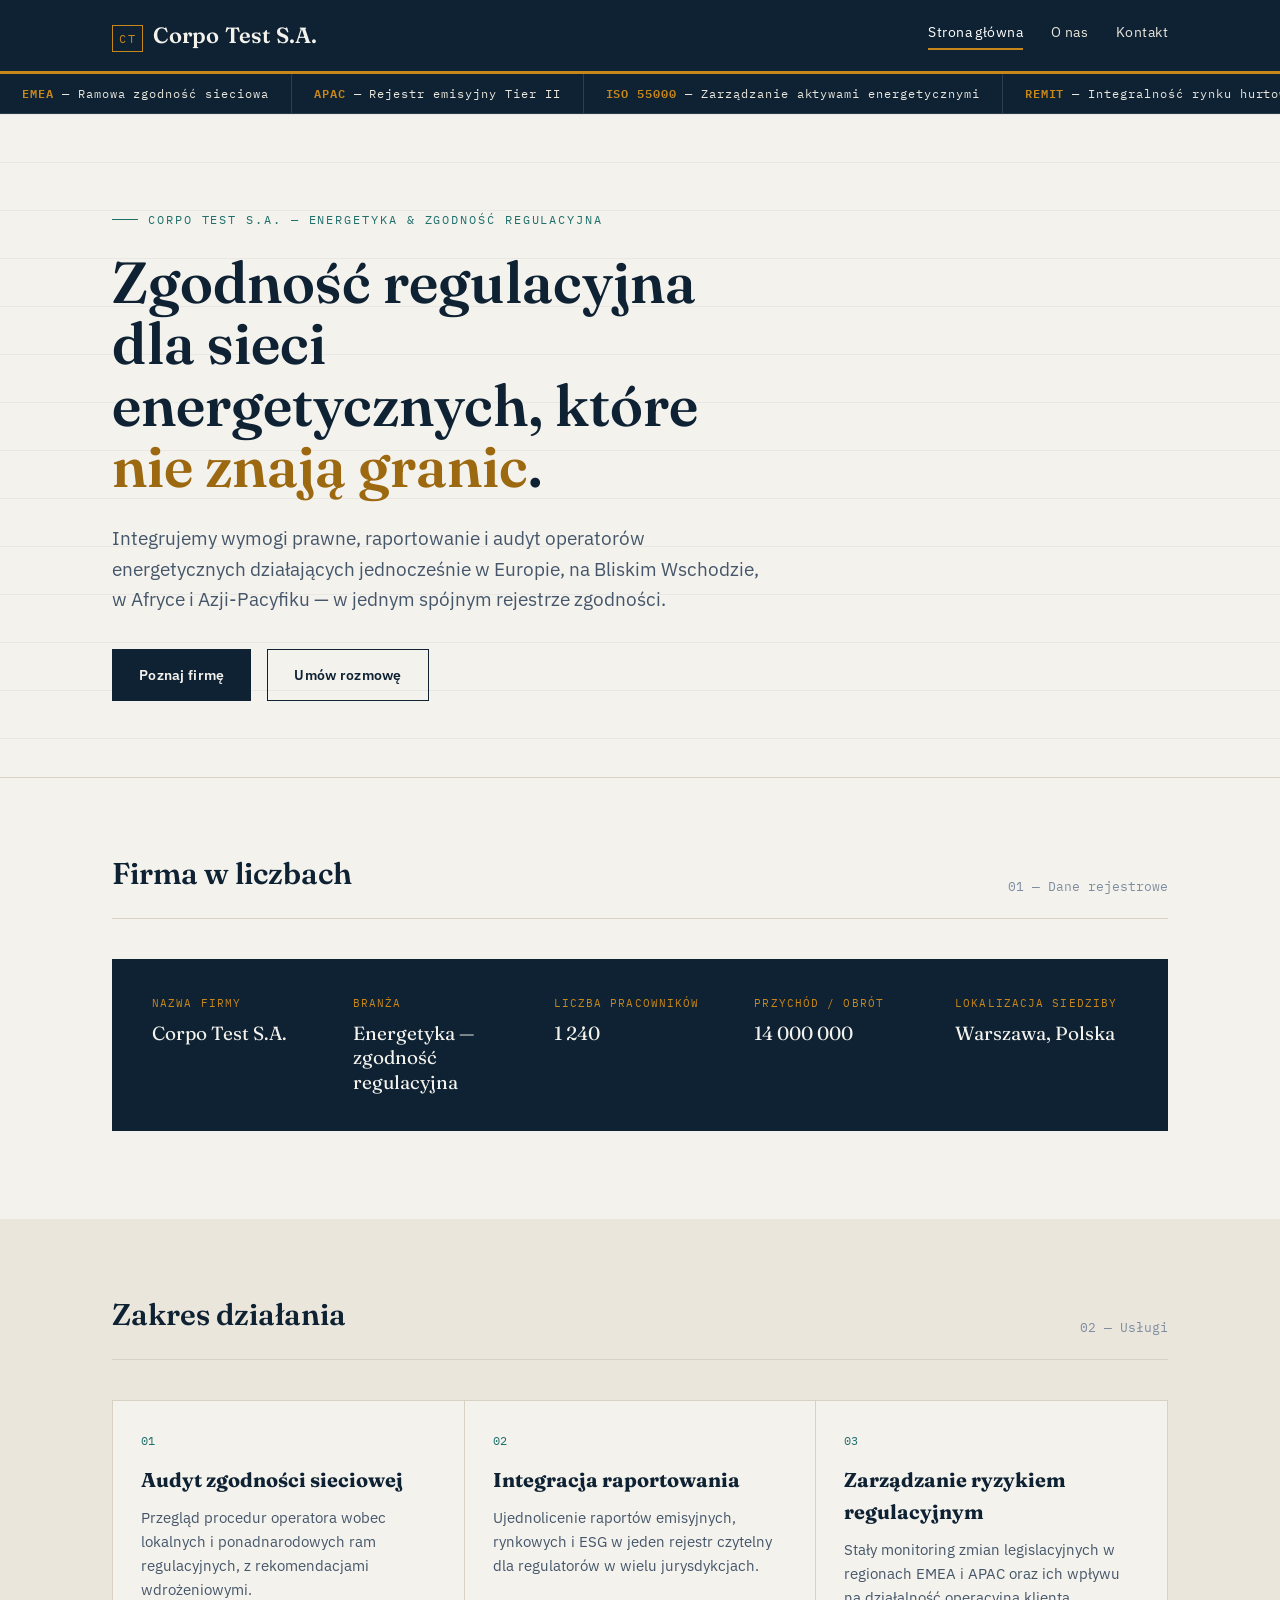
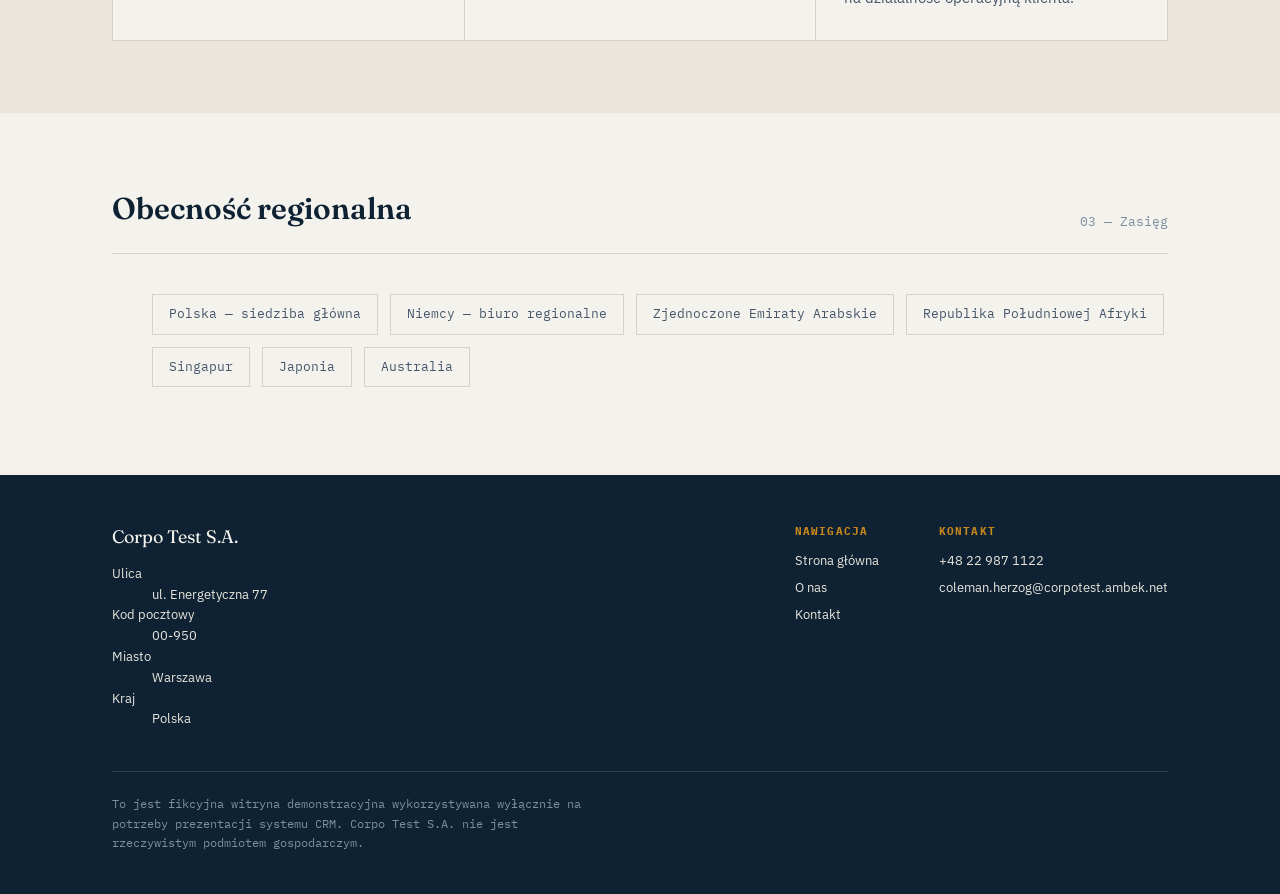
<file: index.html>
<!DOCTYPE html>
<html lang="pl">
<head>
<meta charset="UTF-8">
<meta name="viewport" content="width=device-width, initial-scale=1.0">
<title>Corpo Test S.A. — Zgodność regulacyjna w energetyce EMEA/APAC</title>
<meta name="description" content="Corpo Test S.A. — doradztwo i integracja zgodności regulacyjnej dla multinarodowych operatorów energetycznych w regionach EMEA i APAC.">
<link rel="preconnect" href="https://fonts.googleapis.com">
<link href="https://fonts.googleapis.com/css2?family=Fraunces:opsz,wght@9..144,500;9..144,600;9..144,700&family=IBM+Plex+Sans:wght@400;500;600&family=IBM+Plex+Mono:wght@400;500;600&display=swap" rel="stylesheet">
<link rel="stylesheet" href="style.css">
</head>
<body>

<header class="site-header">
  <div class="wrap">
    <a class="brand" href="index.html">
      <span class="brand-mark">CT</span>
      <span class="brand-name">Corpo Test S.A.</span>
    </a>
    <nav class="site-nav">
      <a href="index.html" aria-current="page">Strona główna</a>
      <a href="o-nas.html">O nas</a>
      <a href="kontakt.html">Kontakt</a>
    </nav>
  </div>
</header>

<div class="ledger-strip" aria-hidden="true">
  <div class="ledger-track">
    <span><b>EMEA</b> — Ramowa zgodność sieciowa</span>
    <span><b>APAC</b> — Rejestr emisyjny Tier II</span>
    <span><b>ISO 55000</b> — Zarządzanie aktywami energetycznymi</span>
    <span><b>REMIT</b> — Integralność rynku hurtowego</span>
    <span><b>ESG</b> — Raportowanie łańcucha dostaw</span>
    <span><b>EMEA</b> — Ramowa zgodność sieciowa</span>
    <span><b>APAC</b> — Rejestr emisyjny Tier II</span>
    <span><b>ISO 55000</b> — Zarządzanie aktywami energetycznymi</span>
    <span><b>REMIT</b> — Integralność rynku hurtowego</span>
    <span><b>ESG</b> — Raportowanie łańcucha dostaw</span>
  </div>
</div>

<main>

  <section class="hero gridlines">
    <div class="wrap">
      <div class="eyebrow">Corpo Test S.A. — Energetyka &amp; Zgodność regulacyjna</div>
      <h1>Zgodność regulacyjna dla sieci energetycznych, które <em>nie znają granic</em>.</h1>
      <p class="lede">Integrujemy wymogi prawne, raportowanie i audyt operatorów energetycznych działających jednocześnie w Europie, na Bliskim Wschodzie, w Afryce i Azji-Pacyfiku — w jednym spójnym rejestrze zgodności.</p>
      <div class="btn-row">
        <a class="btn btn-primary" href="o-nas.html">Poznaj firmę</a>
        <a class="btn btn-ghost" href="kontakt.html">Umów rozmowę</a>
      </div>
    </div>
  </section>

  <section>
    <div class="wrap">
      <div class="section-head">
        <h2>Firma w liczbach</h2>
        <span class="num">01 — Dane rejestrowe</span>
      </div>
      <dl class="company-facts">
        <div class="fact">
          <dt>Nazwa firmy</dt>
          <dd data-field="nazwa-firmy">Corpo Test S.A.</dd>
        </div>
        <div class="fact">
          <dt>Branża</dt>
          <dd data-field="branza">Energetyka — zgodność regulacyjna</dd>
        </div>
        <div class="fact">
          <dt>Liczba pracowników</dt>
          <dd data-field="liczba-pracownikow">1 240</dd>
        </div>
        <div class="fact">
          <dt>Przychód / obrót</dt>
          <dd data-field="przychod" data-currency="PLN">14 000 000</dd>
        </div>
        <div class="fact">
          <dt>Lokalizacja siedziby</dt>
          <dd data-field="lokalizacja-siedziby">Warszawa, Polska</dd>
        </div>
      </dl>
    </div>
  </section>

  <section class="alt">
    <div class="wrap">
      <div class="section-head">
        <h2>Zakres działania</h2>
        <span class="num">02 — Usługi</span>
      </div>
      <div class="grid-3">
        <div class="card">
          <div class="card-index">01</div>
          <h3>Audyt zgodności sieciowej</h3>
          <p>Przegląd procedur operatora wobec lokalnych i ponadnarodowych ram regulacyjnych, z rekomendacjami wdrożeniowymi.</p>
        </div>
        <div class="card">
          <div class="card-index">02</div>
          <h3>Integracja raportowania</h3>
          <p>Ujednolicenie raportów emisyjnych, rynkowych i ESG w jeden rejestr czytelny dla regulatorów w wielu jurysdykcjach.</p>
        </div>
        <div class="card">
          <div class="card-index">03</div>
          <h3>Zarządzanie ryzykiem regulacyjnym</h3>
          <p>Stały monitoring zmian legislacyjnych w regionach EMEA i APAC oraz ich wpływu na działalność operacyjną klienta.</p>
        </div>
      </div>
    </div>
  </section>

  <section>
    <div class="wrap">
      <div class="section-head">
        <h2>Obecność regionalna</h2>
        <span class="num">03 — Zasięg</span>
      </div>
      <ul class="region-list">
        <li>Polska — siedziba główna</li>
        <li>Niemcy — biuro regionalne</li>
        <li>Zjednoczone Emiraty Arabskie</li>
        <li>Republika Południowej Afryki</li>
        <li>Singapur</li>
        <li>Japonia</li>
        <li>Australia</li>
      </ul>
    </div>
  </section>

</main>

<footer>
  <div class="wrap">
    <div class="foot-top">
      <div>
        <div class="foot-brand">Corpo Test S.A.</div>
        <p class="legal">
          <div class="fact">
            <dt>Ulica</dt>
            <dd data-field="ulica">ul. Energetyczna 77</dd>
          </div>
          
          <div class="fact">
            <dt>Kod pocztowy</dt>
            <dd data-field="kod-pocztowy">00-950</dd>
          </div>
          
          <div class="fact">
            <dt>Miasto</dt>
            <dd data-field="miasto">Warszawa</dd>
          </div>
          
          <div class="fact">
            <dt>Kraj</dt>
            <dd data-field="kraj">Polska</dd>
          </div>

        </p>
      </div>
      <div class="foot-cols">
        <div>
          <h5>Nawigacja</h5>
          <ul>
            <li><a href="index.html">Strona główna</a></li>
            <li><a href="o-nas.html">O nas</a></li>
            <li><a href="kontakt.html">Kontakt</a></li>
          </ul>
        </div>
        <div>
          <h5>Kontakt</h5>
          <ul>
            <li>+48 22 987 1122</li>
            <li>coleman.herzog@corpotest.ambek.net</li>
          </ul>
        </div>
      </div>
    </div>
    <p class="legal">To jest fikcyjna witryna demonstracyjna wykorzystywana wyłącznie na potrzeby prezentacji systemu CRM. Corpo Test S.A. nie jest rzeczywistym podmiotem gospodarczym.</p>
  </div>
</footer>

</body>
</html>
</file>
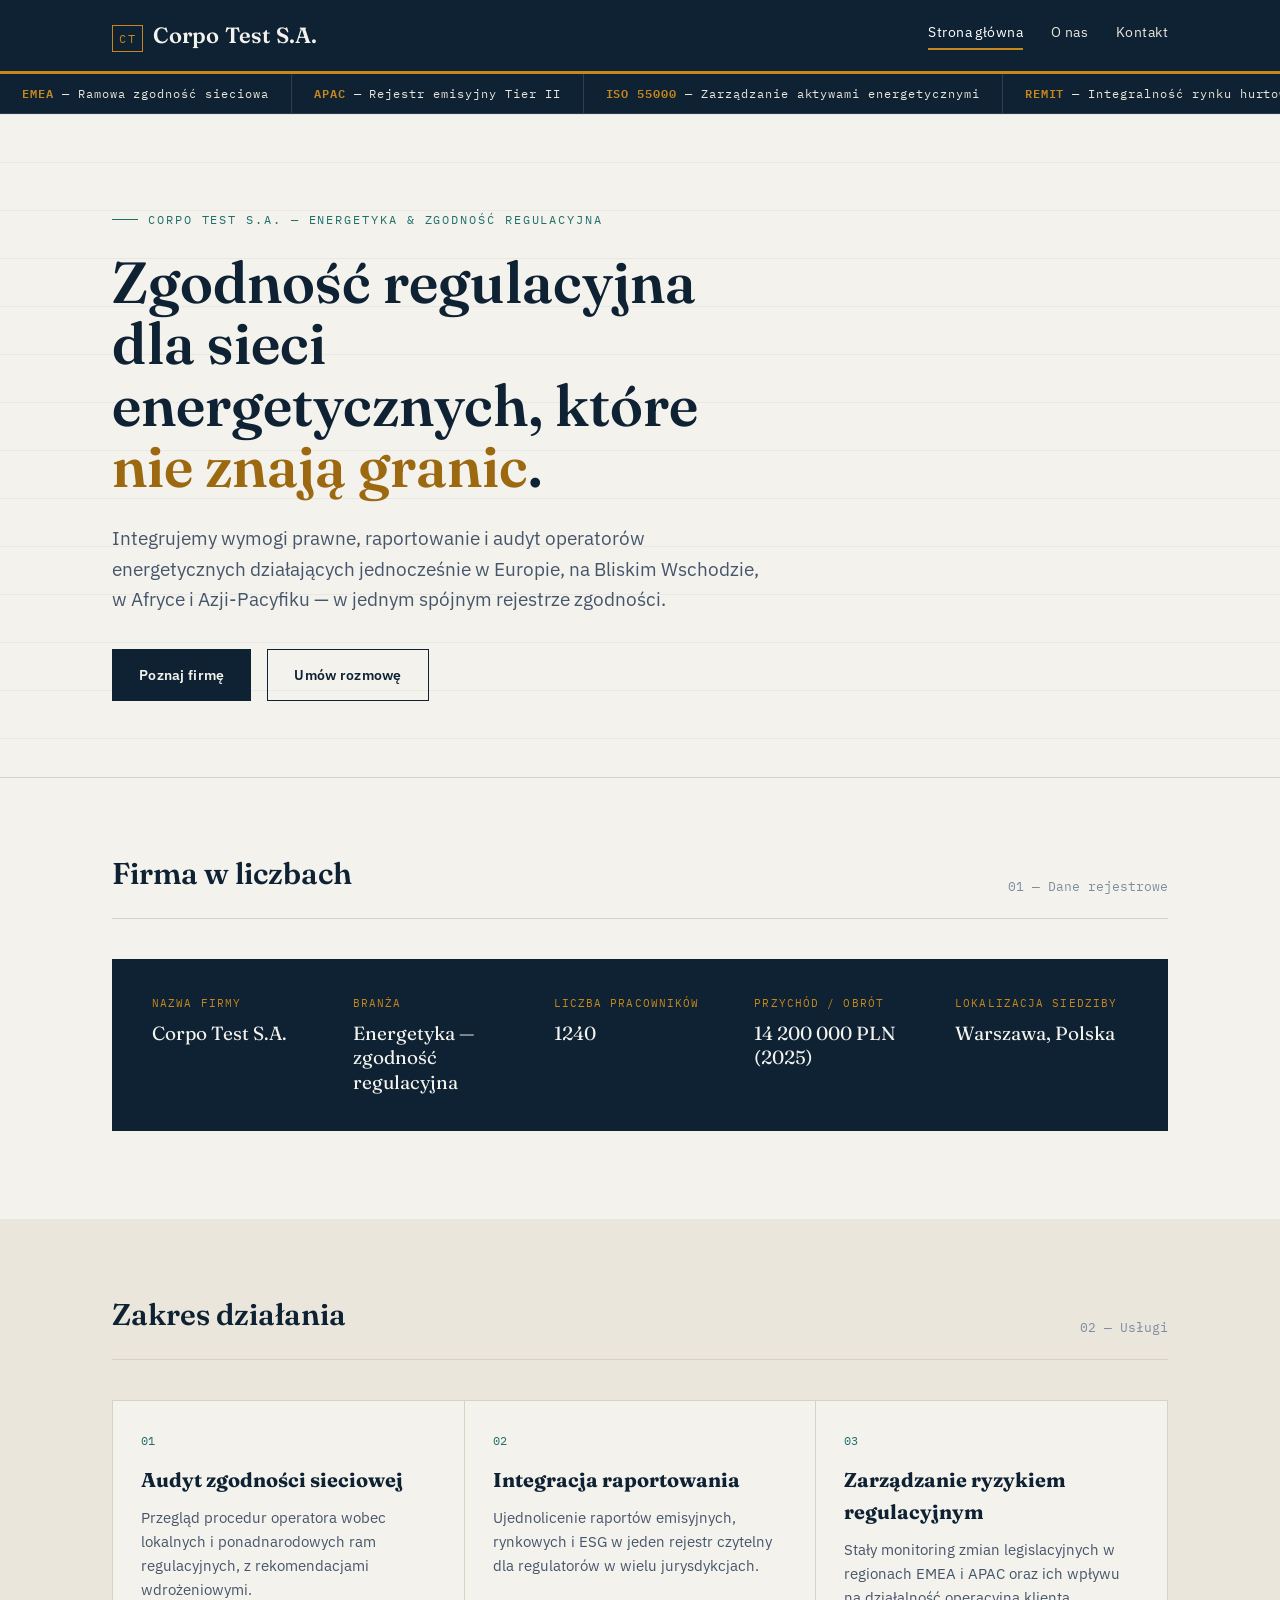
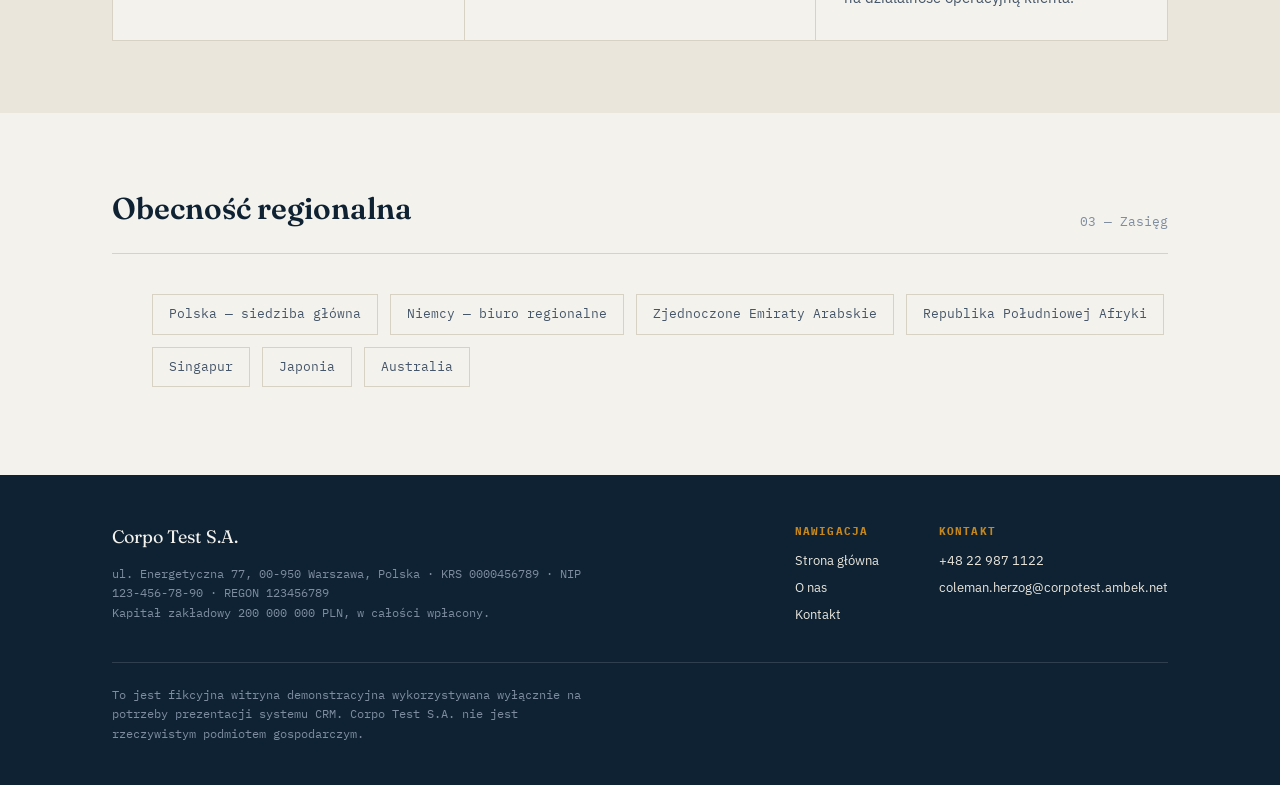
<file: CorpoTest/index.html>
<!DOCTYPE html>
<html lang="pl">
<head>
<meta charset="UTF-8">
<meta name="viewport" content="width=device-width, initial-scale=1.0">
<title>Corpo Test S.A. — Zgodność regulacyjna w energetyce EMEA/APAC</title>
<meta name="description" content="Corpo Test S.A. — doradztwo i integracja zgodności regulacyjnej dla multinarodowych operatorów energetycznych w regionach EMEA i APAC.">
<link rel="preconnect" href="https://fonts.googleapis.com">
<link href="https://fonts.googleapis.com/css2?family=Fraunces:opsz,wght@9..144,500;9..144,600;9..144,700&family=IBM+Plex+Sans:wght@400;500;600&family=IBM+Plex+Mono:wght@400;500;600&display=swap" rel="stylesheet">
<link rel="stylesheet" href="style.css">
</head>
<body>

<header class="site-header">
  <div class="wrap">
    <a class="brand" href="index.html">
      <span class="brand-mark">CT</span>
      <span class="brand-name">Corpo Test S.A.</span>
    </a>
    <nav class="site-nav">
      <a href="index.html" aria-current="page">Strona główna</a>
      <a href="o-nas.html">O nas</a>
      <a href="kontakt.html">Kontakt</a>
    </nav>
  </div>
</header>

<div class="ledger-strip" aria-hidden="true">
  <div class="ledger-track">
    <span><b>EMEA</b> — Ramowa zgodność sieciowa</span>
    <span><b>APAC</b> — Rejestr emisyjny Tier II</span>
    <span><b>ISO 55000</b> — Zarządzanie aktywami energetycznymi</span>
    <span><b>REMIT</b> — Integralność rynku hurtowego</span>
    <span><b>ESG</b> — Raportowanie łańcucha dostaw</span>
    <span><b>EMEA</b> — Ramowa zgodność sieciowa</span>
    <span><b>APAC</b> — Rejestr emisyjny Tier II</span>
    <span><b>ISO 55000</b> — Zarządzanie aktywami energetycznymi</span>
    <span><b>REMIT</b> — Integralność rynku hurtowego</span>
    <span><b>ESG</b> — Raportowanie łańcucha dostaw</span>
  </div>
</div>

<main>

  <section class="hero gridlines">
    <div class="wrap">
      <div class="eyebrow">Corpo Test S.A. — Energetyka &amp; Zgodność regulacyjna</div>
      <h1>Zgodność regulacyjna dla sieci energetycznych, które <em>nie znają granic</em>.</h1>
      <p class="lede">Integrujemy wymogi prawne, raportowanie i audyt operatorów energetycznych działających jednocześnie w Europie, na Bliskim Wschodzie, w Afryce i Azji-Pacyfiku — w jednym spójnym rejestrze zgodności.</p>
      <div class="btn-row">
        <a class="btn btn-primary" href="o-nas.html">Poznaj firmę</a>
        <a class="btn btn-ghost" href="kontakt.html">Umów rozmowę</a>
      </div>
    </div>
  </section>

  <section>
    <div class="wrap">
      <div class="section-head">
        <h2>Firma w liczbach</h2>
        <span class="num">01 — Dane rejestrowe</span>
      </div>
      <dl class="company-facts">
        <div class="fact">
          <dt>Nazwa firmy</dt>
          <dd data-field="nazwa-firmy">Corpo Test S.A.</dd>
        </div>
        <div class="fact">
          <dt>Branża</dt>
          <dd data-field="branza">Energetyka — zgodność regulacyjna</dd>
        </div>
        <div class="fact">
          <dt>Liczba pracowników</dt>
          <dd data-field="liczba-pracownikow">1240</dd>
        </div>
        <div class="fact">
          <dt>Przychód / obrót</dt>
          <dd data-field="przychod">14 200 000 PLN (2025)</dd>
        </div>
        <div class="fact">
          <dt>Lokalizacja siedziby</dt>
          <dd data-field="lokalizacja-siedziby">Warszawa, Polska</dd>
        </div>
      </dl>
    </div>
  </section>

  <section class="alt">
    <div class="wrap">
      <div class="section-head">
        <h2>Zakres działania</h2>
        <span class="num">02 — Usługi</span>
      </div>
      <div class="grid-3">
        <div class="card">
          <div class="card-index">01</div>
          <h3>Audyt zgodności sieciowej</h3>
          <p>Przegląd procedur operatora wobec lokalnych i ponadnarodowych ram regulacyjnych, z rekomendacjami wdrożeniowymi.</p>
        </div>
        <div class="card">
          <div class="card-index">02</div>
          <h3>Integracja raportowania</h3>
          <p>Ujednolicenie raportów emisyjnych, rynkowych i ESG w jeden rejestr czytelny dla regulatorów w wielu jurysdykcjach.</p>
        </div>
        <div class="card">
          <div class="card-index">03</div>
          <h3>Zarządzanie ryzykiem regulacyjnym</h3>
          <p>Stały monitoring zmian legislacyjnych w regionach EMEA i APAC oraz ich wpływu na działalność operacyjną klienta.</p>
        </div>
      </div>
    </div>
  </section>

  <section>
    <div class="wrap">
      <div class="section-head">
        <h2>Obecność regionalna</h2>
        <span class="num">03 — Zasięg</span>
      </div>
      <ul class="region-list">
        <li>Polska — siedziba główna</li>
        <li>Niemcy — biuro regionalne</li>
        <li>Zjednoczone Emiraty Arabskie</li>
        <li>Republika Południowej Afryki</li>
        <li>Singapur</li>
        <li>Japonia</li>
        <li>Australia</li>
      </ul>
    </div>
  </section>

</main>

<footer>
  <div class="wrap">
    <div class="foot-top">
      <div>
        <div class="foot-brand">Corpo Test S.A.</div>
        <p class="legal">
          ul. Energetyczna 77, 00-950 Warszawa, Polska · KRS 0000456789 · NIP 123-456-78-90 · REGON 123456789<br>
          Kapitał zakładowy 200 000 000 PLN, w całości wpłacony.
        </p>
        <div style="display:none;">
          <dd data-field="ulica">ul. Energetyczna 77</dd>
          <dd data-field="kod-pocztowy">00-950</dd>
          <dd data-field="miasto">Warszawa</dd>
          <dd data-field="kraj">Polska</dd>
        </div>
      </div>
      <div class="foot-cols">
        <div>
          <h5>Nawigacja</h5>
          <ul>
            <li><a href="index.html">Strona główna</a></li>
            <li><a href="o-nas.html">O nas</a></li>
            <li><a href="kontakt.html">Kontakt</a></li>
          </ul>
        </div>
        <div>
          <h5>Kontakt</h5>
          <ul>
            <li>+48 22 987 1122</li>
            <li>coleman.herzog@corpotest.ambek.net</li>
          </ul>
        </div>
      </div>
    </div>
    <p class="legal">To jest fikcyjna witryna demonstracyjna wykorzystywana wyłącznie na potrzeby prezentacji systemu CRM. Corpo Test S.A. nie jest rzeczywistym podmiotem gospodarczym.</p>
  </div>
</footer>

</body>
</html>
</file>
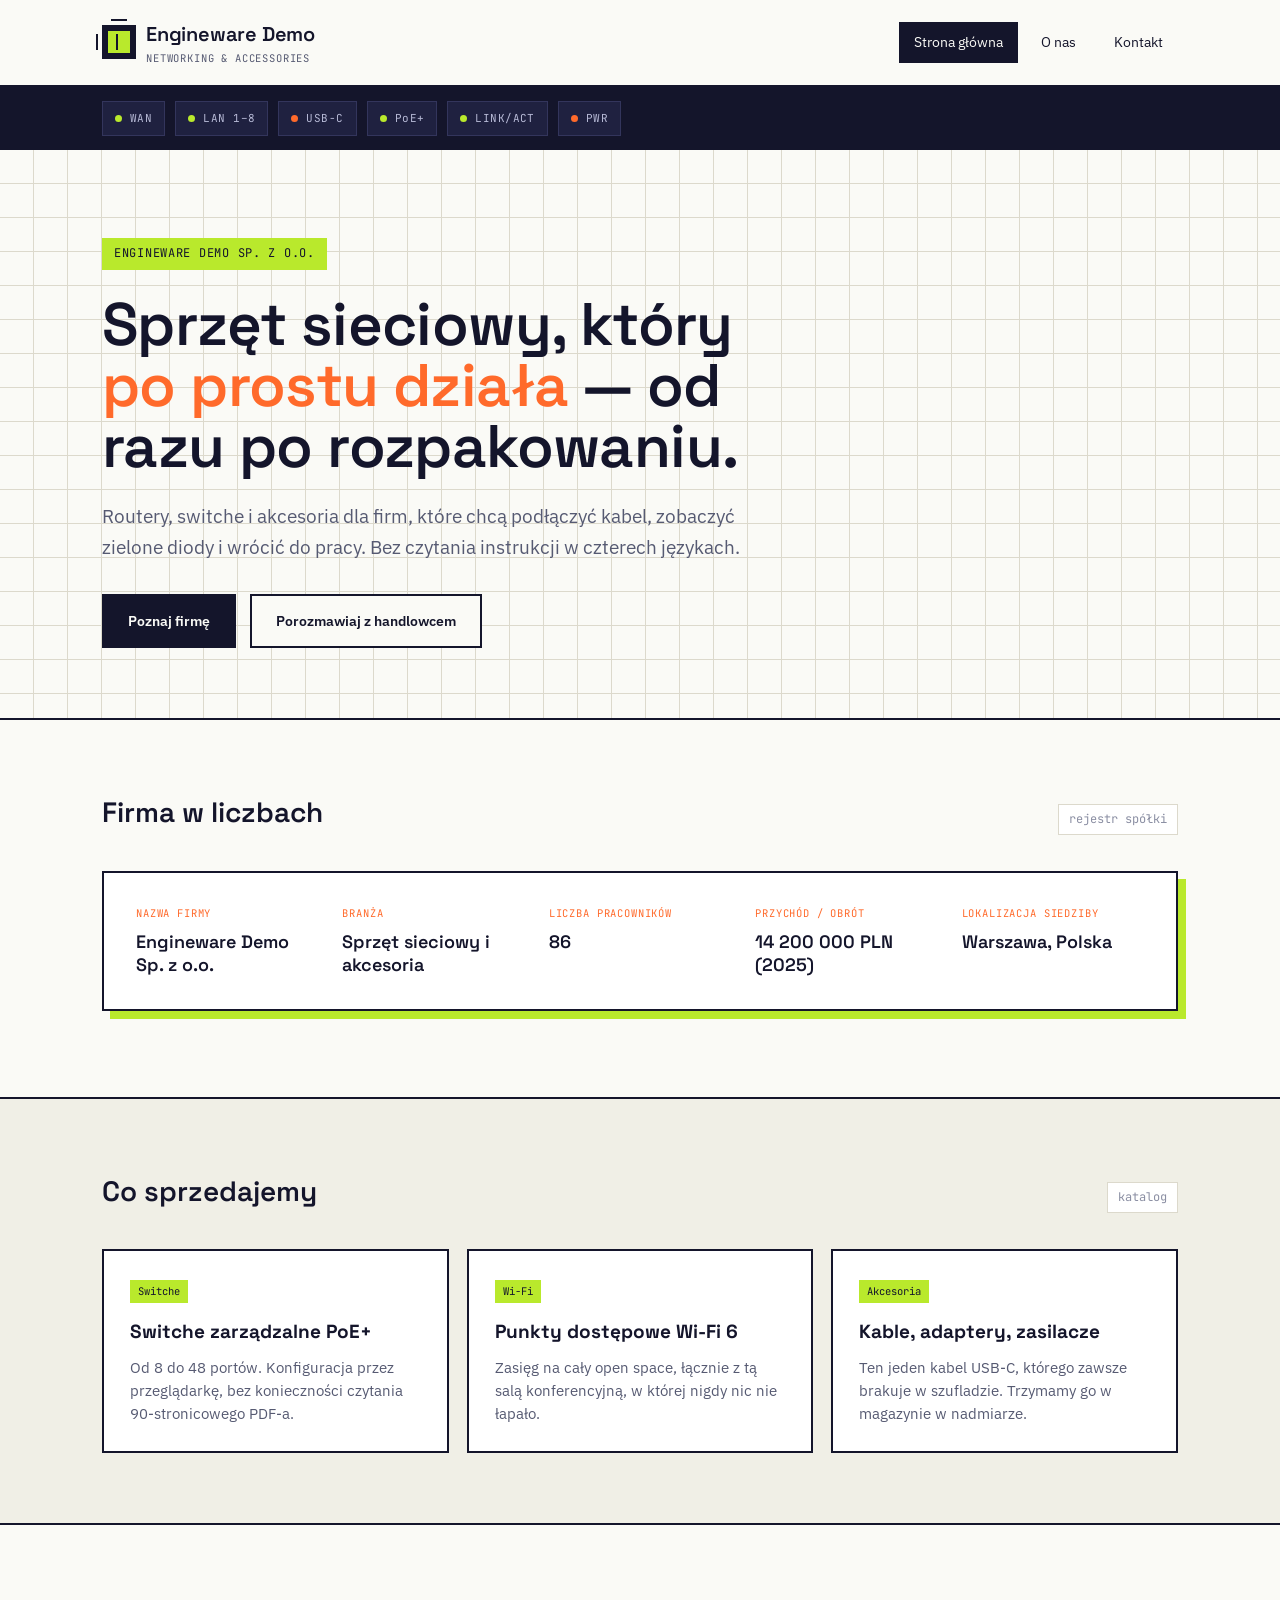
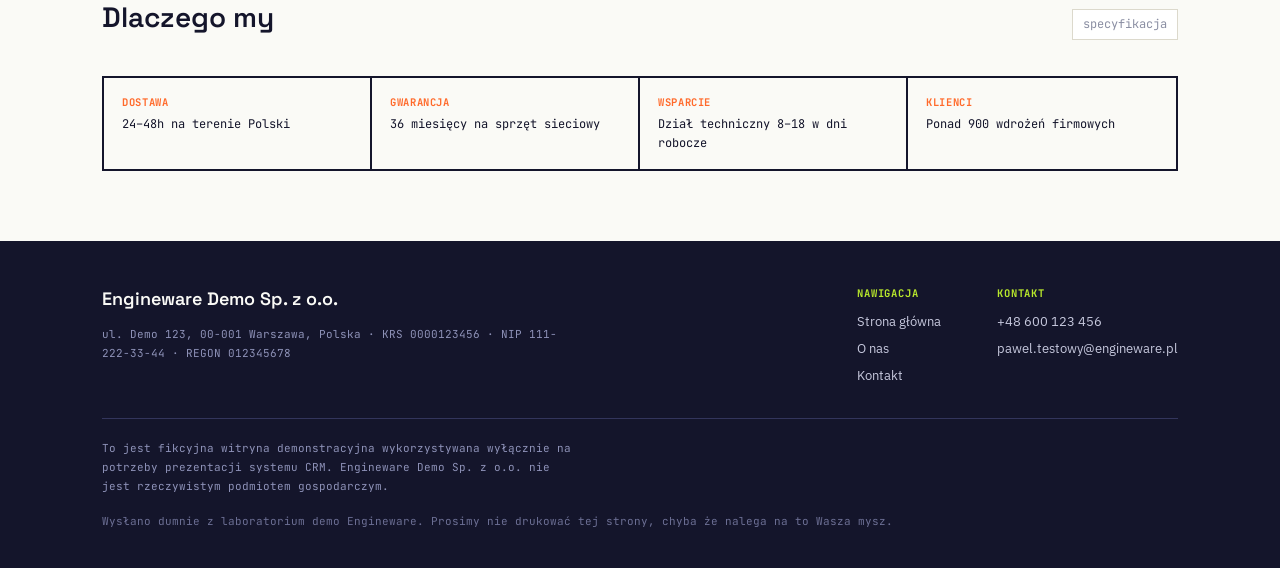
<file: EngineWare/index.html>
<!DOCTYPE html>
<html lang="pl">
<head>
<meta charset="UTF-8">
<meta name="viewport" content="width=device-width, initial-scale=1.0">
<title>Engineware Demo Sp. z o.o. — Sprzęt sieciowy i akcesoria</title>
<meta name="description" content="Engineware Demo Sp. z o.o. — routery, switche i akcesoria sieciowe dla firm, które nie lubią się zastanawiać dwa razy.">
<link rel="preconnect" href="https://fonts.googleapis.com">
<link href="https://fonts.googleapis.com/css2?family=Space+Grotesk:wght@500;600;700&family=IBM+Plex+Sans:wght@400;500;600&family=JetBrains+Mono:wght@400;500;600&display=swap" rel="stylesheet">
<link rel="stylesheet" href="style.css">
</head>
<body>

<header class="site-header">
  <div class="wrap">
    <a class="brand" href="index.html">
      <span class="brand-chip"><span></span></span>
      <span class="brand-name">Engineware Demo<small>Networking &amp; Accessories</small></span>
    </a>
    <nav class="site-nav">
      <a href="index.html" aria-current="page">Strona główna</a>
      <a href="o-nas.html">O nas</a>
      <a href="kontakt.html">Kontakt</a>
    </nav>
  </div>
</header>

<div class="faceplate" aria-hidden="true">
  <div class="wrap">
    <div class="port"><span class="led"></span> WAN</div>
    <div class="port"><span class="led"></span> LAN 1–8</div>
    <div class="port"><span class="led"></span> USB-C</div>
    <div class="port"><span class="led"></span> PoE+</div>
    <div class="port"><span class="led"></span> LINK/ACT</div>
    <div class="port"><span class="led"></span> PWR</div>
  </div>
</div>

<main>

  <section class="hero pcb">
    <div class="wrap">
      <div class="eyebrow">Engineware Demo Sp. z o.o.</div>
      <h1>Sprzęt sieciowy, który <span class="accent">po prostu działa</span> — od razu po rozpakowaniu.</h1>
      <p class="lede">Routery, switche i akcesoria dla firm, które chcą podłączyć kabel, zobaczyć zielone diody i wrócić do pracy. Bez czytania instrukcji w czterech językach.</p>
      <div class="btn-row">
        <a class="btn btn-primary" href="o-nas.html">Poznaj firmę</a>
        <a class="btn btn-ghost" href="kontakt.html">Porozmawiaj z handlowcem</a>
      </div>
    </div>
  </section>

  <section>
    <div class="wrap">
      <div class="section-head">
        <h2>Firma w liczbach</h2>
        <span class="tag">rejestr spółki</span>
      </div>
      <dl class="company-facts">
        <div class="fact">
          <dt>Nazwa firmy</dt>
          <dd data-field="nazwa-firmy">Engineware Demo Sp. z o.o.</dd>
        </div>
        <div class="fact">
          <dt>Branża</dt>
          <dd data-field="branza">Sprzęt sieciowy i akcesoria</dd>
        </div>
        <div class="fact">
          <dt>Liczba pracowników</dt>
          <dd data-field="liczba-pracownikow">86</dd>
        </div>
        <div class="fact">
          <dt>Przychód / obrót</dt>
          <dd data-field="przychod">14 200 000 PLN (2025)</dd>
        </div>
        <div class="fact">
          <dt>Lokalizacja siedziby</dt>
          <dd data-field="lokalizacja-siedziby">Warszawa, Polska</dd>
        </div>
      </dl>
    </div>
  </section>

  <section class="alt">
    <div class="wrap">
      <div class="section-head">
        <h2>Co sprzedajemy</h2>
        <span class="tag">katalog</span>
      </div>
      <div class="grid-3">
        <div class="card">
          <span class="spec-tag">Switche</span>
          <h3>Switche zarządzalne PoE+</h3>
          <p>Od 8 do 48 portów. Konfiguracja przez przeglądarkę, bez konieczności czytania 90-stronicowego PDF-a.</p>
        </div>
        <div class="card">
          <span class="spec-tag">Wi-Fi</span>
          <h3>Punkty dostępowe Wi-Fi 6</h3>
          <p>Zasięg na cały open space, łącznie z tą salą konferencyjną, w której nigdy nic nie łapało.</p>
        </div>
        <div class="card">
          <span class="spec-tag">Akcesoria</span>
          <h3>Kable, adaptery, zasilacze</h3>
          <p>Ten jeden kabel USB-C, którego zawsze brakuje w szufladzie. Trzymamy go w magazynie w nadmiarze.</p>
        </div>
      </div>
    </div>
  </section>

  <section>
    <div class="wrap">
      <div class="section-head">
        <h2>Dlaczego my</h2>
        <span class="tag">specyfikacja</span>
      </div>
      <div class="spec-strip">
        <div><b>Dostawa</b>24–48h na terenie Polski</div>
        <div><b>Gwarancja</b>36 miesięcy na sprzęt sieciowy</div>
        <div><b>Wsparcie</b>Dział techniczny 8–18 w dni robocze</div>
        <div><b>Klienci</b>Ponad 900 wdrożeń firmowych</div>
      </div>
    </div>
  </section>

</main>

<footer>
  <div class="wrap">
    <div class="foot-top">
      <div>
        <div class="foot-brand">Engineware Demo Sp. z o.o.</div>
        <p class="legal">
          <p class="legal">
          ul. Demo 123, 00-001 Warszawa, Polska · KRS 0000123456 · NIP 111-222-33-44 · REGON 012345678
            <div style="display:none;">
              <dd data-field="ulica">ul. Demo 123</dd>
              <dd data-field="kod-pocztowy">00-001</dd>
              <dd data-field="miasto">Warszawa</dd>
              <dd data-field="kraj">Polska</dd>
          </div>
        </p>
        </p>
      </div>
      <div class="foot-cols">
        <div>
          <h5>Nawigacja</h5>
          <ul>
            <li><a href="index.html">Strona główna</a></li>
            <li><a href="o-nas.html">O nas</a></li>
            <li><a href="kontakt.html">Kontakt</a></li>
          </ul>
        </div>
        <div>
          <h5>Kontakt</h5>
          <ul>
            <li>+48 600 123 456</li>
            <li>pawel.testowy@engineware.pl</li>
          </ul>
        </div>
      </div>
    </div>
    <p class="legal">To jest fikcyjna witryna demonstracyjna wykorzystywana wyłącznie na potrzeby prezentacji systemu CRM. Engineware Demo Sp. z o.o. nie jest rzeczywistym podmiotem gospodarczym.</p>
    <p class="quip">Wysłano dumnie z laboratorium demo Engineware. Prosimy nie drukować tej strony, chyba że nalega na to Wasza mysz.</p>
  </div>
</footer>

</body>
</html>
</file>
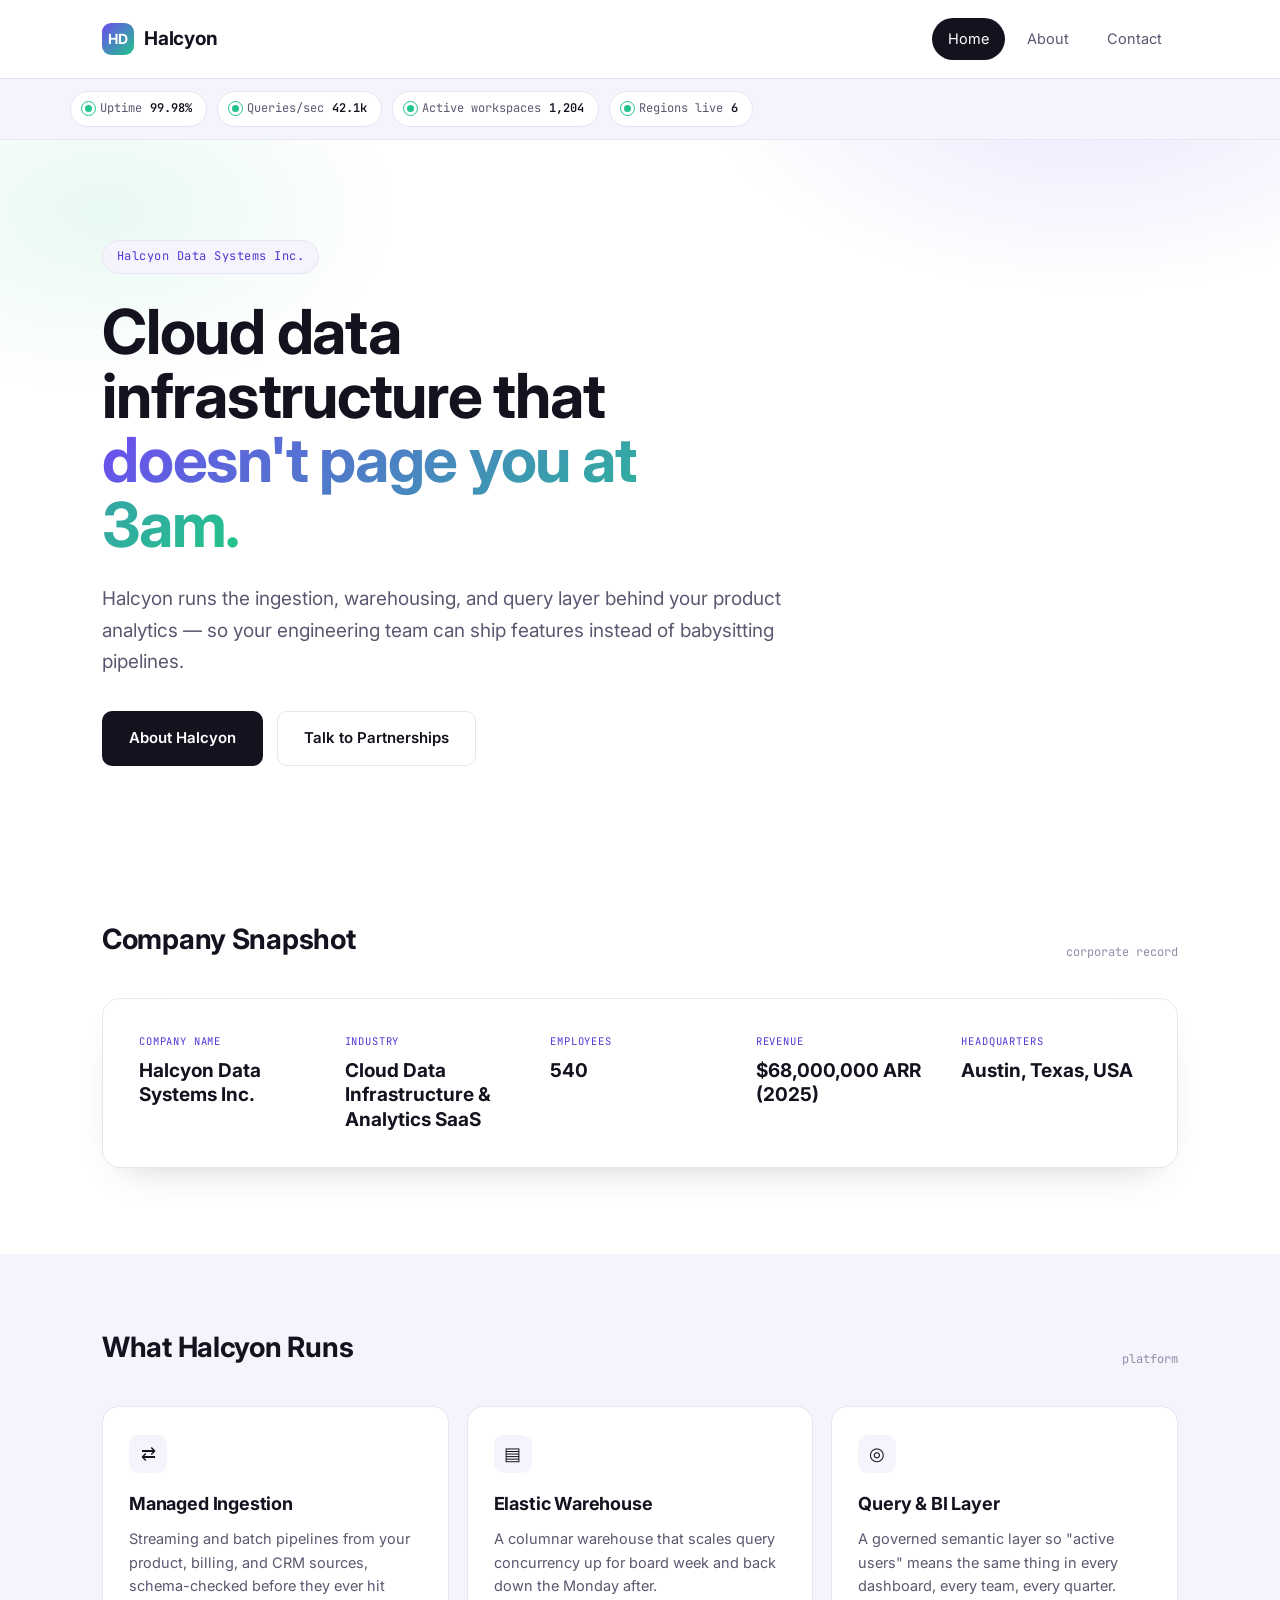
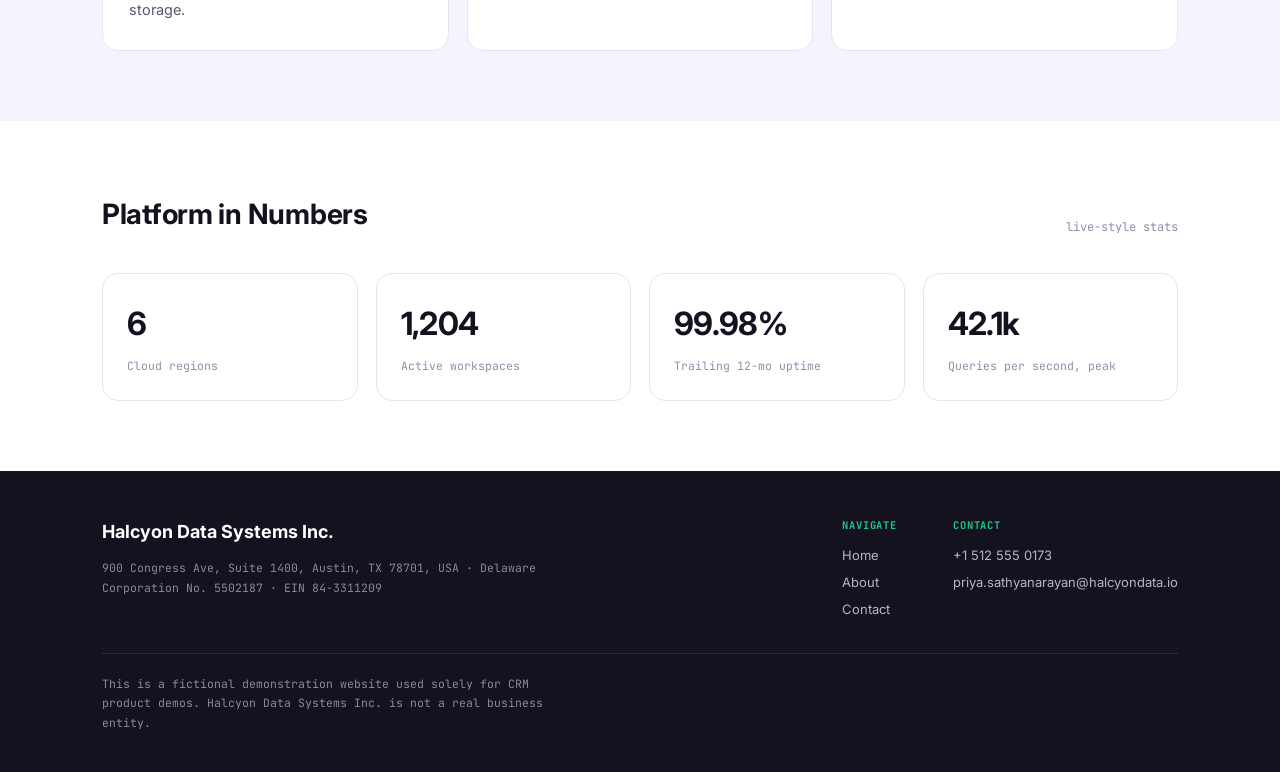
<file: Halycon/index.html>
<!DOCTYPE html>
<html lang="en">
<head>
<meta charset="UTF-8">
<meta name="viewport" content="width=device-width, initial-scale=1.0">
<title>Halcyon Data Systems Inc. — Cloud Data Infrastructure That Doesn't Wake You Up</title>
<meta name="description" content="Halcyon Data Systems Inc. — managed cloud data infrastructure and analytics for engineering teams who'd rather not be paged.">
<link rel="preconnect" href="https://fonts.googleapis.com">
<link href="https://fonts.googleapis.com/css2?family=Inter:wght@400;500;600;700&family=JetBrains+Mono:wght@400;500;600&display=swap" rel="stylesheet">
<link rel="stylesheet" href="style.css">
</head>
<body>

<header class="site-header">
  <div class="wrap">
    <a class="brand" href="index.html">
      <span class="brand-mark">HD</span>
      <span class="brand-name">Halcyon</span>
    </a>
    <nav class="site-nav">
      <a href="index.html" aria-current="page">Home</a>
      <a href="about.html">About</a>
      <a href="contact.html">Contact</a>
    </nav>
  </div>
</header>

<div class="metrics-bar" aria-hidden="true">
  <div class="wrap metrics-track">
    <span class="pill"><span class="pulse"></span> Uptime <b>99.98%</b></span>
    <span class="pill"><span class="pulse"></span> Queries/sec <b>42.1k</b></span>
    <span class="pill"><span class="pulse"></span> Active workspaces <b>1,204</b></span>
    <span class="pill"><span class="pulse"></span> Regions live <b>6</b></span>
  </div>
</div>

<main>

  <section class="hero glow">
    <div class="wrap">
      <div class="eyebrow">Halcyon Data Systems Inc.</div>
      <h1>Cloud data infrastructure that <span class="accent">doesn't page you at 3am.</span></h1>
      <p class="lede">Halcyon runs the ingestion, warehousing, and query layer behind your product analytics — so your engineering team can ship features instead of babysitting pipelines.</p>
      <div class="btn-row">
        <a class="btn btn-primary" href="about.html">About Halcyon</a>
        <a class="btn btn-ghost" href="contact.html">Talk to Partnerships</a>
      </div>
    </div>
  </section>

  <section>
    <div class="wrap">
      <div class="section-head">
        <h2>Company Snapshot</h2>
        <span class="tag">corporate record</span>
      </div>
      <dl class="company-facts">
        <div class="fact">
          <dt>Company Name</dt>
          <dd data-field="nazwa-firmy">Halcyon Data Systems Inc.</dd>
        </div>
        <div class="fact">
          <dt>Industry</dt>
          <dd data-field="branza">Cloud Data Infrastructure &amp; Analytics SaaS</dd>
        </div>
        <div class="fact">
          <dt>Employees</dt>
          <dd data-field="liczba-pracownikow">540</dd>
        </div>
        <div class="fact">
          <dt>Revenue</dt>
          <dd data-field="przychod">$68,000,000 ARR (2025)</dd>
        </div>
        <div class="fact">
          <dt>Headquarters</dt>
          <dd data-field="lokalizacja-siedziby">Austin, Texas, USA</dd>
        </div>
      </dl>
    </div>
  </section>

  <section class="alt">
    <div class="wrap">
      <div class="section-head">
        <h2>What Halcyon Runs</h2>
        <span class="tag">platform</span>
      </div>
      <div class="grid-3">
        <div class="card">
          <div class="icon">⇄</div>
          <h3>Managed Ingestion</h3>
          <p>Streaming and batch pipelines from your product, billing, and CRM sources, schema-checked before they ever hit storage.</p>
        </div>
        <div class="card">
          <div class="icon">▤</div>
          <h3>Elastic Warehouse</h3>
          <p>A columnar warehouse that scales query concurrency up for board week and back down the Monday after.</p>
        </div>
        <div class="card">
          <div class="icon">◎</div>
          <h3>Query &amp; BI Layer</h3>
          <p>A governed semantic layer so "active users" means the same thing in every dashboard, every team, every quarter.</p>
        </div>
      </div>
    </div>
  </section>

  <section>
    <div class="wrap">
      <div class="section-head">
        <h2>Platform in Numbers</h2>
        <span class="tag">live-style stats</span>
      </div>
      <div class="stat-row">
        <div class="stat"><div class="num">6</div><div class="label">Cloud regions</div></div>
        <div class="stat"><div class="num">1,204</div><div class="label">Active workspaces</div></div>
        <div class="stat"><div class="num">99.98%</div><div class="label">Trailing 12-mo uptime</div></div>
        <div class="stat"><div class="num">42.1k</div><div class="label">Queries per second, peak</div></div>
      </div>
    </div>
  </section>

</main>

<footer>
  <div class="wrap">
    <div class="foot-top">
      <div>
        <div class="foot-brand">Halcyon Data Systems Inc.</div>
        <p class="legal">
          900 Congress Ave, Suite 1400, Austin, TX 78701, USA · Delaware Corporation No. 5502187 · EIN 84-3311209
          <div style="display:none;">
            <dd data-field="ulica">900 Congress Ave, Suite 1400</dd>
            <dd data-field="kod-pocztowy">78701</dd>
            <dd data-field="miasto">Austin</dd>
            <dd data-field="kraj">USA</dd>
          </div>
        </p>
      </div>
      <div class="foot-cols">
        <div>
          <h5>Navigate</h5>
          <ul>
            <li><a href="index.html">Home</a></li>
            <li><a href="about.html">About</a></li>
            <li><a href="contact.html">Contact</a></li>
          </ul>
        </div>
        <div>
          <h5>Contact</h5>
          <ul>
            <li>+1 512 555 0173</li>
            <li>priya.sathyanarayan@halcyondata.io</li>
          </ul>
        </div>
      </div>
    </div>
    <p class="legal">This is a fictional demonstration website used solely for CRM product demos. Halcyon Data Systems Inc. is not a real business entity.</p>
  </div>
</footer>

</body>
</html>
</file>
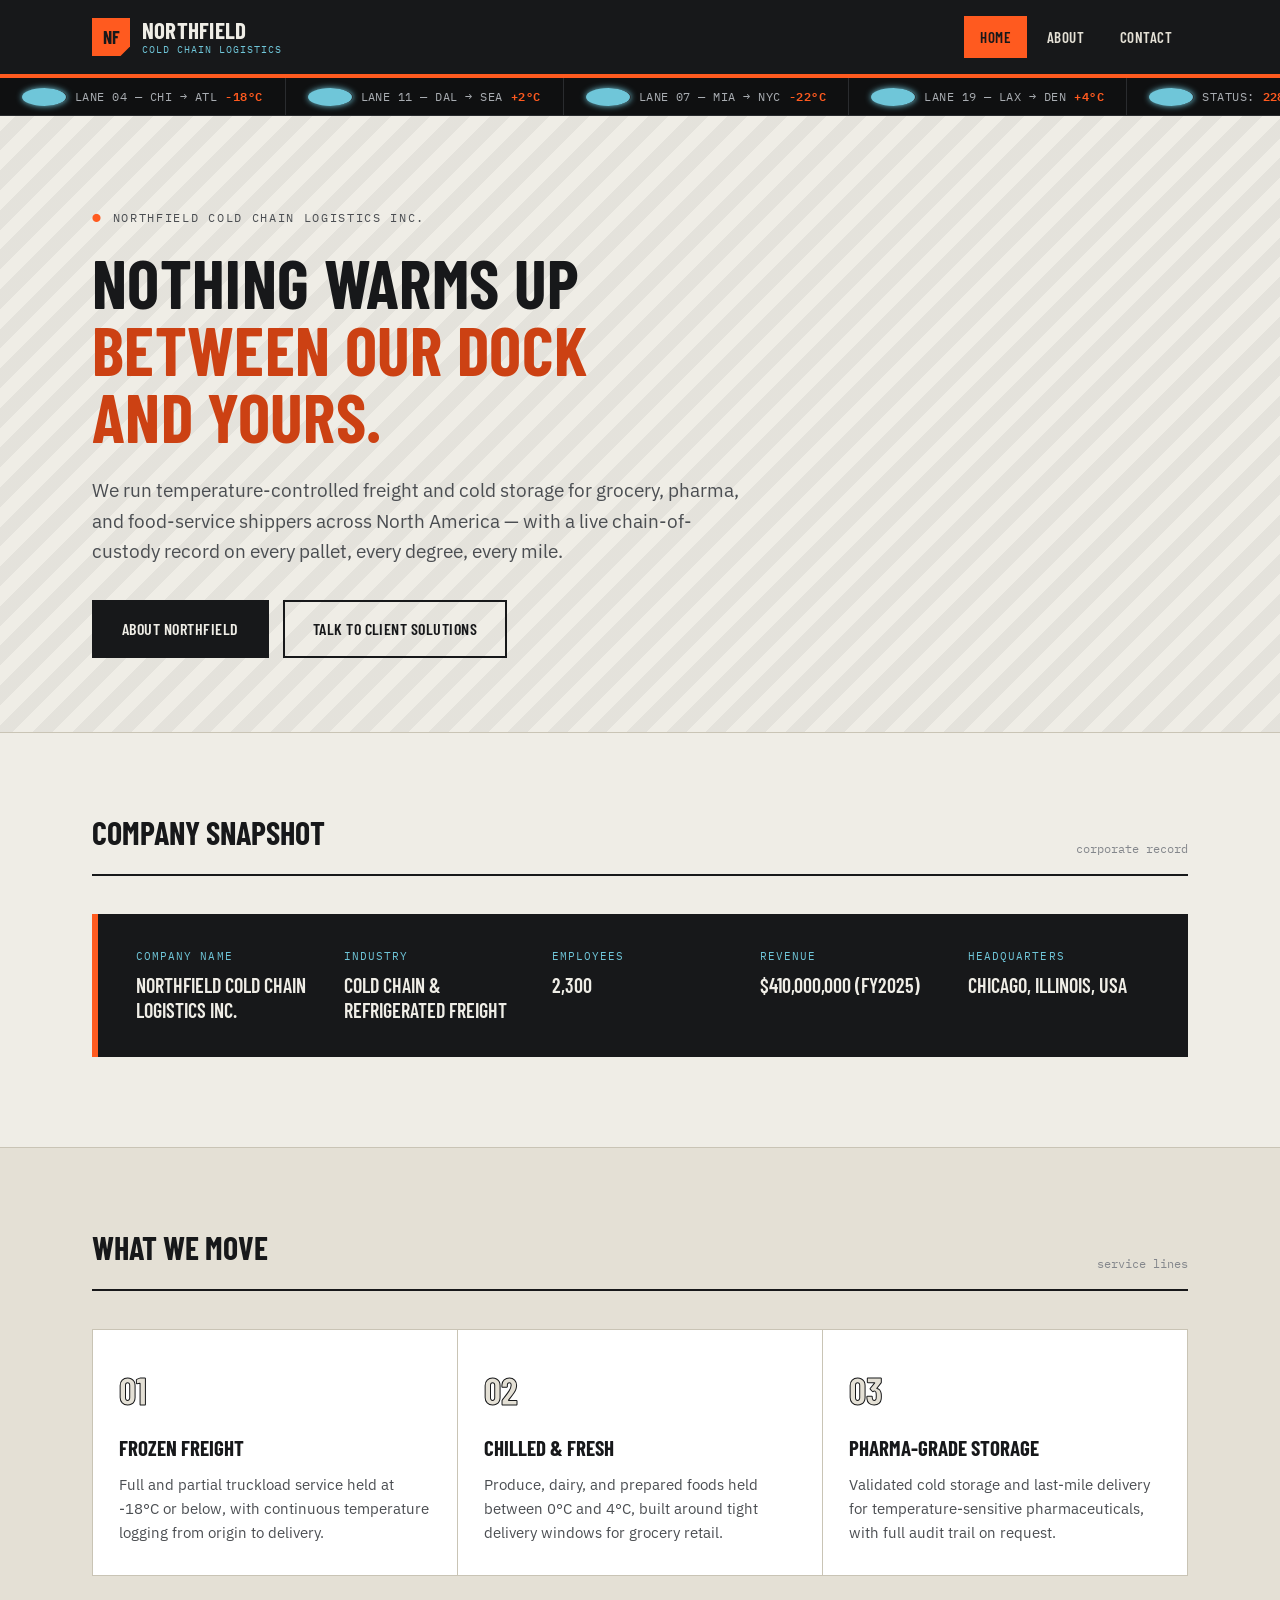
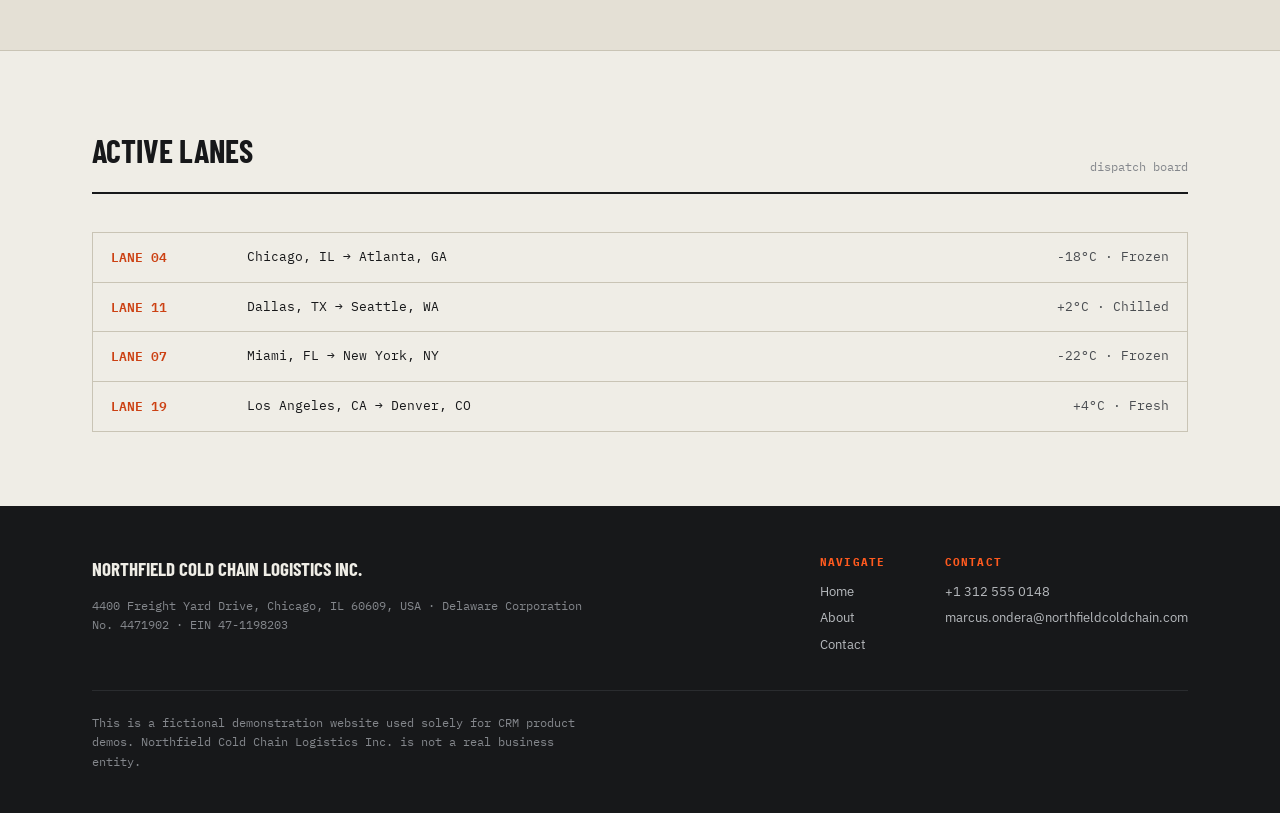
<file: NorthField/index.html>
<!DOCTYPE html>
<html lang="en">
<head>
<meta charset="UTF-8">
<meta name="viewport" content="width=device-width, initial-scale=1.0">
<title>Northfield Cold Chain Logistics Inc. — Refrigerated Freight, Coast to Coast</title>
<meta name="description" content="Northfield Cold Chain Logistics Inc. — temperature-controlled freight and cold storage logistics across North America.">
<link rel="preconnect" href="https://fonts.googleapis.com">
<link href="https://fonts.googleapis.com/css2?family=Barlow+Condensed:wght@600;700&family=IBM+Plex+Sans:wght@400;500;600&family=IBM+Plex+Mono:wght@400;500;600&display=swap" rel="stylesheet">
<link rel="stylesheet" href="style.css">
</head>
<body>

<header class="site-header">
  <div class="wrap">
    <a class="brand" href="index.html">
      <span class="brand-mark">NF</span>
      <span class="brand-name">Northfield<small>Cold Chain Logistics</small></span>
    </a>
    <nav class="site-nav">
      <a href="index.html" aria-current="page">Home</a>
      <a href="about.html">About</a>
      <a href="contact.html">Contact</a>
    </nav>
  </div>
</header>

<div class="manifest" aria-hidden="true">
  <div class="manifest-track">
    <span><span class="dot"></span> LANE 04 — CHI &rarr; ATL <b>-18&deg;C</b></span>
    <span><span class="dot"></span> LANE 11 — DAL &rarr; SEA <b>+2&deg;C</b></span>
    <span><span class="dot"></span> LANE 07 — MIA &rarr; NYC <b>-22&deg;C</b></span>
    <span><span class="dot"></span> LANE 19 — LAX &rarr; DEN <b>+4&deg;C</b></span>
    <span><span class="dot"></span> STATUS: <b>228 UNITS IN TRANSIT</b></span>
    <span><span class="dot"></span> LANE 04 — CHI &rarr; ATL <b>-18&deg;C</b></span>
    <span><span class="dot"></span> LANE 11 — DAL &rarr; SEA <b>+2&deg;C</b></span>
    <span><span class="dot"></span> LANE 07 — MIA &rarr; NYC <b>-22&deg;C</b></span>
    <span><span class="dot"></span> LANE 19 — LAX &rarr; DEN <b>+4&deg;C</b></span>
    <span><span class="dot"></span> STATUS: <b>228 UNITS IN TRANSIT</b></span>
  </div>
</div>

<main>

  <section class="hero hazard">
    <div class="wrap">
      <div class="eyebrow">Northfield Cold Chain Logistics Inc.</div>
      <h1>Nothing warms up <span class="accent">between our dock and yours.</span></h1>
      <p class="lede">We run temperature-controlled freight and cold storage for grocery, pharma, and food-service shippers across North America — with a live chain-of-custody record on every pallet, every degree, every mile.</p>
      <div class="btn-row">
        <a class="btn btn-primary" href="about.html">About Northfield</a>
        <a class="btn btn-ghost" href="contact.html">Talk to Client Solutions</a>
      </div>
    </div>
  </section>

  <section>
    <div class="wrap">
      <div class="section-head">
        <h2>Company Snapshot</h2>
        <span class="tag">corporate record</span>
      </div>
      <dl class="company-facts">
        <div class="fact">
          <dt>Company Name</dt>
          <dd data-field="nazwa-firmy">Northfield Cold Chain Logistics Inc.</dd>
        </div>
        <div class="fact">
          <dt>Industry</dt>
          <dd data-field="branza">Cold Chain &amp; Refrigerated Freight</dd>
        </div>
        <div class="fact">
          <dt>Employees</dt>
          <dd data-field="liczba-pracownikow">2,300</dd>
        </div>
        <div class="fact">
          <dt>Revenue</dt>
          <dd data-field="przychod">$410,000,000 (FY2025)</dd>
        </div>
        <div class="fact">
          <dt>Headquarters</dt>
          <dd data-field="lokalizacja-siedziby">Chicago, Illinois, USA</dd>
        </div>
      </dl>
    </div>
  </section>

  <section class="alt">
    <div class="wrap">
      <div class="section-head">
        <h2>What We Move</h2>
        <span class="tag">service lines</span>
      </div>
      <div class="grid-3">
        <div class="card">
          <div class="card-index">01</div>
          <h3>Frozen Freight</h3>
          <p>Full and partial truckload service held at -18&deg;C or below, with continuous temperature logging from origin to delivery.</p>
        </div>
        <div class="card">
          <div class="card-index">02</div>
          <h3>Chilled &amp; Fresh</h3>
          <p>Produce, dairy, and prepared foods held between 0&deg;C and 4&deg;C, built around tight delivery windows for grocery retail.</p>
        </div>
        <div class="card">
          <div class="card-index">03</div>
          <h3>Pharma-Grade Storage</h3>
          <p>Validated cold storage and last-mile delivery for temperature-sensitive pharmaceuticals, with full audit trail on request.</p>
        </div>
      </div>
    </div>
  </section>

  <section>
    <div class="wrap">
      <div class="section-head">
        <h2>Active Lanes</h2>
        <span class="tag">dispatch board</span>
      </div>
      <div class="lane-list">
        <div class="lane"><span class="code">LANE 04</span><span>Chicago, IL &rarr; Atlanta, GA</span><span class="zone">-18&deg;C · Frozen</span></div>
        <div class="lane"><span class="code">LANE 11</span><span>Dallas, TX &rarr; Seattle, WA</span><span class="zone">+2&deg;C · Chilled</span></div>
        <div class="lane"><span class="code">LANE 07</span><span>Miami, FL &rarr; New York, NY</span><span class="zone">-22&deg;C · Frozen</span></div>
        <div class="lane"><span class="code">LANE 19</span><span>Los Angeles, CA &rarr; Denver, CO</span><span class="zone">+4&deg;C · Fresh</span></div>
      </div>
    </div>
  </section>

</main>

<footer>
  <div class="wrap">
    <div class="foot-top">
      <div>
        <div class="foot-brand">Northfield Cold Chain Logistics Inc.</div>
        <p class="legal">
          4400 Freight Yard Drive, Chicago, IL 60609, USA · Delaware Corporation No. 4471902 · EIN 47-1198203
        </p>
        <div style="display:none;">
          <dd data-field="ulica">4400 Freight Yard Drive</dd>
          <dd data-field="kod-pocztowy">60609</dd>
          <dd data-field="miasto">Chicago</dd>
          <dd data-field="kraj">USA</dd>
        </div>
      </div>
      <div class="foot-cols">
        <div>
          <h5>Navigate</h5>
          <ul>
            <li><a href="index.html">Home</a></li>
            <li><a href="about.html">About</a></li>
            <li><a href="contact.html">Contact</a></li>
          </ul>
        </div>
        <div>
          <h5>Contact</h5>
          <ul>
            <li>+1 312 555 0148</li>
            <li>marcus.ondera@northfieldcoldchain.com</li>
          </ul>
        </div>
      </div>
    </div>
    <p class="legal">This is a fictional demonstration website used solely for CRM product demos. Northfield Cold Chain Logistics Inc. is not a real business entity.</p>
  </div>
</footer>

</body>
</html>
</file>
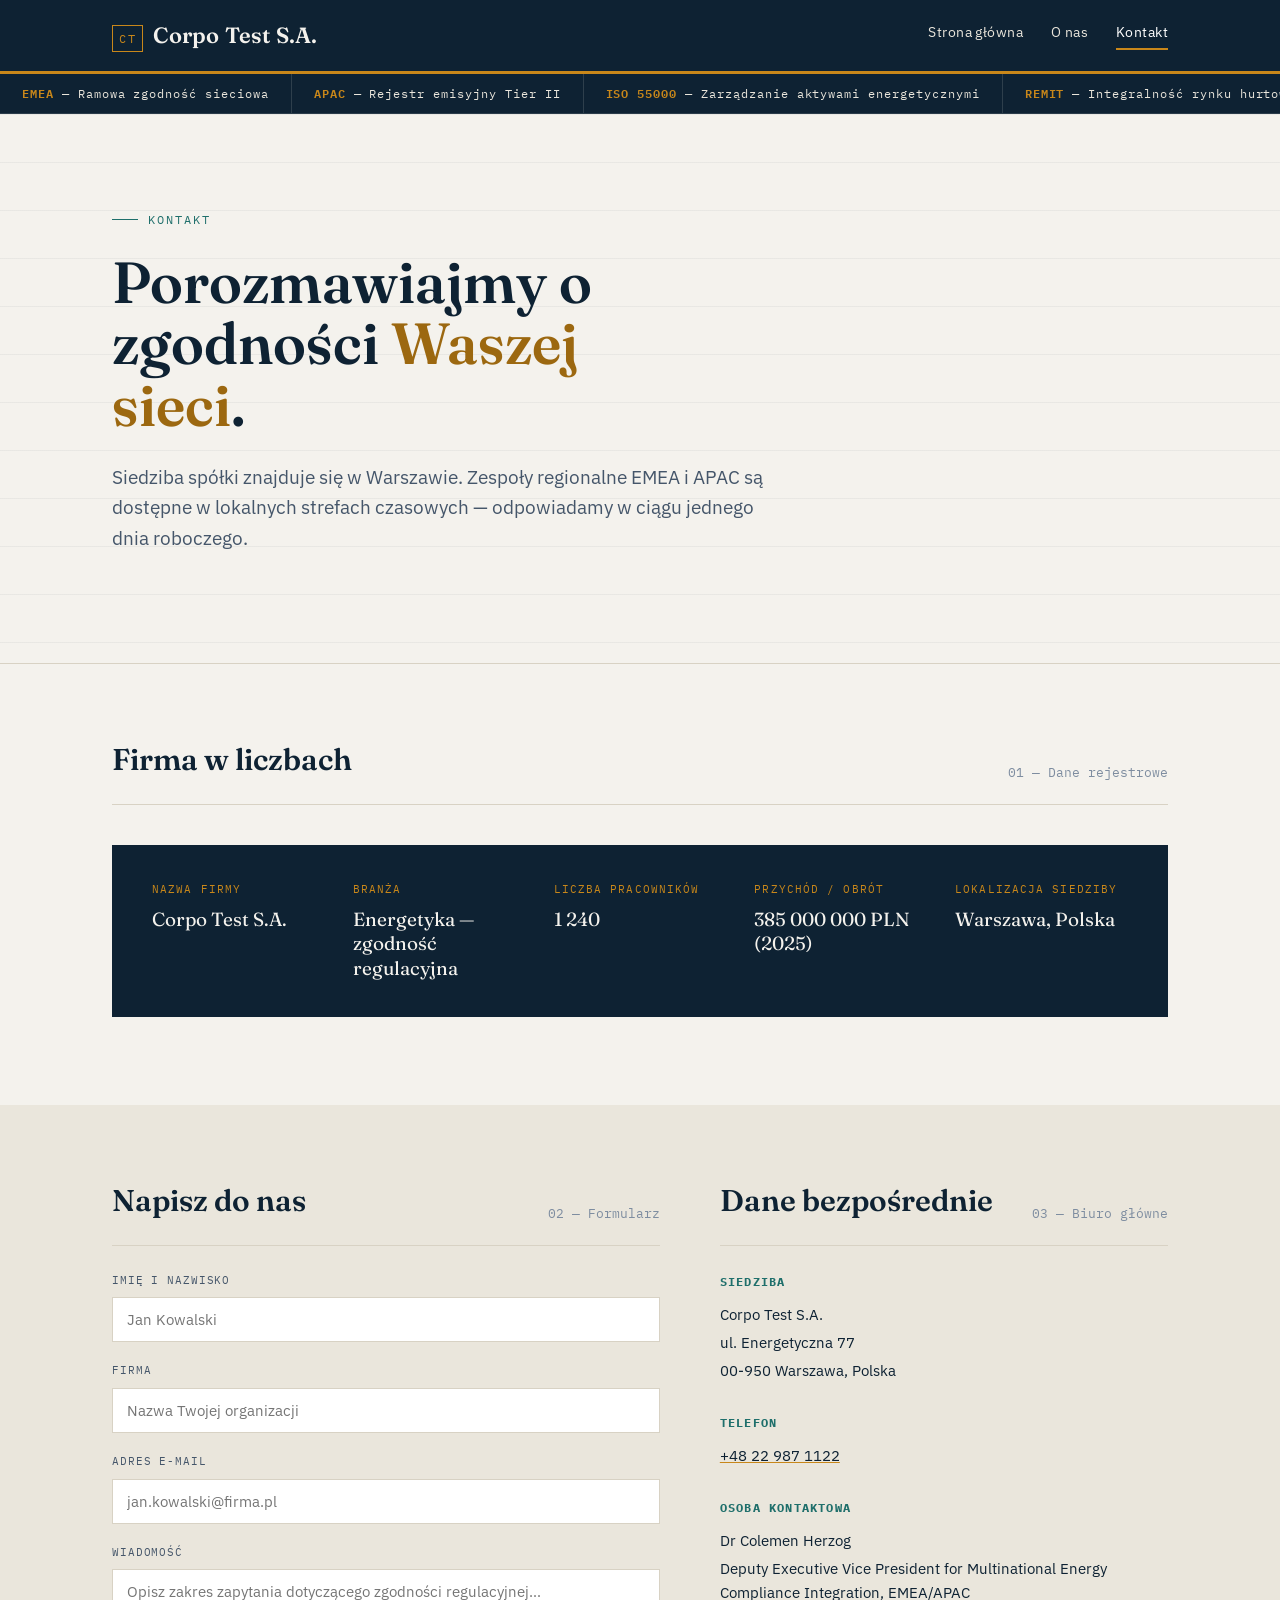
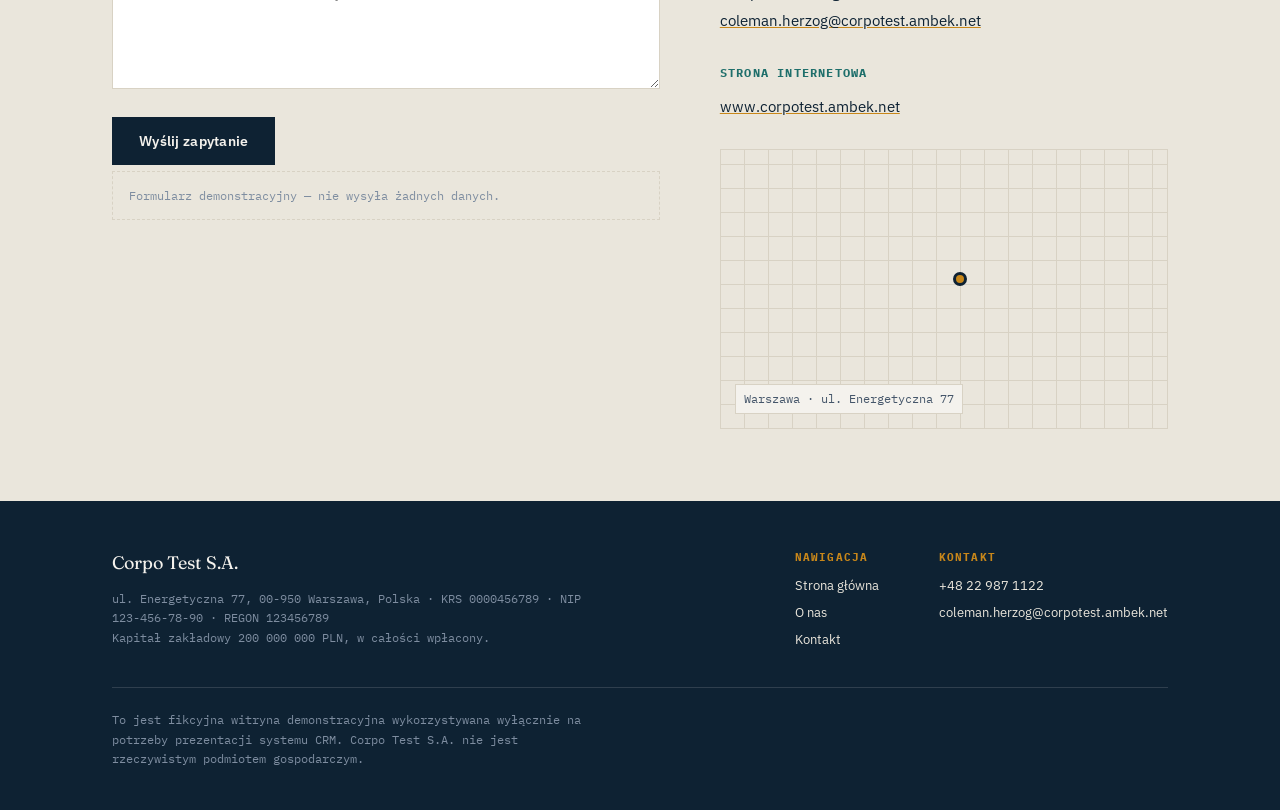
<file: kontakt.html>
<!DOCTYPE html>
<html lang="pl">
<head>
<meta charset="UTF-8">
<meta name="viewport" content="width=device-width, initial-scale=1.0">
<title>Kontakt — Corpo Test S.A.</title>
<meta name="description" content="Dane kontaktowe Corpo Test S.A. — siedziba w Warszawie, biura regionalne EMEA/APAC.">
<link rel="preconnect" href="https://fonts.googleapis.com">
<link href="https://fonts.googleapis.com/css2?family=Fraunces:opsz,wght@9..144,500;9..144,600;9..144,700&family=IBM+Plex+Sans:wght@400;500;600&family=IBM+Plex+Mono:wght@400;500;600&display=swap" rel="stylesheet">
<link rel="stylesheet" href="style.css">
</head>
<body>

<header class="site-header">
  <div class="wrap">
    <a class="brand" href="index.html">
      <span class="brand-mark">CT</span>
      <span class="brand-name">Corpo Test S.A.</span>
    </a>
    <nav class="site-nav">
      <a href="index.html">Strona główna</a>
      <a href="o-nas.html">O nas</a>
      <a href="kontakt.html" aria-current="page">Kontakt</a>
    </nav>
  </div>
</header>

<div class="ledger-strip" aria-hidden="true">
  <div class="ledger-track">
    <span><b>EMEA</b> — Ramowa zgodność sieciowa</span>
    <span><b>APAC</b> — Rejestr emisyjny Tier II</span>
    <span><b>ISO 55000</b> — Zarządzanie aktywami energetycznymi</span>
    <span><b>REMIT</b> — Integralność rynku hurtowego</span>
    <span><b>ESG</b> — Raportowanie łańcucha dostaw</span>
    <span><b>EMEA</b> — Ramowa zgodność sieciowa</span>
    <span><b>APAC</b> — Rejestr emisyjny Tier II</span>
    <span><b>ISO 55000</b> — Zarządzanie aktywami energetycznymi</span>
    <span><b>REMIT</b> — Integralność rynku hurtowego</span>
    <span><b>ESG</b> — Raportowanie łańcucha dostaw</span>
  </div>
</div>

<main>

  <section class="hero gridlines">
    <div class="wrap">
      <div class="eyebrow">Kontakt</div>
      <h1>Porozmawiajmy o zgodności <em>Waszej sieci</em>.</h1>
      <p class="lede">Siedziba spółki znajduje się w Warszawie. Zespoły regionalne EMEA i APAC są dostępne w lokalnych strefach czasowych — odpowiadamy w ciągu jednego dnia roboczego.</p>
    </div>
  </section>

  <section>
    <div class="wrap">
      <div class="section-head">
        <h2>Firma w liczbach</h2>
        <span class="num">01 — Dane rejestrowe</span>
      </div>
      <dl class="company-facts">
        <div class="fact">
          <dt>Nazwa firmy</dt>
          <dd data-field="nazwa-firmy">Corpo Test S.A.</dd>
        </div>
        <div class="fact">
          <dt>Branża</dt>
          <dd data-field="branza">Energetyka — zgodność regulacyjna</dd>
        </div>
        <div class="fact">
          <dt>Liczba pracowników</dt>
          <dd data-field="liczba-pracownikow">1 240</dd>
        </div>
        <div class="fact">
          <dt>Przychód / obrót</dt>
          <dd data-field="przychod">385 000 000 PLN (2025)</dd>
        </div>
        <div class="fact">
          <dt>Lokalizacja siedziby</dt>
          <dd data-field="lokalizacja-siedziby">Warszawa, Polska</dd>
        </div>
      </dl>
    </div>
  </section>

  <section class="alt">
    <div class="wrap contact-grid">

      <div>
        <div class="section-head" style="margin-bottom:26px;">
          <h2>Napisz do nas</h2>
          <span class="num">02 — Formularz</span>
        </div>

        <form onsubmit="return false;">
          <div class="field">
            <label for="name">Imię i nazwisko</label>
            <input type="text" id="name" name="name" placeholder="Jan Kowalski">
          </div>
          <div class="field">
            <label for="company">Firma</label>
            <input type="text" id="company" name="company" placeholder="Nazwa Twojej organizacji">
          </div>
          <div class="field">
            <label for="email">Adres e-mail</label>
            <input type="email" id="email" name="email" placeholder="jan.kowalski@firma.pl">
          </div>
          <div class="field">
            <label for="message">Wiadomość</label>
            <textarea id="message" name="message" placeholder="Opisz zakres zapytania dotyczącego zgodności regulacyjnej…"></textarea>
          </div>
          <button type="submit" class="btn btn-primary">Wyślij zapytanie</button>
          <p class="demo-note">Formularz demonstracyjny — nie wysyła żadnych danych.</p>
        </form>
      </div>

      <div>
        <div class="section-head" style="margin-bottom:26px;">
          <h2>Dane bezpośrednie</h2>
          <span class="num">03 — Biuro główne</span>
        </div>

        <div class="contact-block">
          <h3>Siedziba</h3>
          <p>Corpo Test S.A.</p>
          <p>ul. Energetyczna 77</p>
          <p>00-950 Warszawa, Polska</p>
        </div>

        <div class="contact-block">
          <h3>Telefon</h3>
          <p><a href="tel:+48229871122">+48 22 987 1122</a></p>
        </div>

        <div class="contact-block">
          <h3>Osoba kontaktowa</h3>
          <p>Dr Colemen Herzog</p>
          <p>Deputy Executive Vice President for Multinational Energy Compliance Integration, EMEA/APAC</p>
          <p><a href="mailto:coleman.herzog@corpotest.ambek.net">coleman.herzog@corpotest.ambek.net</a></p>
        </div>

        <div class="contact-block">
          <h3>Strona internetowa</h3>
          <p><a href="https://www.corpotest.ambek.net">www.corpotest.ambek.net</a></p>
        </div>

        <div class="map-block" role="img" aria-label="Poglądowa mapa lokalizacji siedziby w Warszawie">
          <span class="map-pin"></span>
          <span class="map-caption">Warszawa · ul. Energetyczna 77</span>
        </div>
      </div>

    </div>
  </section>

</main>

<footer>
  <div class="wrap">
    <div class="foot-top">
      <div>
        <div class="foot-brand">Corpo Test S.A.</div>
        <p class="legal">
          ul. Energetyczna 77, 00-950 Warszawa, Polska · KRS 0000456789 · NIP 123-456-78-90 · REGON 123456789<br>
          Kapitał zakładowy 200 000 000 PLN, w całości wpłacony.
        </p>
      </div>
      <div class="foot-cols">
        <div>
          <h5>Nawigacja</h5>
          <ul>
            <li><a href="index.html">Strona główna</a></li>
            <li><a href="o-nas.html">O nas</a></li>
            <li><a href="kontakt.html">Kontakt</a></li>
          </ul>
        </div>
        <div>
          <h5>Kontakt</h5>
          <ul>
            <li>+48 22 987 1122</li>
            <li>coleman.herzog@corpotest.ambek.net</li>
          </ul>
        </div>
      </div>
    </div>
    <p class="legal">To jest fikcyjna witryna demonstracyjna wykorzystywana wyłącznie na potrzeby prezentacji systemu CRM. Corpo Test S.A. nie jest rzeczywistym podmiotem gospodarczym.</p>
  </div>
</footer>

</body>
</html>
</file>
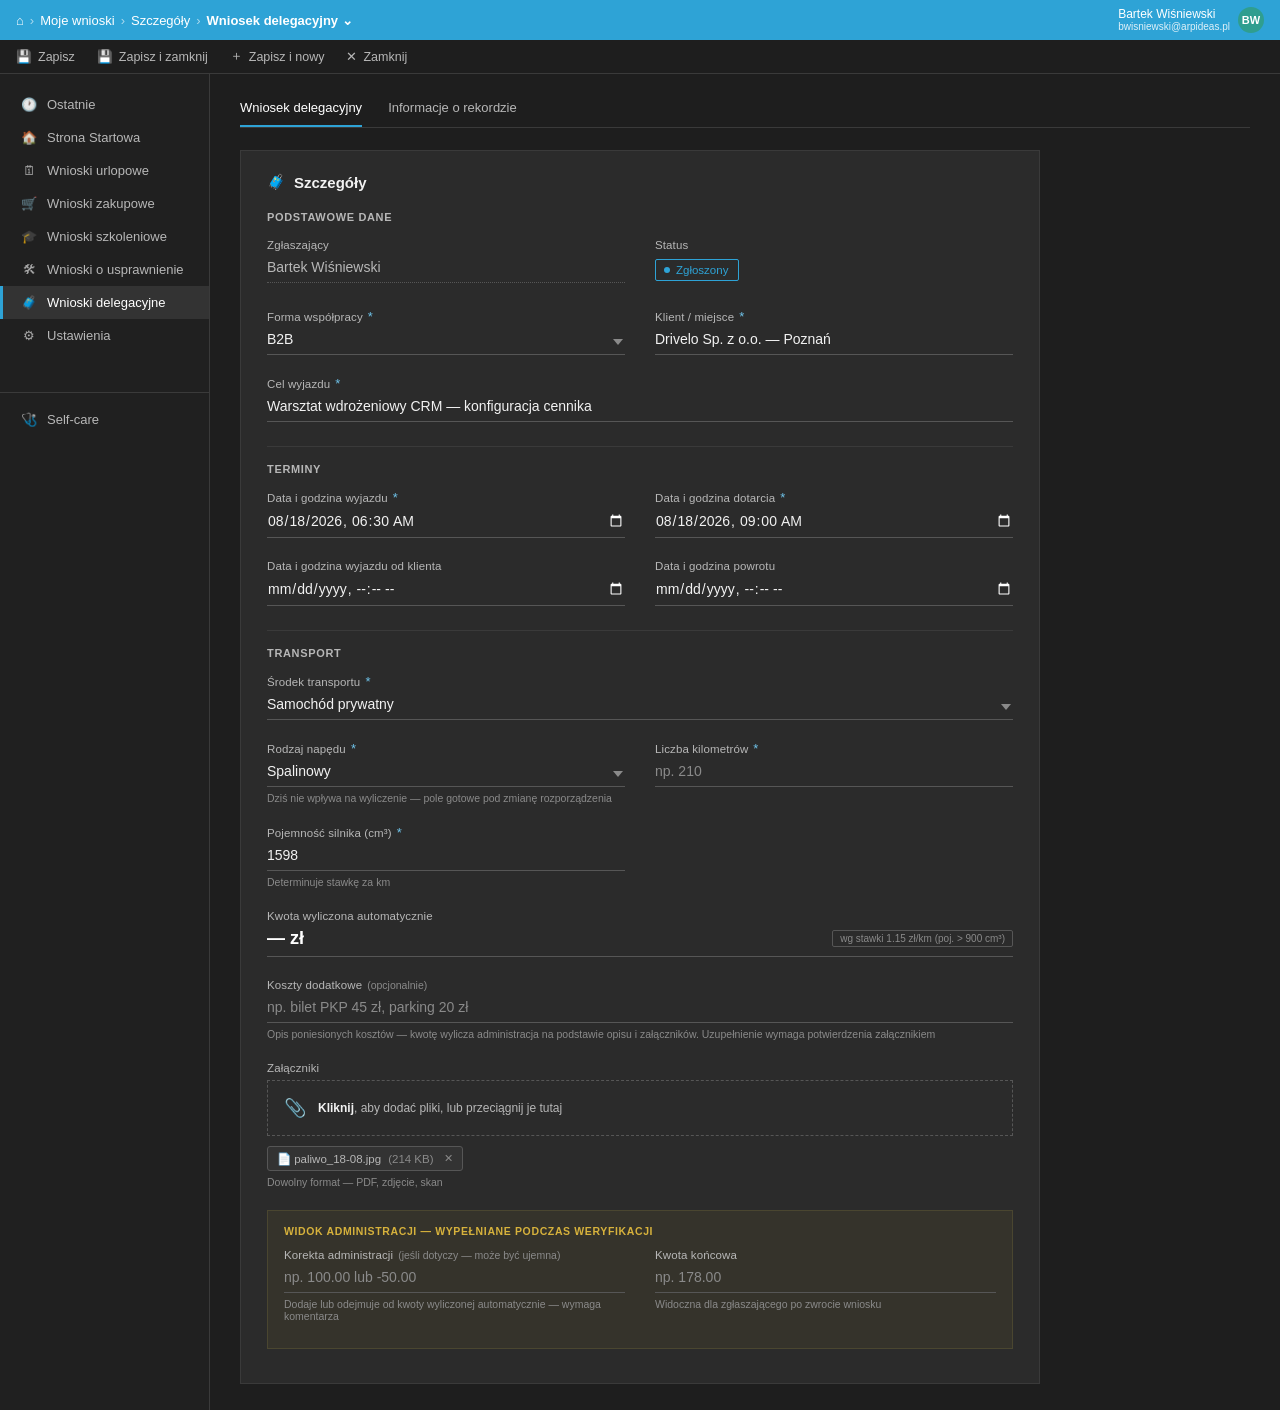
<file: mockup_portal40_delegacje.html>
<!DOCTYPE html>
<html lang="pl">
<head>
<meta charset="UTF-8">
<title>Wniosek delegacyjny — Portal 40</title>
<style>
  :root{
    --bg: #1e1e1e;
    --panel: #2b2b2b;
    --panel-edge: #3a3a3a;
    --sidebar: #202020;
    --topbar: #2ea3d6;
    --text: #f2f2f2;
    --text-dim: #b7b7b7;
    --text-faint: #8a8a8a;
    --required: #6fc3ea;
    --line: #565656;
    --line-soft: #3a3a3a;
    --accent: #2ea3d6;
    --avatar: #2f9e8f;
    --danger: #e05a4e;
  }
  *{box-sizing:border-box;}
  body{
    margin:0;
    background:var(--bg);
    color:var(--text);
    font-family: "Segoe UI", "Segoe UI Web", Arial, sans-serif;
    font-size:14px;
  }
  .topbar{
    background:var(--topbar);
    color:#fff;
    display:flex;align-items:center;justify-content:space-between;
    padding:0 16px;height:40px;font-size:13px;
  }
  .crumbs{display:flex;align-items:center;gap:6px;}
  .crumbs span.sep{opacity:.6;}
  .crumbs span.crumb.active{font-weight:600;}
  .user{display:flex;align-items:center;gap:8px;}
  .avatar{
    width:26px;height:26px;border-radius:50%;
    background:var(--avatar);
    display:flex;align-items:center;justify-content:center;
    font-size:11px;font-weight:600;color:#fff;
  }
  .user .who{line-height:1.2;text-align:left;}
  .user .who .name{font-size:12px;}
  .user .who .mail{font-size:10px;opacity:.85;}

  .cmdbar{
    display:flex;align-items:center;gap:22px;
    padding:8px 16px;
    border-bottom:1px solid var(--line-soft);
    font-size:12.5px;color:var(--text-dim);
  }
  .cmdbar .cmd{display:flex;align-items:center;gap:6px;cursor:pointer;user-select:none;}
  .cmdbar .cmd:hover{color:#fff;}

  .toast{
    position:fixed;top:50px;right:20px;
    background:#2f9e8f;color:#fff;
    padding:9px 16px;border-radius:3px;font-size:12.5px;
    box-shadow:0 4px 14px rgba(0,0,0,.35);
    opacity:0;transform:translateY(-6px);pointer-events:none;
    transition:opacity .2s ease, transform .2s ease;z-index:50;
  }
  .toast.show{opacity:1;transform:translateY(0);}

  .layout{display:flex;min-height:calc(100vh - 40px - 37px);}
  .sidebar{
    width:210px;background:var(--sidebar);
    border-right:1px solid var(--line-soft);
    padding:14px 0;flex-shrink:0;
  }
  .side-item{
    display:flex;align-items:center;gap:10px;
    padding:9px 18px;color:var(--text-dim);font-size:13px;
    cursor:default;border-left:3px solid transparent;
  }
  .side-item .ic{width:16px;text-align:center;opacity:.9;font-size:13px;}
  .side-item.active{background:#333333;color:#fff;border-left:3px solid var(--accent);}
  .side-foot{margin-top:40px;padding-top:10px;border-top:1px solid var(--line-soft);}

  .content{flex:1;padding:26px 30px;}
  .tabs{display:flex;gap:26px;border-bottom:1px solid var(--line-soft);margin-bottom:22px;}
  .tab{padding-bottom:10px;font-size:13px;color:var(--text-dim);cursor:default;}
  .tab.active{color:#fff;border-bottom:2px solid var(--accent);}

  .panel{
    background:var(--panel);border:1px solid var(--panel-edge);
    max-width:800px;padding:22px 26px 28px;
  }
  .panel-title{display:flex;align-items:center;gap:8px;font-size:15px;font-weight:600;margin-bottom:20px;}

  .field{margin-bottom:22px;}
  .field label{
    display:flex;align-items:center;gap:5px;font-size:11.5px;
    color:var(--text-dim);margin-bottom:6px;letter-spacing:.01em;
  }
  .field label .req{color:var(--required);font-size:13px;line-height:1;}
  .field label .opt{color:var(--text-faint);font-weight:400;font-size:10.5px;text-transform:none;letter-spacing:0;}

  .in{
    width:100%;background:transparent;border:none;
    border-bottom:1px solid var(--line);color:var(--text);
    font-size:14px;font-family:inherit;padding:2px 0 7px;outline:none;
    transition:border-color .15s ease;
  }
  .in::placeholder{color:var(--text-faint);}
  .in:hover{border-bottom-color:#787878;}
  .in:focus{border-bottom-color:var(--accent);}
  select.in{
    appearance:none;-webkit-appearance:none;cursor:pointer;
    background-image:url("data:image/svg+xml;utf8,<svg xmlns='http://www.w3.org/2000/svg' width='10' height='6'><path d='M0 0 L5 6 L10 0 Z' fill='%238a8a8a'/></svg>");
    background-repeat:no-repeat;background-position:right 2px center;padding-right:16px;
  }
  select.in option{background:#2b2b2b;color:var(--text);}
  .in:disabled{color:var(--text-faint);border-bottom-style:dotted;cursor:not-allowed;}
  textarea.in{resize:vertical;min-height:44px;font-family:inherit;line-height:1.4;padding-top:4px;}

  input[type="datetime-local"].in{color-scheme:dark;}
  .field.readonly-field .in{color:var(--text-dim);}
  .field .hint{font-size:10.5px;color:var(--text-faint);margin-top:5px;}

  /* FIX: reguła ogólna zamiast wymagającej klasy .field — działa też na <span> (np. gwiazdka wymagalności) */
  .hidden-field{display:none;}

  .grid2{display:grid;grid-template-columns:1fr 1fr;gap:0 30px;}
  .span2{grid-column:1 / -1;}

  .section-break{
    grid-column:1 / -1;font-size:11px;text-transform:uppercase;
    letter-spacing:.06em;color:var(--text-dim);
    border-top:1px solid var(--line-soft);padding-top:16px;
    margin-top:2px;margin-bottom:16px;font-weight:600;
  }
  .section-break:first-child{border-top:none;padding-top:0;margin-top:0;}
  .section-break.dyn{display:none;}

  .status-pill{
    display:inline-flex;align-items:center;gap:6px;
    padding:4px 10px 4px 8px;border:1px solid var(--accent);
    border-radius:2px;font-size:11.5px;color:var(--accent);width:fit-content;
  }
  .status-pill .dot{width:6px;height:6px;border-radius:50%;background:var(--accent);}

  .kwota-box{
    display:flex;align-items:center;justify-content:space-between;
    padding-bottom:7px;border-bottom:1px solid var(--line);
  }
  .kwota-val{font-size:18px;font-weight:600;color:#fff;transition:color .2s;}
  .kwota-tag{font-size:10px;color:var(--text-faint);border:1px solid var(--line);border-radius:2px;padding:2px 7px;}

  .dropzone{
    border:1px dashed var(--line);padding:16px;font-size:12px;color:var(--text-dim);
    display:flex;align-items:center;gap:12px;cursor:pointer;
    transition:border-color .15s ease, background .15s ease;
  }
  .dropzone.drag{border-color:var(--accent);background:rgba(46,163,214,.06);}
  .dropzone.required-flag{border-color:var(--required);}
  .dropzone .ic{font-size:18px;}
  .dropzone .txt b{color:var(--text);}
  .chips{display:flex;flex-wrap:wrap;gap:7px;margin-top:10px;}
  .chip{
    display:inline-flex;align-items:center;gap:7px;background:#333;
    border:1px solid var(--line);border-radius:3px;padding:4px 6px 4px 9px;
    font-size:11.5px;color:var(--text-dim);
  }
  .chip .x{
    cursor:pointer;color:var(--text-faint);width:15px;height:15px;
    border-radius:50%;display:flex;align-items:center;justify-content:center;font-size:11px;
  }
  .chip .x:hover{background:var(--danger);color:#fff;}

  .admin-box{
    grid-column:1 / -1;
    border:1px solid #4a4630;
    background:rgba(215,178,60,.06);
    padding:14px 16px 4px;
    margin-bottom:6px;
  }
  .admin-box .admin-label{
    font-size:10.5px;text-transform:uppercase;letter-spacing:.06em;
    color:#d7b23c;font-weight:600;margin-bottom:12px;
  }

  .note{max-width:800px;margin-top:14px;font-size:11.5px;color:var(--text-faint);line-height:1.5;}
  .note b{color:var(--text-dim);}
</style>
</head>
<body>

  <div class="toast" id="toast">Zapisano</div>

  <div class="topbar">
    <div class="crumbs">
      <span>⌂</span>
      <span class="sep">›</span>
      <span class="crumb">Moje wnioski</span>
      <span class="sep">›</span>
      <span class="crumb">Szczegóły</span>
      <span class="sep">›</span>
      <span class="crumb active">Wniosek delegacyjny ⌄</span>
    </div>
    <div class="user">
      <div class="who">
        <div class="name">Bartek Wiśniewski</div>
        <div class="mail">bwisniewski@arpideas.pl</div>
      </div>
      <div class="avatar">BW</div>
    </div>
  </div>

  <div class="cmdbar">
    <div class="cmd" onclick="showToast('Zapisano')"><span class="ic">💾</span> Zapisz</div>
    <div class="cmd" onclick="showToast('Zapisano i zamknięto')"><span class="ic">💾</span> Zapisz i zamknij</div>
    <div class="cmd" onclick="showToast('Utworzono nowy wniosek')"><span class="ic">＋</span> Zapisz i nowy</div>
    <div class="cmd"><span class="ic">✕</span> Zamknij</div>
  </div>

  <div class="layout">
    <div class="sidebar">
      <div class="side-item"><span class="ic">🕐</span> Ostatnie</div>
      <div class="side-item"><span class="ic">🏠</span> Strona Startowa</div>
      <div class="side-item"><span class="ic">🗓</span> Wnioski urlopowe</div>
      <div class="side-item"><span class="ic">🛒</span> Wnioski zakupowe</div>
      <div class="side-item"><span class="ic">🎓</span> Wnioski szkoleniowe</div>
      <div class="side-item"><span class="ic">🛠</span> Wnioski o usprawnienie</div>
      <div class="side-item active"><span class="ic">🧳</span> Wnioski delegacyjne</div>
      <div class="side-item"><span class="ic">⚙</span> Ustawienia</div>
      <div class="side-foot">
        <div class="side-item"><span class="ic">🩺</span> Self-care</div>
      </div>
    </div>

    <div class="content">
      <div class="tabs">
        <div class="tab active">Wniosek delegacyjny</div>
        <div class="tab">Informacje o rekordzie</div>
      </div>

      <div class="panel">
        <div class="panel-title"><span class="ic">🧳</span> Szczegóły</div>

        <div class="grid2">

          <div class="section-break">Podstawowe dane</div>

          <div class="field readonly-field">
            <label>Zgłaszający</label>
            <input class="in" value="Bartek Wiśniewski" disabled>
          </div>

          <div class="field readonly-field">
            <label>Status</label>
            <div style="padding:2px 0 7px;">
              <span class="status-pill"><span class="dot"></span>Zgłoszony</span>
            </div>
          </div>

          <div class="field">
            <label>Forma współpracy <span class="req">*</span></label>
            <select class="in" id="forma">
              <option>B2B</option>
              <option>Umowa o pracę</option>
              <option>Umowa zlecenie</option>
            </select>
          </div>

          <div class="field">
            <label>Klient / miejsce <span class="req">*</span></label>
            <input class="in" placeholder="np. Drivelo Sp. z o.o. — Poznań" value="Drivelo Sp. z o.o. — Poznań">
          </div>

          <div class="field span2">
            <label>Cel wyjazdu <span class="req">*</span></label>
            <input class="in" placeholder="Krótki opis celu wyjazdu" value="Warsztat wdrożeniowy CRM — konfiguracja cennika">
          </div>

          <div class="section-break">Terminy</div>

          <div class="field">
            <label>Data i godzina wyjazdu <span class="req">*</span></label>
            <input class="in" type="datetime-local" value="2026-08-18T06:30">
          </div>

          <div class="field">
            <label>Data i godzina dotarcia <span class="req">*</span></label>
            <input class="in" type="datetime-local" value="2026-08-18T09:00">
          </div>

          <div class="field">
            <label>Data i godzina wyjazdu od klienta</label>
            <input class="in" type="datetime-local">
          </div>

          <div class="field">
            <label>Data i godzina powrotu</label>
            <input class="in" type="datetime-local">
          </div>

          <div class="section-break">Transport</div>

          <div class="field span2">
            <label>Środek transportu <span class="req">*</span></label>
            <select class="in" id="transport" onchange="onTransportChange()">
              <option value="prywatny">Samochód prywatny</option>
              <option value="firmowy">Samochód firmowy</option>
              <option value="pociag">Pociąg</option>
              <option value="samolot">Samolot</option>
              <option value="publiczna">Komunikacja publiczna</option>
              <option value="mieszany">Mieszany</option>
              <option value="inny">Inny</option>
            </select>
          </div>

          <!-- pola tylko dla: samochód prywatny -->
          <div class="field" id="naped-field">
            <label>Rodzaj napędu <span class="req">*</span></label>
            <select class="in" id="naped">
              <option>Spalinowy</option>
              <option>Hybrydowy</option>
              <option>Elektryczny</option>
            </select>
            <div class="hint">Dziś nie wpływa na wyliczenie — pole gotowe pod zmianę rozporządzenia</div>
          </div>

          <div class="field" id="km-field">
            <label>Liczba kilometrów <span class="req">*</span></label>
            <input class="in" id="km" type="number" min="0" placeholder="np. 210" oninput="calcKwota()">
          </div>

          <div class="field" id="poj-field">
            <label>Pojemność silnika (cm³) <span class="req">*</span></label>
            <input class="in" id="poj" type="number" min="0" placeholder="np. 1598" value="1598" oninput="calcKwota()">
            <div class="hint">Determinuje stawkę za km</div>
          </div>

          <!-- pole tylko dla: mieszany / inny -->
          <div class="field span2 hidden-field" id="opis-field">
            <label>Opis transportu <span class="req">*</span></label>
            <textarea class="in" id="opis" rows="2" placeholder="Opisz przebieg transportu, np. pociąg w jedną stronę, powrót samochodem z innym pracownikiem"></textarea>
          </div>

          <div class="section-break dyn" id="rozliczenie-header">Rozliczenie</div>

          <!-- kwota wyliczona automatycznie: tylko dla samochodu prywatnego -->
          <div class="field readonly-field span2 hidden-field" id="kwota-auto-field">
            <label>Kwota wyliczona automatycznie</label>
            <div class="kwota-box">
              <span class="kwota-val" id="kwotaVal">— zł</span>
              <span class="kwota-tag" id="kwotaTag">wg stawki 0,89 zł/km (poj. ≤ 900 cm³)</span>
            </div>
          </div>

          <!-- koszty dodatkowe: widoczne dla wszystkich poza "nie wybrano" -->
          <div class="field span2 hidden-field" id="koszty-field">
            <label>Koszty dodatkowe <span class="opt" id="koszty-opt">(opcjonalnie)</span></label>
            <input class="in" id="koszty" type="text" placeholder="np. bilet PKP 45 zł, parking 20 zł" oninput="onKosztyChange()">
            <div class="hint">Opis poniesionych kosztów — kwotę wylicza administracja na podstawie opisu i załączników. Uzupełnienie wymaga potwierdzenia załącznikiem</div>
          </div>

          <div class="field span2 hidden-field" id="zalaczniki-field">
            <label>Załączniki <span class="req hidden-field" id="zal-req">*</span></label>
            <div class="dropzone" id="dropzone" onclick="document.getElementById('fileInput').click()">
              <span class="ic">📎</span>
              <div class="txt"><b>Kliknij</b>, aby dodać pliki, lub przeciągnij je tutaj</div>
              <input type="file" id="fileInput" multiple style="display:none">
            </div>
            <div class="chips" id="chips"></div>
            <div class="hint">Dowolny format — PDF, zdjęcie, skan</div>
          </div>

          <!-- widoczne tylko dla administracji po zwrocie wniosku -->
          <div class="admin-box span2" id="admin-box">
            <div class="admin-label">Widok administracji — wypełniane podczas weryfikacji</div>

            <div class="grid2">
              <div class="field" id="korekta-field">
                <label>Korekta administracji <span class="opt">(jeśli dotyczy — może być ujemna)</span></label>
                <input class="in" id="korekta" type="number" step="0.01" placeholder="np. 100.00 lub -50.00" oninput="onKorektaChange()">
                <div class="hint">Dodaje lub odejmuje od kwoty wyliczonej automatycznie — wymaga komentarza</div>
              </div>

              <div class="field">
                <label>Kwota końcowa</label>
                <input class="in" id="kwotaKoncowa" placeholder="np. 178.00">
                <div class="hint" id="kwotaKoncowaHint">Widoczna dla zgłaszającego po zwrocie wniosku</div>
              </div>

              <div class="field span2 hidden-field" id="komentarz-field">
                <label>Komentarz administracji <span class="req">*</span></label>
                <textarea class="in" id="komentarz" rows="2" placeholder="Uzasadnienie korekty lub powód zwrotu wniosku do poprawy"></textarea>
              </div>
            </div>
          </div>

        </div>
      </div>

    </div>
  </div>

<script>
  function showToast(msg){
    const t = document.getElementById('toast');
    t.textContent = msg;
    t.classList.add('show');
    clearTimeout(window._toastTimer);
    window._toastTimer = setTimeout(()=>t.classList.remove('show'), 1800);
  }

  const el = id => document.getElementById(id);

  function show(id, on){ el(id).classList.toggle('hidden-field', !on); }

  function onTransportChange(){
    const t = el('transport').value;

    const isPrivateCar = t === 'prywatny';
    const needsOpis = t === 'mieszany' || t === 'inny';

    el('rozliczenie-header').style.display = '';

    show('naped-field', isPrivateCar);
    show('km-field', isPrivateCar);
    show('poj-field', isPrivateCar);
    show('opis-field', needsOpis);
    show('kwota-auto-field', isPrivateCar);
    show('koszty-field', true);
    show('zalaczniki-field', true);

    show('korekta-field', isPrivateCar);
    if(!isPrivateCar){ el('korekta').value=''; }
    onKorektaChange();

    calcKwota();
    onKosztyChange();
  }

  function calcKwota(){
    const t = el('transport').value;
    const val = el('kwotaVal');
    const tag = el('kwotaTag');
    if(t !== 'prywatny'){
      val.textContent = '— zł';
      tag.textContent = 'nie dotyczy tego środka transportu';
      updateKwotaKoncowa();
      return;
    }
    const km = parseFloat(el('km').value) || 0;
    const poj = parseFloat(el('poj').value) || 0;
    const stawka = poj > 900 ? 1.15 : 0.89;
    const kwota = km * stawka;
    val.textContent = (km > 0 ? kwota.toFixed(2) : '—') + ' zł';
    tag.textContent = `wg stawki ${stawka.toFixed(2)} zł/km (poj. ${poj>900 ? '> 900' : '≤ 900'} cm³)`;
    updateKwotaKoncowa();
  }

  function onKosztyChange(){
    const koszty = el('koszty').value.trim();
    const wymagane = koszty.length > 0;
    el('zal-req').classList.toggle('hidden-field', !wymagane);
    el('koszty-opt').textContent = wymagane ? '(wymaga załącznika)' : '(opcjonalnie)';
    el('dropzone').classList.toggle('required-flag', wymagane && files.length === 0);
    updateKwotaKoncowa();
  }

  function onKorektaChange(){
    const t = el('transport').value;
    const korekta = el('korekta').value;
    const active = t === 'prywatny' && korekta !== '';
    show('komentarz-field', active);
    updateKwotaKoncowa();
  }

  function updateKwotaKoncowa(){
    const t = el('transport').value;
    const km = parseFloat(el('km').value) || 0;
    const poj = parseFloat(el('poj').value) || 0;
    const stawka = poj > 900 ? 1.15 : 0.89;
    const auto = t === 'prywatny' ? km * stawka : 0;
    // "Koszty dodatkowe" to pole tekstowe (opis, nie kwota) — administracja wylicza je ręcznie na podstawie opisu i załączników, nie sumuje się automatycznie
    const korekta = t === 'prywatny' ? (parseFloat(el('korekta').value) || 0) : 0;
    const total = auto + korekta;
    // Kwota końcowa jest edytowalna przez administrację — tu tylko podpowiadamy sugerowaną wartość, nie nadpisujemy tego co admin wpisał
    el('kwotaKoncowaHint').textContent = total !== 0
      ? `Sugerowana na podstawie wyliczenia: ${total.toFixed(2)} zł — widoczna dla zgłaszającego po zwrocie wniosku`
      : 'Widoczna dla zgłaszającego po zwrocie wniosku';
  }

  const dropzone = el('dropzone');
  const fileInput = el('fileInput');
  const chips = el('chips');
  let files = [{name:'paliwo_18-08.jpg', size:'214 KB'}];

  function renderChips(){
    chips.innerHTML = '';
    files.forEach((f, i) => {
      const chip = document.createElement('div');
      chip.className = 'chip';
      chip.innerHTML = `📄 ${f.name} <span style="color:var(--text-faint)">(${f.size})</span> <span class="x" data-i="${i}">✕</span>`;
      chip.querySelector('.x').onclick = (e) => {
        e.stopPropagation();
        files.splice(i,1);
        renderChips();
        onKosztyChange();
        showToast('Usunięto załącznik');
      };
      chips.appendChild(chip);
    });
    onKosztyChange();
  }

  function addFiles(fileList){
    Array.from(fileList).forEach(f => {
      files.push({name:f.name, size: Math.round(f.size/1024) + ' KB'});
    });
    renderChips();
    if(fileList.length) showToast(fileList.length > 1 ? 'Dodano załączniki' : 'Dodano załącznik');
  }

  fileInput.addEventListener('change', e => addFiles(e.target.files));
  ['dragenter','dragover'].forEach(evt=>{
    dropzone.addEventListener(evt, e=>{ e.preventDefault(); e.stopPropagation(); dropzone.classList.add('drag'); });
  });
  ['dragleave','drop'].forEach(evt=>{
    dropzone.addEventListener(evt, e=>{ e.preventDefault(); e.stopPropagation(); dropzone.classList.remove('drag'); });
  });
  dropzone.addEventListener('drop', e=>{ if(e.dataTransfer.files.length) addFiles(e.dataTransfer.files); });

  renderChips();
  onTransportChange();
</script>

</body>
</html>
</file>
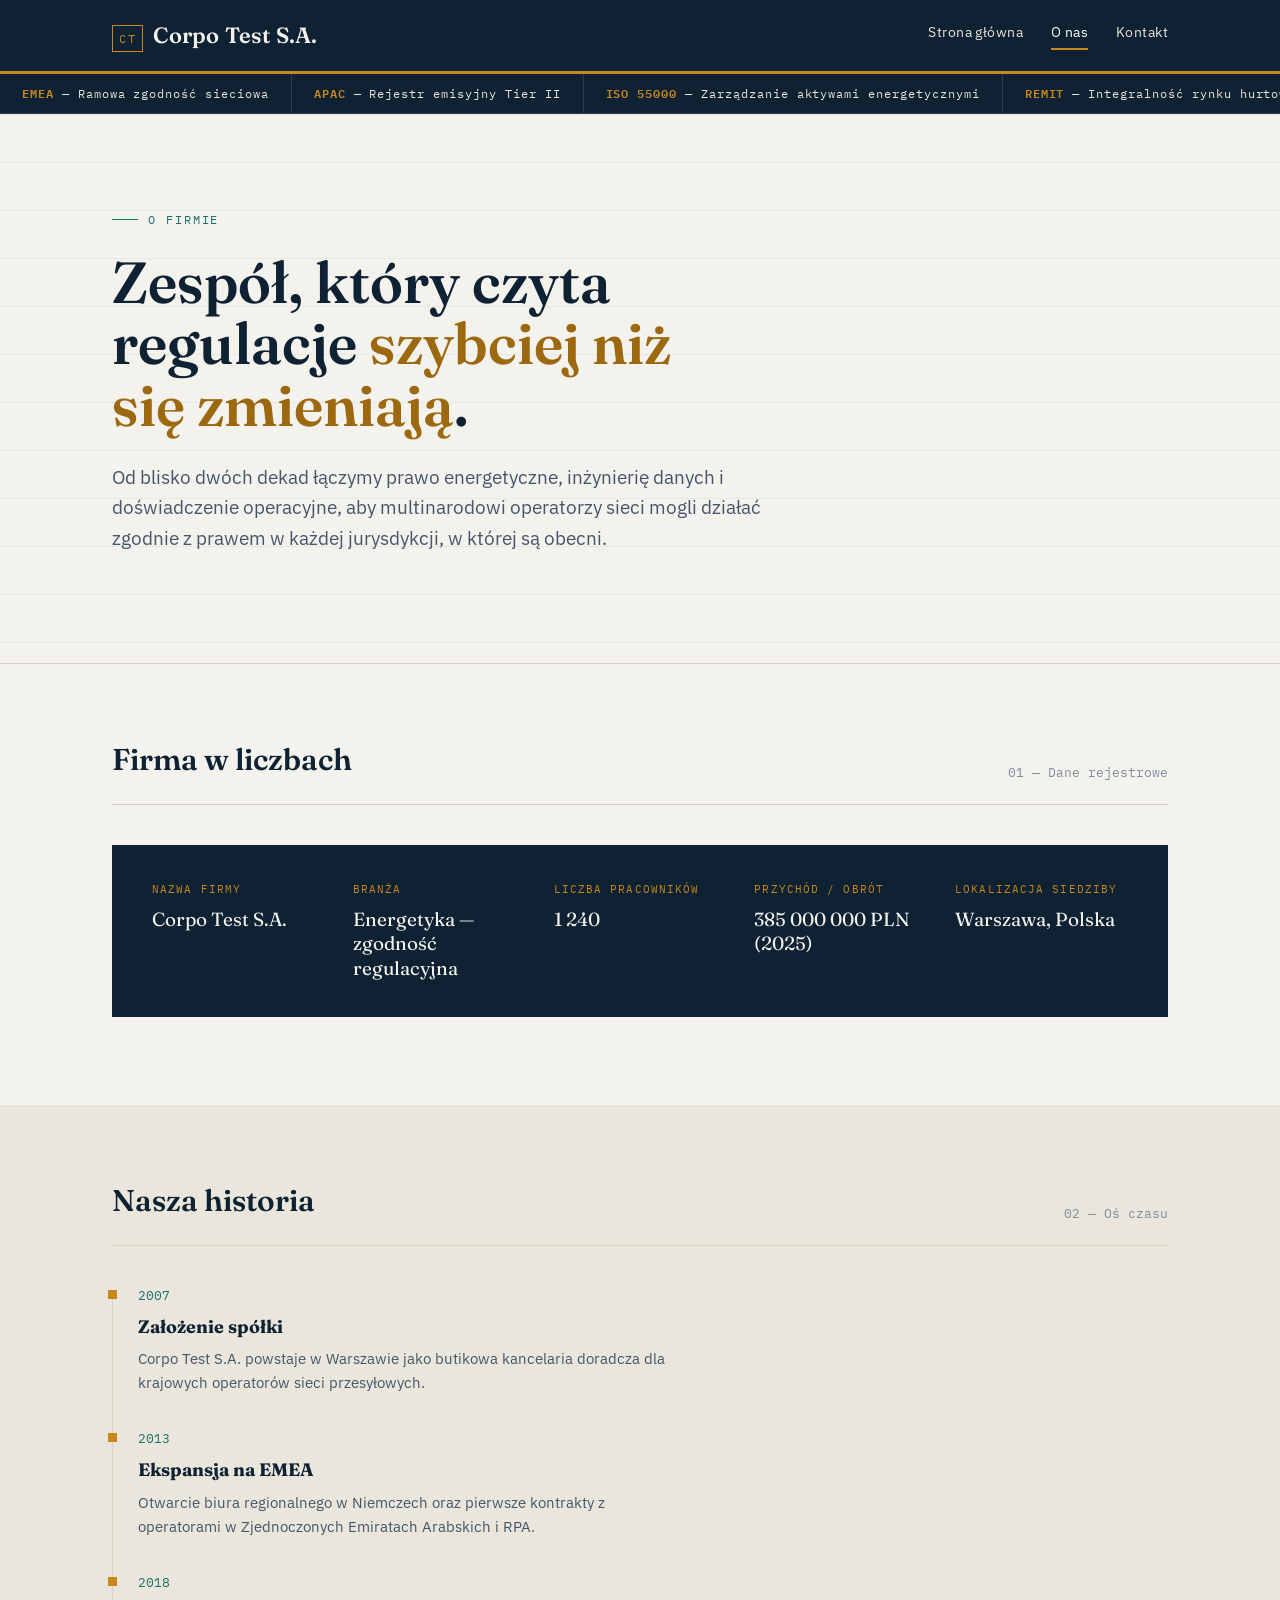
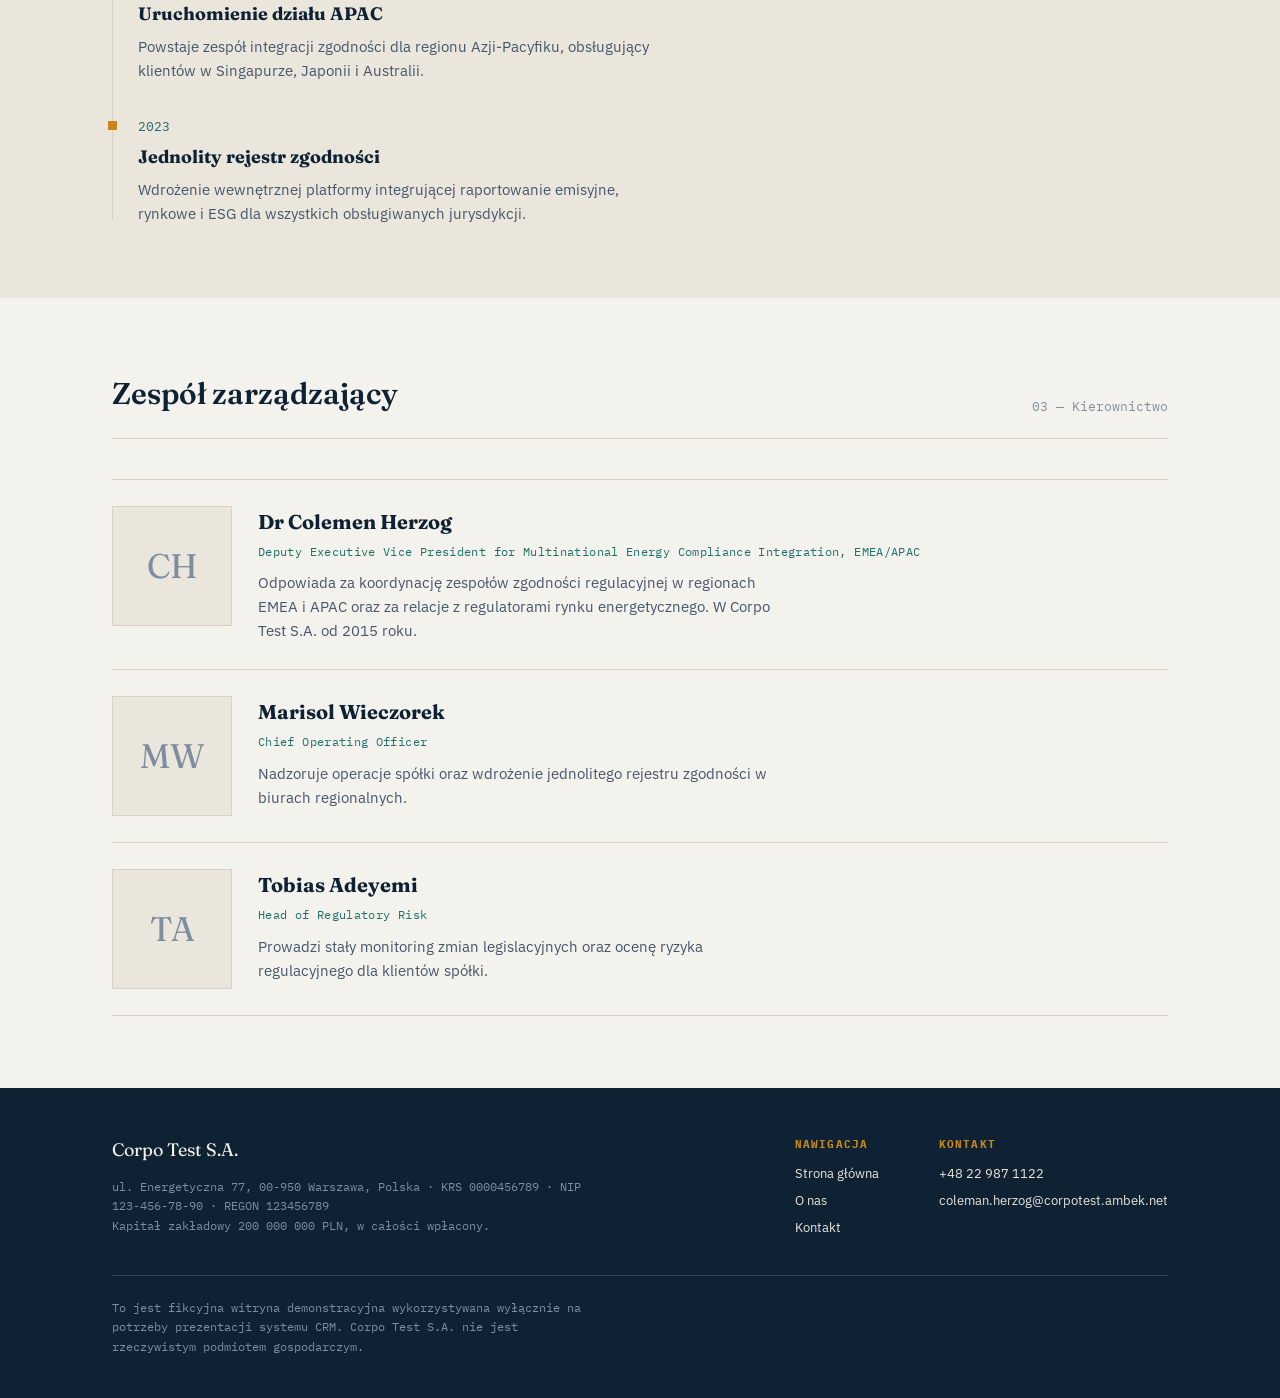
<file: o-nas.html>
<!DOCTYPE html>
<html lang="pl">
<head>
<meta charset="UTF-8">
<meta name="viewport" content="width=device-width, initial-scale=1.0">
<title>O nas — Corpo Test S.A.</title>
<meta name="description" content="Historia, misja i zespół zarządzający Corpo Test S.A. — firmy doradczej ds. zgodności regulacyjnej w energetyce.">
<link rel="preconnect" href="https://fonts.googleapis.com">
<link href="https://fonts.googleapis.com/css2?family=Fraunces:opsz,wght@9..144,500;9..144,600;9..144,700&family=IBM+Plex+Sans:wght@400;500;600&family=IBM+Plex+Mono:wght@400;500;600&display=swap" rel="stylesheet">
<link rel="stylesheet" href="style.css">
</head>
<body>

<header class="site-header">
  <div class="wrap">
    <a class="brand" href="index.html">
      <span class="brand-mark">CT</span>
      <span class="brand-name">Corpo Test S.A.</span>
    </a>
    <nav class="site-nav">
      <a href="index.html">Strona główna</a>
      <a href="o-nas.html" aria-current="page">O nas</a>
      <a href="kontakt.html">Kontakt</a>
    </nav>
  </div>
</header>

<div class="ledger-strip" aria-hidden="true">
  <div class="ledger-track">
    <span><b>EMEA</b> — Ramowa zgodność sieciowa</span>
    <span><b>APAC</b> — Rejestr emisyjny Tier II</span>
    <span><b>ISO 55000</b> — Zarządzanie aktywami energetycznymi</span>
    <span><b>REMIT</b> — Integralność rynku hurtowego</span>
    <span><b>ESG</b> — Raportowanie łańcucha dostaw</span>
    <span><b>EMEA</b> — Ramowa zgodność sieciowa</span>
    <span><b>APAC</b> — Rejestr emisyjny Tier II</span>
    <span><b>ISO 55000</b> — Zarządzanie aktywami energetycznymi</span>
    <span><b>REMIT</b> — Integralność rynku hurtowego</span>
    <span><b>ESG</b> — Raportowanie łańcucha dostaw</span>
  </div>
</div>

<main>

  <section class="hero gridlines">
    <div class="wrap">
      <div class="eyebrow">O firmie</div>
      <h1>Zespół, który czyta regulacje <em>szybciej niż się zmieniają</em>.</h1>
      <p class="lede">Od blisko dwóch dekad łączymy prawo energetyczne, inżynierię danych i doświadczenie operacyjne, aby multinarodowi operatorzy sieci mogli działać zgodnie z prawem w każdej jurysdykcji, w której są obecni.</p>
    </div>
  </section>

  <section>
    <div class="wrap">
      <div class="section-head">
        <h2>Firma w liczbach</h2>
        <span class="num">01 — Dane rejestrowe</span>
      </div>
      <dl class="company-facts">
        <div class="fact">
          <dt>Nazwa firmy</dt>
          <dd data-field="nazwa-firmy">Corpo Test S.A.</dd>
        </div>
        <div class="fact">
          <dt>Branża</dt>
          <dd data-field="branza">Energetyka — zgodność regulacyjna</dd>
        </div>
        <div class="fact">
          <dt>Liczba pracowników</dt>
          <dd data-field="liczba-pracownikow">1 240</dd>
        </div>
        <div class="fact">
          <dt>Przychód / obrót</dt>
          <dd data-field="przychod">385 000 000 PLN (2025)</dd>
        </div>
        <div class="fact">
          <dt>Lokalizacja siedziby</dt>
          <dd data-field="lokalizacja-siedziby">Warszawa, Polska</dd>
        </div>
      </dl>
    </div>
  </section>

  <section class="alt">
    <div class="wrap">
      <div class="section-head">
        <h2>Nasza historia</h2>
        <span class="num">02 — Oś czasu</span>
      </div>
      <div class="timeline">
        <div class="tl-item">
          <span class="tl-year">2007</span>
          <h4>Założenie spółki</h4>
          <p>Corpo Test S.A. powstaje w Warszawie jako butikowa kancelaria doradcza dla krajowych operatorów sieci przesyłowych.</p>
        </div>
        <div class="tl-item">
          <span class="tl-year">2013</span>
          <h4>Ekspansja na EMEA</h4>
          <p>Otwarcie biura regionalnego w Niemczech oraz pierwsze kontrakty z operatorami w Zjednoczonych Emiratach Arabskich i RPA.</p>
        </div>
        <div class="tl-item">
          <span class="tl-year">2018</span>
          <h4>Uruchomienie działu APAC</h4>
          <p>Powstaje zespół integracji zgodności dla regionu Azji-Pacyfiku, obsługujący klientów w Singapurze, Japonii i Australii.</p>
        </div>
        <div class="tl-item">
          <span class="tl-year">2023</span>
          <h4>Jednolity rejestr zgodności</h4>
          <p>Wdrożenie wewnętrznej platformy integrującej raportowanie emisyjne, rynkowe i ESG dla wszystkich obsługiwanych jurysdykcji.</p>
        </div>
      </div>
    </div>
  </section>

  <section>
    <div class="wrap">
      <div class="section-head">
        <h2>Zespół zarządzający</h2>
        <span class="num">03 — Kierownictwo</span>
      </div>

      <div class="person">
        <div class="person-mono">CH</div>
        <div>
          <h3>Dr Colemen Herzog</h3>
          <span class="role">Deputy Executive Vice President for Multinational Energy Compliance Integration, EMEA/APAC</span>
          <p>Odpowiada za koordynację zespołów zgodności regulacyjnej w regionach EMEA i APAC oraz za relacje z regulatorami rynku energetycznego. W Corpo Test S.A. od 2015 roku.</p>
        </div>
      </div>

      <div class="person">
        <div class="person-mono">MW</div>
        <div>
          <h3>Marisol Wieczorek</h3>
          <span class="role">Chief Operating Officer</span>
          <p>Nadzoruje operacje spółki oraz wdrożenie jednolitego rejestru zgodności w biurach regionalnych.</p>
        </div>
      </div>

      <div class="person">
        <div class="person-mono">TA</div>
        <div>
          <h3>Tobias Adeyemi</h3>
          <span class="role">Head of Regulatory Risk</span>
          <p>Prowadzi stały monitoring zmian legislacyjnych oraz ocenę ryzyka regulacyjnego dla klientów spółki.</p>
        </div>
      </div>

    </div>
  </section>

</main>

<footer>
  <div class="wrap">
    <div class="foot-top">
      <div>
        <div class="foot-brand">Corpo Test S.A.</div>
        <p class="legal">
          ul. Energetyczna 77, 00-950 Warszawa, Polska · KRS 0000456789 · NIP 123-456-78-90 · REGON 123456789<br>
          Kapitał zakładowy 200 000 000 PLN, w całości wpłacony.
        </p>
      </div>
      <div class="foot-cols">
        <div>
          <h5>Nawigacja</h5>
          <ul>
            <li><a href="index.html">Strona główna</a></li>
            <li><a href="o-nas.html">O nas</a></li>
            <li><a href="kontakt.html">Kontakt</a></li>
          </ul>
        </div>
        <div>
          <h5>Kontakt</h5>
          <ul>
            <li>+48 22 987 1122</li>
            <li>coleman.herzog@corpotest.ambek.net</li>
          </ul>
        </div>
      </div>
    </div>
    <p class="legal">To jest fikcyjna witryna demonstracyjna wykorzystywana wyłącznie na potrzeby prezentacji systemu CRM. Corpo Test S.A. nie jest rzeczywistym podmiotem gospodarczym.</p>
  </div>
</footer>

</body>
</html>
</file>
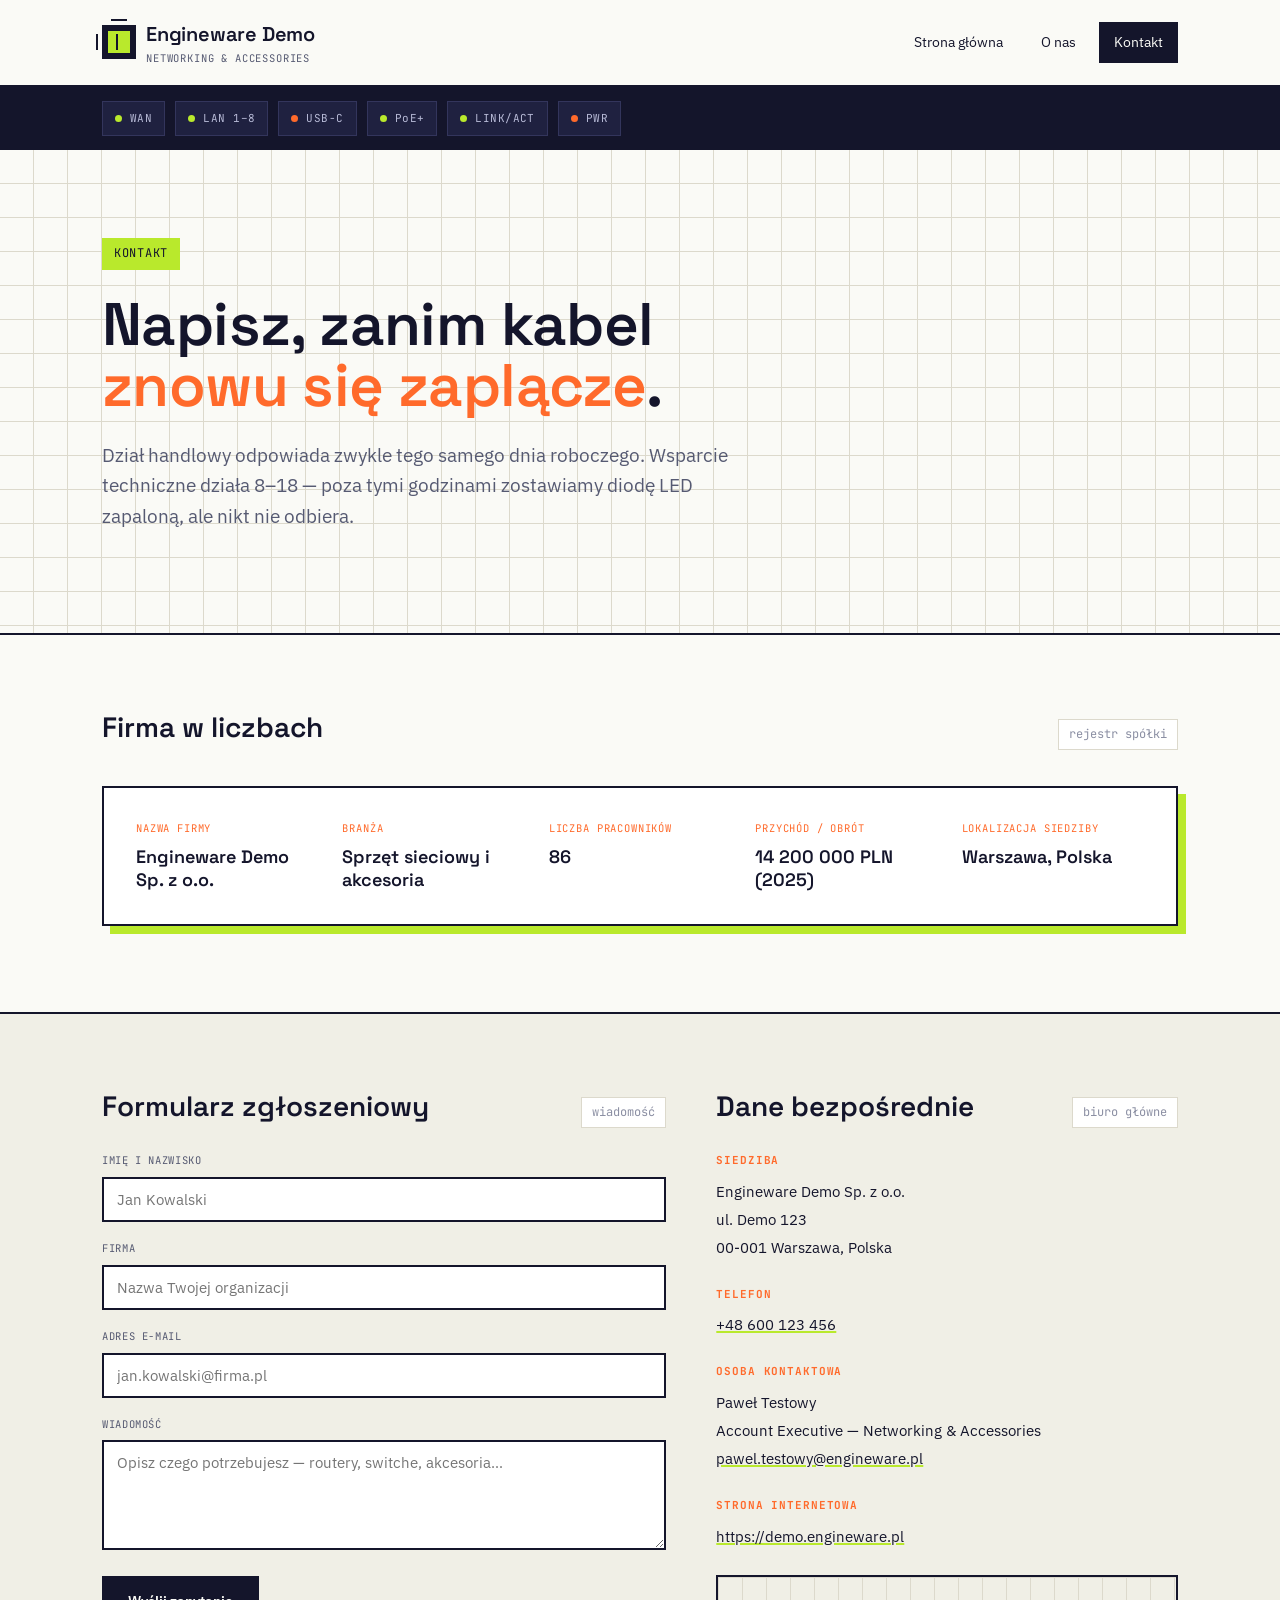
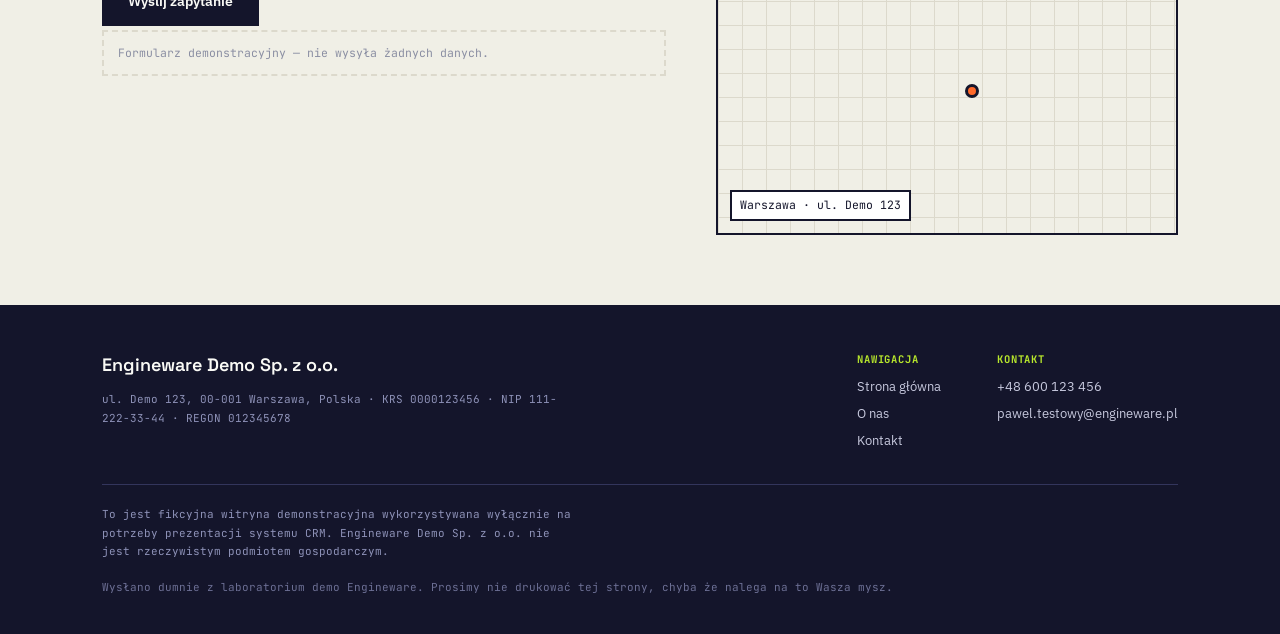
<file: EngineWare/kontakt.html>
<!DOCTYPE html>
<html lang="pl">
<head>
<meta charset="UTF-8">
<meta name="viewport" content="width=device-width, initial-scale=1.0">
<title>Kontakt — Engineware Demo Sp. z o.o.</title>
<meta name="description" content="Dane kontaktowe Engineware Demo Sp. z o.o. — siedziba w Warszawie.">
<link rel="preconnect" href="https://fonts.googleapis.com">
<link href="https://fonts.googleapis.com/css2?family=Space+Grotesk:wght@500;600;700&family=IBM+Plex+Sans:wght@400;500;600&family=JetBrains+Mono:wght@400;500;600&display=swap" rel="stylesheet">
<link rel="stylesheet" href="style.css">
</head>
<body>

<header class="site-header">
  <div class="wrap">
    <a class="brand" href="index.html">
      <span class="brand-chip"><span></span></span>
      <span class="brand-name">Engineware Demo<small>Networking &amp; Accessories</small></span>
    </a>
    <nav class="site-nav">
      <a href="index.html">Strona główna</a>
      <a href="o-nas.html">O nas</a>
      <a href="kontakt.html" aria-current="page">Kontakt</a>
    </nav>
  </div>
</header>

<div class="faceplate" aria-hidden="true">
  <div class="wrap">
    <div class="port"><span class="led"></span> WAN</div>
    <div class="port"><span class="led"></span> LAN 1–8</div>
    <div class="port"><span class="led"></span> USB-C</div>
    <div class="port"><span class="led"></span> PoE+</div>
    <div class="port"><span class="led"></span> LINK/ACT</div>
    <div class="port"><span class="led"></span> PWR</div>
  </div>
</div>

<main>

  <section class="hero pcb">
    <div class="wrap">
      <div class="eyebrow">Kontakt</div>
      <h1>Napisz, zanim kabel <span class="accent">znowu się zaplącze</span>.</h1>
      <p class="lede">Dział handlowy odpowiada zwykle tego samego dnia roboczego. Wsparcie techniczne działa 8–18 — poza tymi godzinami zostawiamy diodę LED zapaloną, ale nikt nie odbiera.</p>
    </div>
  </section>

  <section>
    <div class="wrap">
      <div class="section-head">
        <h2>Firma w liczbach</h2>
        <span class="tag">rejestr spółki</span>
      </div>
      <dl class="company-facts">
        <div class="fact">
          <dt>Nazwa firmy</dt>
          <dd data-field="nazwa-firmy">Engineware Demo Sp. z o.o.</dd>
        </div>
        <div class="fact">
          <dt>Branża</dt>
          <dd data-field="branza">Sprzęt sieciowy i akcesoria</dd>
        </div>
        <div class="fact">
          <dt>Liczba pracowników</dt>
          <dd data-field="liczba-pracownikow">86</dd>
        </div>
        <div class="fact">
          <dt>Przychód / obrót</dt>
          <dd data-field="przychod">14 200 000 PLN (2025)</dd>
        </div>
        <div class="fact">
          <dt>Lokalizacja siedziby</dt>
          <dd data-field="lokalizacja-siedziby">Warszawa, Polska</dd>
        </div>
      </dl>
    </div>
  </section>

  <section class="alt">
    <div class="wrap contact-grid">

      <div>
        <div class="section-head" style="margin-bottom:24px;">
          <h2>Formularz zgłoszeniowy</h2>
          <span class="tag">wiadomość</span>
        </div>

        <form onsubmit="return false;">
          <div class="field">
            <label for="name">Imię i nazwisko</label>
            <input type="text" id="name" name="name" placeholder="Jan Kowalski">
          </div>
          <div class="field">
            <label for="company">Firma</label>
            <input type="text" id="company" name="company" placeholder="Nazwa Twojej organizacji">
          </div>
          <div class="field">
            <label for="email">Adres e-mail</label>
            <input type="email" id="email" name="email" placeholder="jan.kowalski@firma.pl">
          </div>
          <div class="field">
            <label for="message">Wiadomość</label>
            <textarea id="message" name="message" placeholder="Opisz czego potrzebujesz — routery, switche, akcesoria…"></textarea>
          </div>
          <button type="submit" class="btn btn-primary">Wyślij zapytanie</button>
          <p class="demo-note">Formularz demonstracyjny — nie wysyła żadnych danych.</p>
        </form>
      </div>

      <div>
        <div class="section-head" style="margin-bottom:24px;">
          <h2>Dane bezpośrednie</h2>
          <span class="tag">biuro główne</span>
        </div>

        <div class="contact-block">
          <h3>Siedziba</h3>
          <p>Engineware Demo Sp. z o.o.</p>
          <p>ul. Demo 123</p>
          <p>00-001 Warszawa, Polska</p>
        </div>

        <div class="contact-block">
          <h3>Telefon</h3>
          <p><a href="tel:+48600123456">+48 600 123 456</a></p>
        </div>

        <div class="contact-block">
          <h3>Osoba kontaktowa</h3>
          <p>Paweł Testowy</p>
          <p>Account Executive — Networking &amp; Accessories</p>
          <p><a href="mailto:pawel.testowy@engineware.pl">pawel.testowy@engineware.pl</a></p>
        </div>

        <div class="contact-block">
          <h3>Strona internetowa</h3>
          <p><a href="https://demo.engineware.pl">https://demo.engineware.pl</a></p>
        </div>

        <div class="map-block" role="img" aria-label="Poglądowa mapa lokalizacji siedziby w Warszawie">
          <span class="map-pin"></span>
          <span class="map-caption">Warszawa · ul. Demo 123</span>
        </div>
      </div>

    </div>
  </section>

</main>

<footer>
  <div class="wrap">
    <div class="foot-top">
      <div>
        <div class="foot-brand">Engineware Demo Sp. z o.o.</div>
        <p class="legal">
          ul. Demo 123, 00-001 Warszawa, Polska · KRS 0000123456 · NIP 111-222-33-44 · REGON 012345678
        </p>
      </div>
      <div class="foot-cols">
        <div>
          <h5>Nawigacja</h5>
          <ul>
            <li><a href="index.html">Strona główna</a></li>
            <li><a href="o-nas.html">O nas</a></li>
            <li><a href="kontakt.html">Kontakt</a></li>
          </ul>
        </div>
        <div>
          <h5>Kontakt</h5>
          <ul>
            <li>+48 600 123 456</li>
            <li>pawel.testowy@engineware.pl</li>
          </ul>
        </div>
      </div>
    </div>
    <p class="legal">To jest fikcyjna witryna demonstracyjna wykorzystywana wyłącznie na potrzeby prezentacji systemu CRM. Engineware Demo Sp. z o.o. nie jest rzeczywistym podmiotem gospodarczym.</p>
    <p class="quip">Wysłano dumnie z laboratorium demo Engineware. Prosimy nie drukować tej strony, chyba że nalega na to Wasza mysz.</p>
  </div>
</footer>

</body>
</html>
</file>
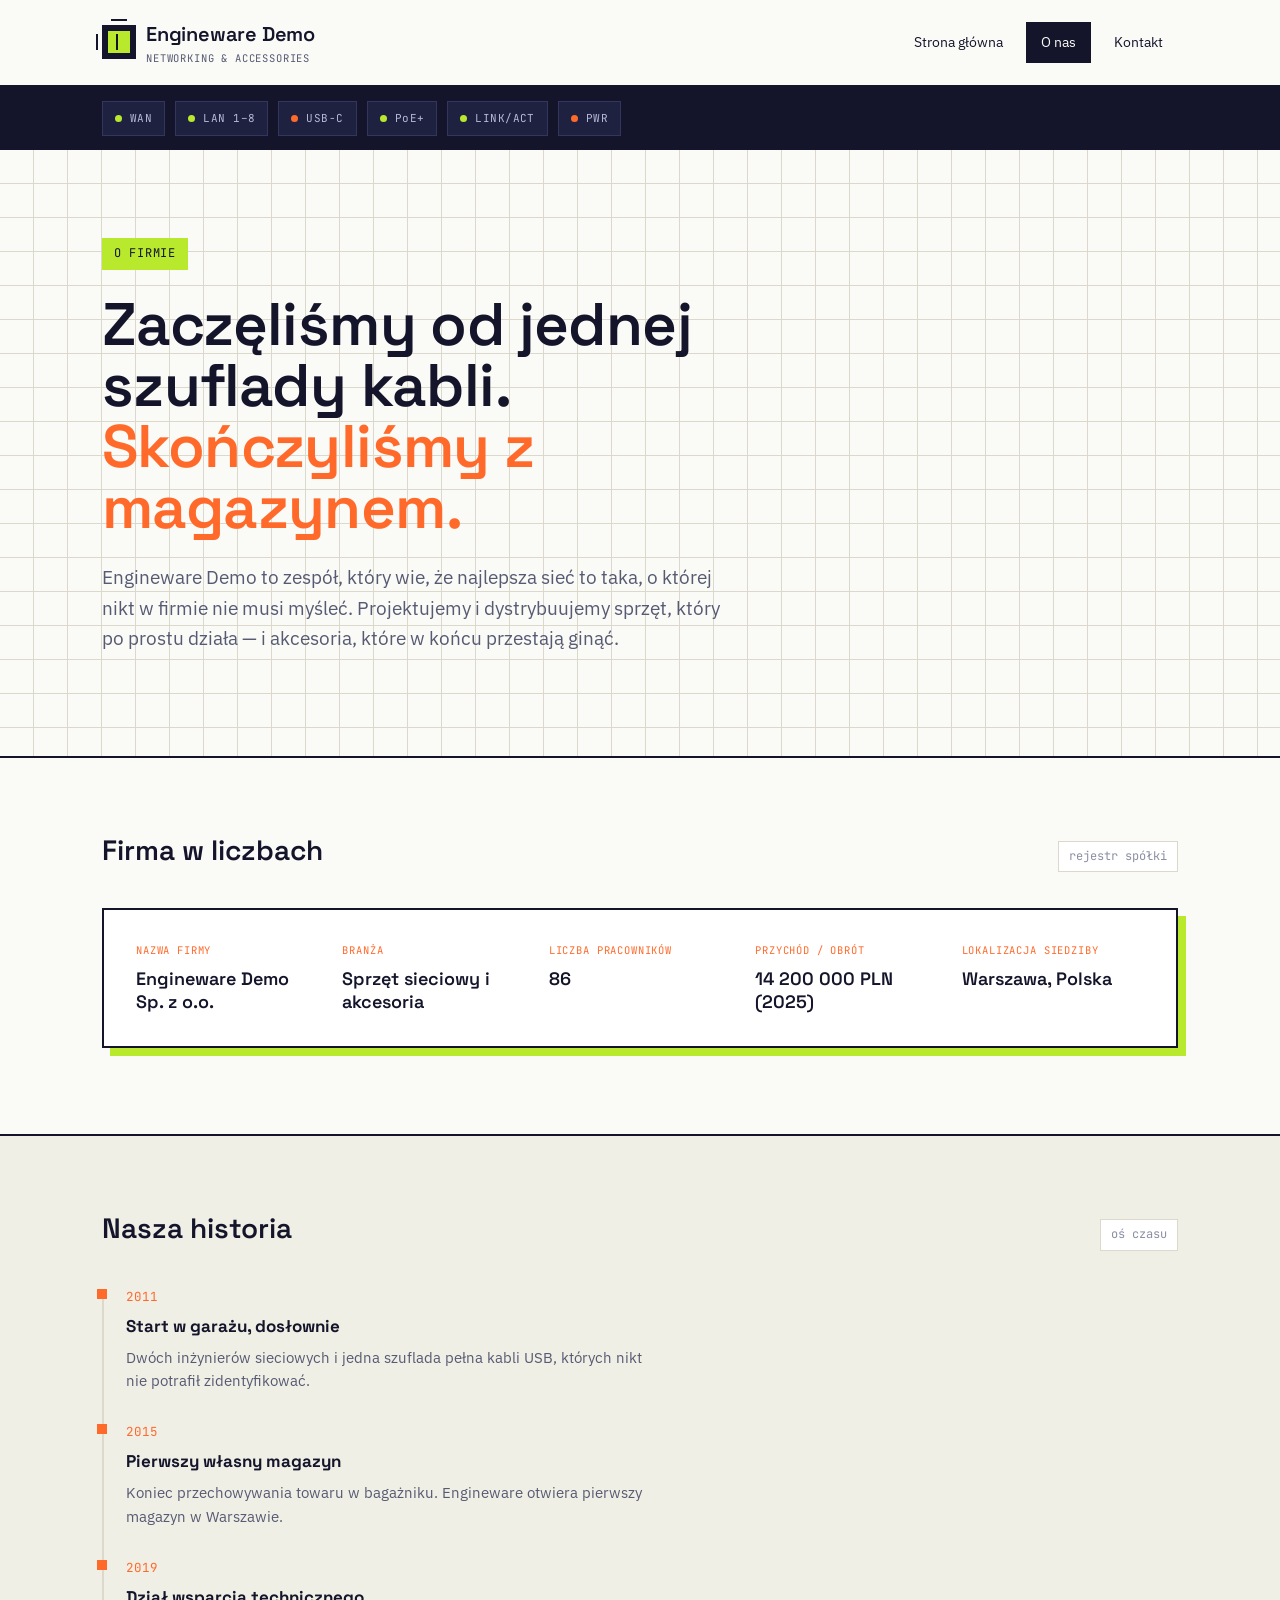
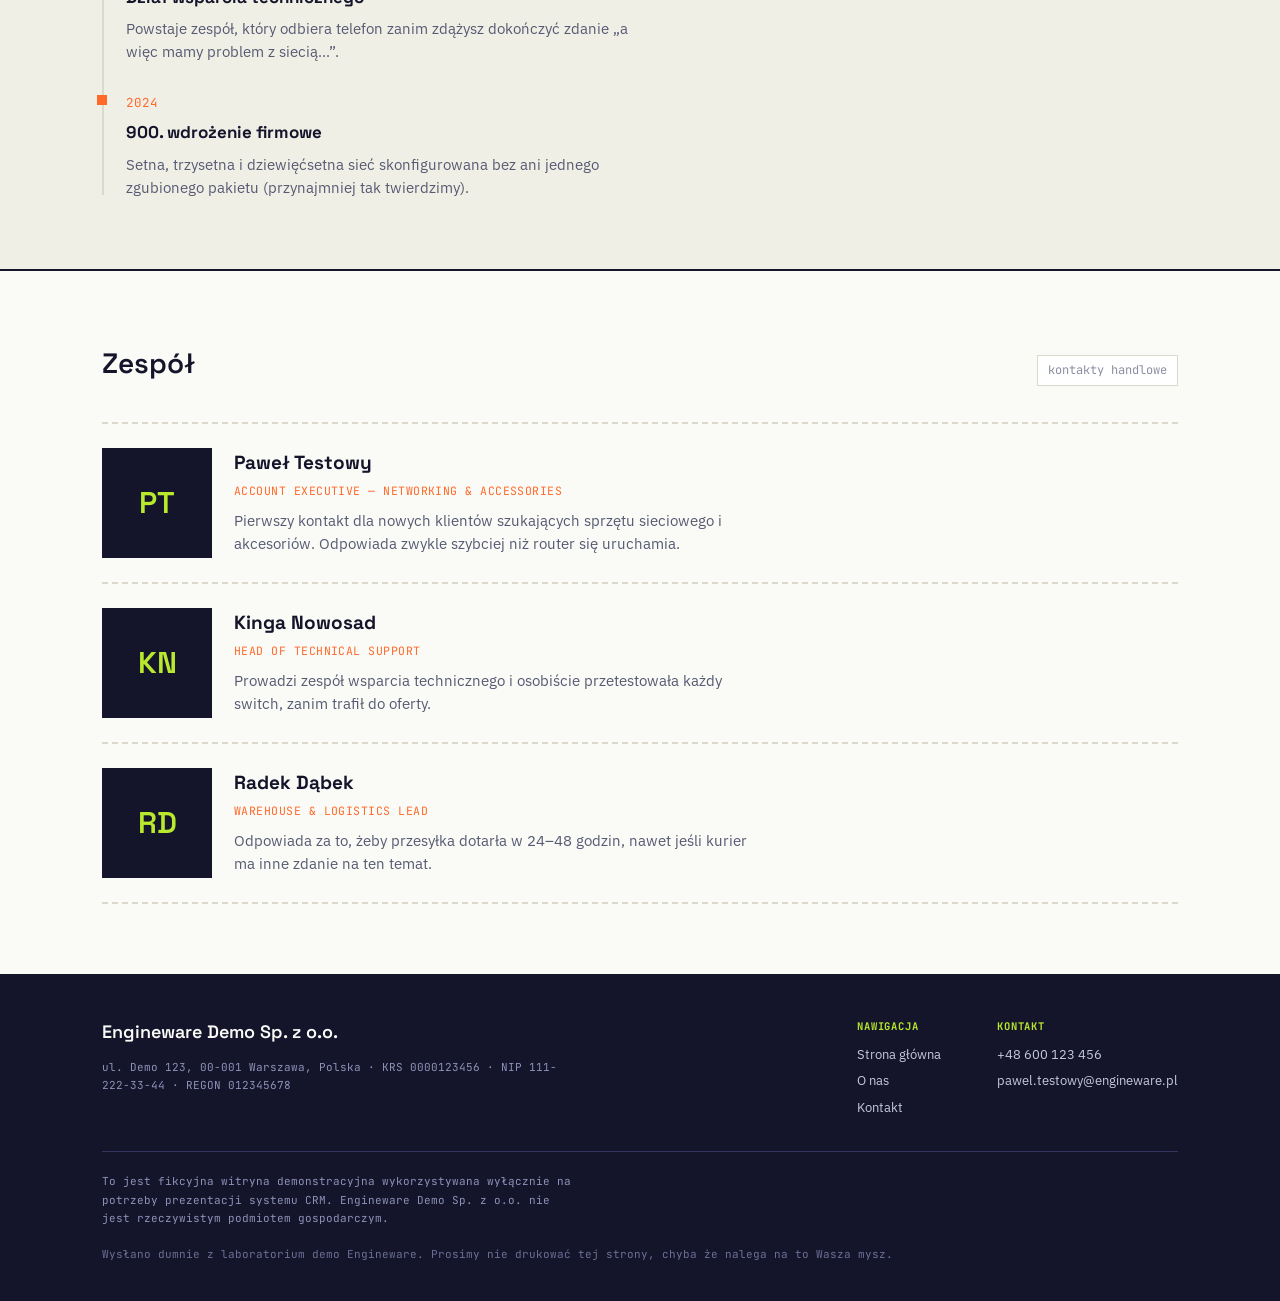
<file: EngineWare/o-nas.html>
<!DOCTYPE html>
<html lang="pl">
<head>
<meta charset="UTF-8">
<meta name="viewport" content="width=device-width, initial-scale=1.0">
<title>O nas — Engineware Demo Sp. z o.o.</title>
<meta name="description" content="Historia i zespół Engineware Demo Sp. z o.o. — dystrybutora sprzętu sieciowego i akcesoriów.">
<link rel="preconnect" href="https://fonts.googleapis.com">
<link href="https://fonts.googleapis.com/css2?family=Space+Grotesk:wght@500;600;700&family=IBM+Plex+Sans:wght@400;500;600&family=JetBrains+Mono:wght@400;500;600&display=swap" rel="stylesheet">
<link rel="stylesheet" href="style.css">
</head>
<body>

<header class="site-header">
  <div class="wrap">
    <a class="brand" href="index.html">
      <span class="brand-chip"><span></span></span>
      <span class="brand-name">Engineware Demo<small>Networking &amp; Accessories</small></span>
    </a>
    <nav class="site-nav">
      <a href="index.html">Strona główna</a>
      <a href="o-nas.html" aria-current="page">O nas</a>
      <a href="kontakt.html">Kontakt</a>
    </nav>
  </div>
</header>

<div class="faceplate" aria-hidden="true">
  <div class="wrap">
    <div class="port"><span class="led"></span> WAN</div>
    <div class="port"><span class="led"></span> LAN 1–8</div>
    <div class="port"><span class="led"></span> USB-C</div>
    <div class="port"><span class="led"></span> PoE+</div>
    <div class="port"><span class="led"></span> LINK/ACT</div>
    <div class="port"><span class="led"></span> PWR</div>
  </div>
</div>

<main>

  <section class="hero pcb">
    <div class="wrap">
      <div class="eyebrow">O firmie</div>
      <h1>Zaczęliśmy od jednej szuflady kabli. <span class="accent">Skończyliśmy z magazynem.</span></h1>
      <p class="lede">Engineware Demo to zespół, który wie, że najlepsza sieć to taka, o której nikt w firmie nie musi myśleć. Projektujemy i dystrybuujemy sprzęt, który po prostu działa — i akcesoria, które w końcu przestają ginąć.</p>
    </div>
  </section>

  <section>
    <div class="wrap">
      <div class="section-head">
        <h2>Firma w liczbach</h2>
        <span class="tag">rejestr spółki</span>
      </div>
      <dl class="company-facts">
        <div class="fact">
          <dt>Nazwa firmy</dt>
          <dd data-field="nazwa-firmy">Engineware Demo Sp. z o.o.</dd>
        </div>
        <div class="fact">
          <dt>Branża</dt>
          <dd data-field="branza">Sprzęt sieciowy i akcesoria</dd>
        </div>
        <div class="fact">
          <dt>Liczba pracowników</dt>
          <dd data-field="liczba-pracownikow">86</dd>
        </div>
        <div class="fact">
          <dt>Przychód / obrót</dt>
          <dd data-field="przychod">14 200 000 PLN (2025)</dd>
        </div>
        <div class="fact">
          <dt>Lokalizacja siedziby</dt>
          <dd data-field="lokalizacja-siedziby">Warszawa, Polska</dd>
        </div>
      </dl>
    </div>
  </section>

  <section class="alt">
    <div class="wrap">
      <div class="section-head">
        <h2>Nasza historia</h2>
        <span class="tag">oś czasu</span>
      </div>
      <div class="timeline">
        <div class="tl-item">
          <span class="tl-year">2011</span>
          <h4>Start w garażu, dosłownie</h4>
          <p>Dwóch inżynierów sieciowych i jedna szuflada pełna kabli USB, których nikt nie potrafił zidentyfikować.</p>
        </div>
        <div class="tl-item">
          <span class="tl-year">2015</span>
          <h4>Pierwszy własny magazyn</h4>
          <p>Koniec przechowywania towaru w bagażniku. Engineware otwiera pierwszy magazyn w Warszawie.</p>
        </div>
        <div class="tl-item">
          <span class="tl-year">2019</span>
          <h4>Dział wsparcia technicznego</h4>
          <p>Powstaje zespół, który odbiera telefon zanim zdążysz dokończyć zdanie „a więc mamy problem z siecią...”.</p>
        </div>
        <div class="tl-item">
          <span class="tl-year">2024</span>
          <h4>900. wdrożenie firmowe</h4>
          <p>Setna, trzysetna i dziewięćsetna sieć skonfigurowana bez ani jednego zgubionego pakietu (przynajmniej tak twierdzimy).</p>
        </div>
      </div>
    </div>
  </section>

  <section>
    <div class="wrap">
      <div class="section-head">
        <h2>Zespół</h2>
        <span class="tag">kontakty handlowe</span>
      </div>

      <div class="person">
        <div class="person-mono">PT</div>
        <div>
          <h3>Paweł Testowy</h3>
          <span class="role">Account Executive — Networking &amp; Accessories</span>
          <p>Pierwszy kontakt dla nowych klientów szukających sprzętu sieciowego i akcesoriów. Odpowiada zwykle szybciej niż router się uruchamia.</p>
        </div>
      </div>

      <div class="person">
        <div class="person-mono">KN</div>
        <div>
          <h3>Kinga Nowosad</h3>
          <span class="role">Head of Technical Support</span>
          <p>Prowadzi zespół wsparcia technicznego i osobiście przetestowała każdy switch, zanim trafił do oferty.</p>
        </div>
      </div>

      <div class="person">
        <div class="person-mono">RD</div>
        <div>
          <h3>Radek Dąbek</h3>
          <span class="role">Warehouse &amp; Logistics Lead</span>
          <p>Odpowiada za to, żeby przesyłka dotarła w 24–48 godzin, nawet jeśli kurier ma inne zdanie na ten temat.</p>
        </div>
      </div>

    </div>
  </section>

</main>

<footer>
  <div class="wrap">
    <div class="foot-top">
      <div>
        <div class="foot-brand">Engineware Demo Sp. z o.o.</div>
        <p class="legal">
          ul. Demo 123, 00-001 Warszawa, Polska · KRS 0000123456 · NIP 111-222-33-44 · REGON 012345678
        </p>
      </div>
      <div class="foot-cols">
        <div>
          <h5>Nawigacja</h5>
          <ul>
            <li><a href="index.html">Strona główna</a></li>
            <li><a href="o-nas.html">O nas</a></li>
            <li><a href="kontakt.html">Kontakt</a></li>
          </ul>
        </div>
        <div>
          <h5>Kontakt</h5>
          <ul>
            <li>+48 600 123 456</li>
            <li>pawel.testowy@engineware.pl</li>
          </ul>
        </div>
      </div>
    </div>
    <p class="legal">To jest fikcyjna witryna demonstracyjna wykorzystywana wyłącznie na potrzeby prezentacji systemu CRM. Engineware Demo Sp. z o.o. nie jest rzeczywistym podmiotem gospodarczym.</p>
    <p class="quip">Wysłano dumnie z laboratorium demo Engineware. Prosimy nie drukować tej strony, chyba że nalega na to Wasza mysz.</p>
  </div>
</footer>

</body>
</html>
</file>
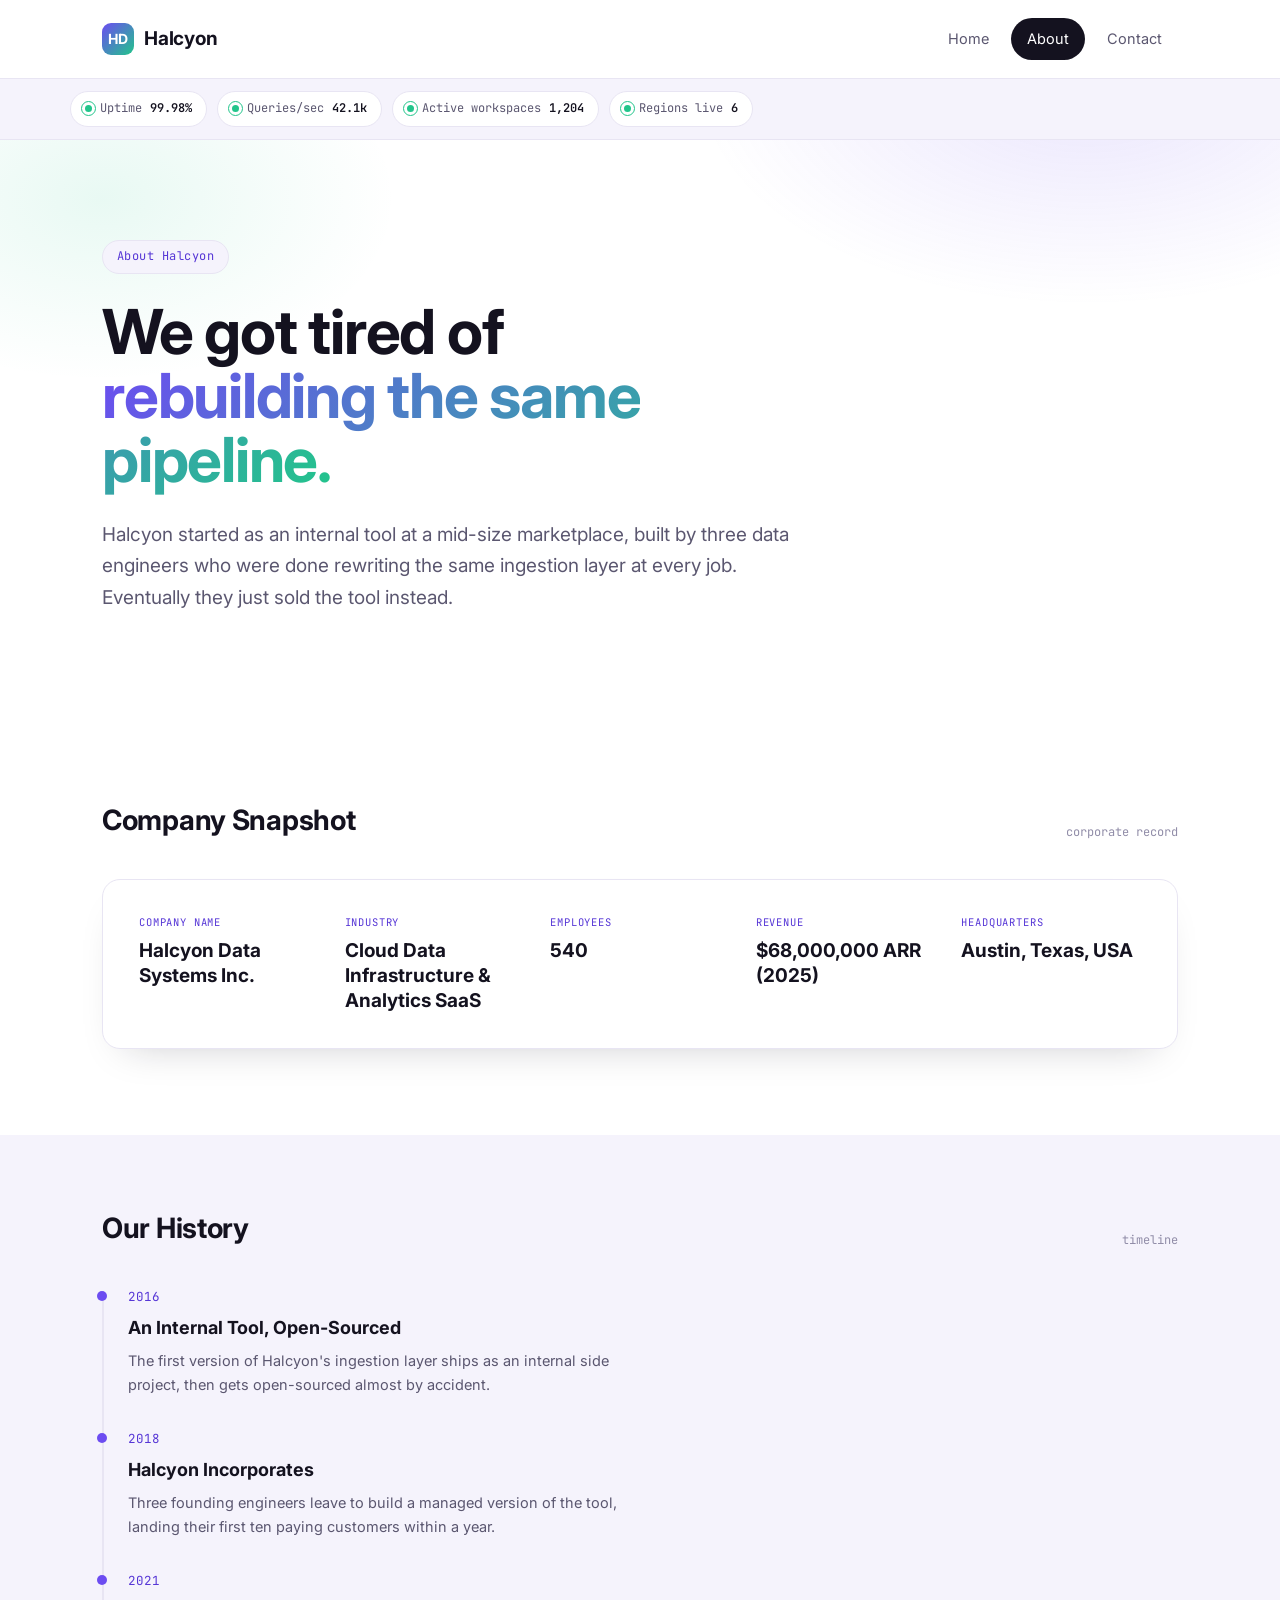
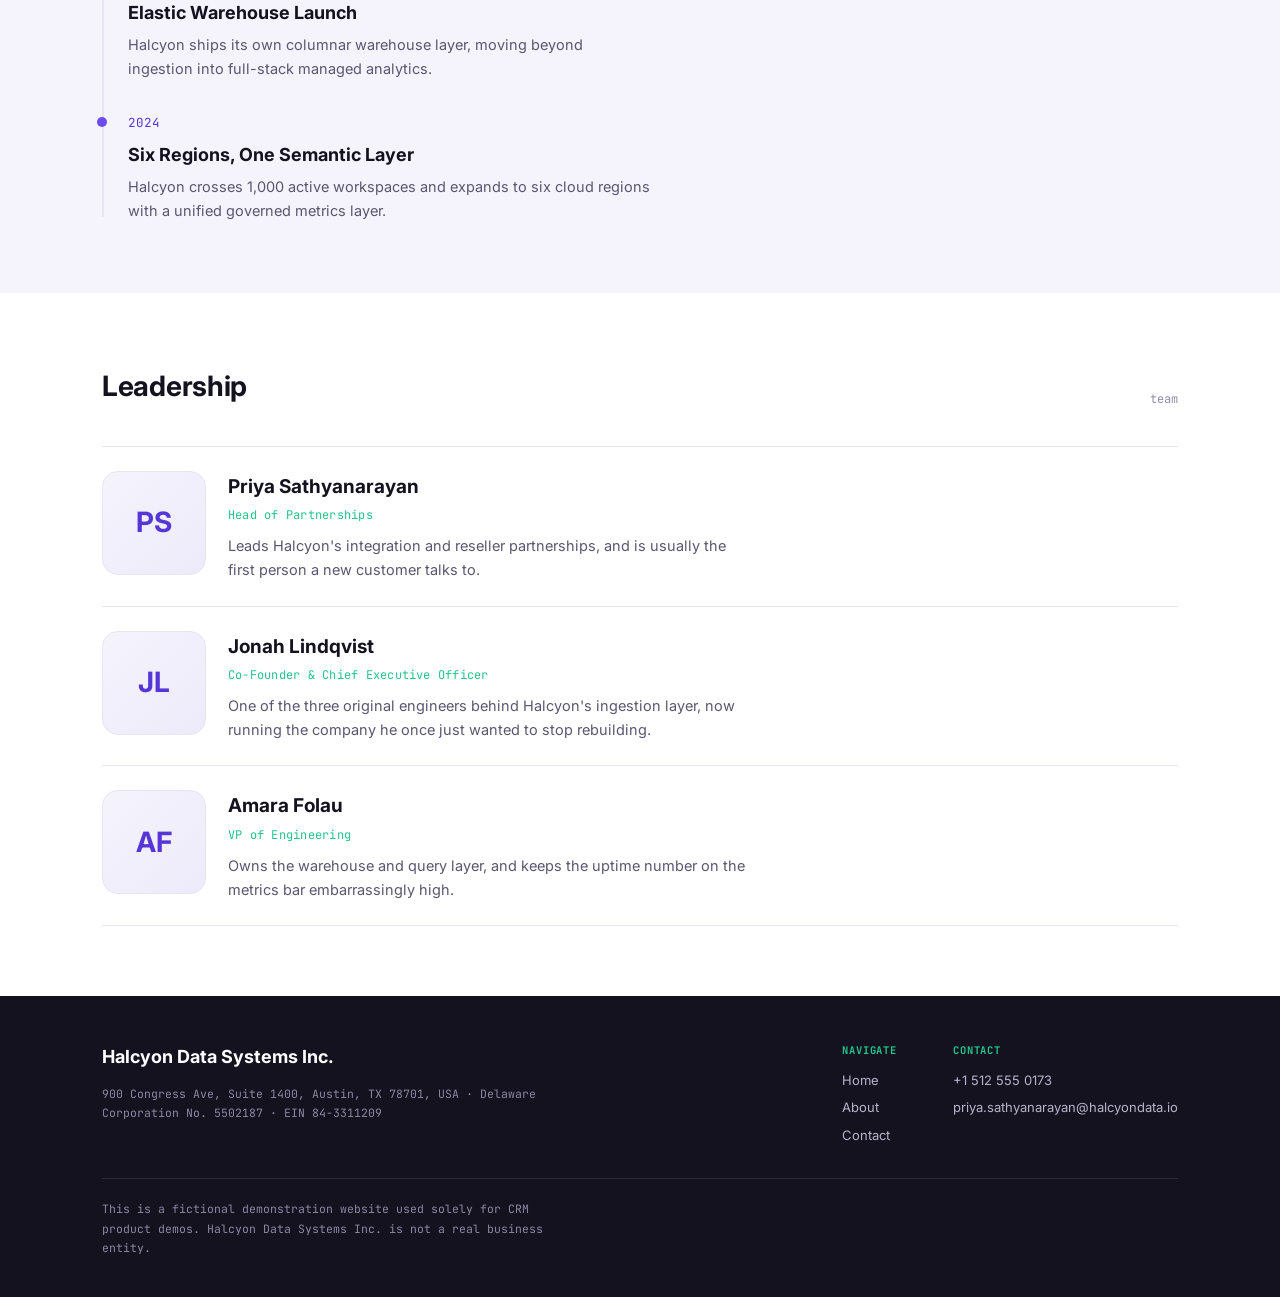
<file: Halycon/about.html>
<!DOCTYPE html>
<html lang="en">
<head>
<meta charset="UTF-8">
<meta name="viewport" content="width=device-width, initial-scale=1.0">
<title>About — Halcyon Data Systems Inc.</title>
<meta name="description" content="The history and leadership team behind Halcyon Data Systems Inc.">
<link rel="preconnect" href="https://fonts.googleapis.com">
<link href="https://fonts.googleapis.com/css2?family=Inter:wght@400;500;600;700&family=JetBrains+Mono:wght@400;500;600&display=swap" rel="stylesheet">
<link rel="stylesheet" href="style.css">
</head>
<body>

<header class="site-header">
  <div class="wrap">
    <a class="brand" href="index.html">
      <span class="brand-mark">HD</span>
      <span class="brand-name">Halcyon</span>
    </a>
    <nav class="site-nav">
      <a href="index.html">Home</a>
      <a href="about.html" aria-current="page">About</a>
      <a href="contact.html">Contact</a>
    </nav>
  </div>
</header>

<div class="metrics-bar" aria-hidden="true">
  <div class="wrap metrics-track">
    <span class="pill"><span class="pulse"></span> Uptime <b>99.98%</b></span>
    <span class="pill"><span class="pulse"></span> Queries/sec <b>42.1k</b></span>
    <span class="pill"><span class="pulse"></span> Active workspaces <b>1,204</b></span>
    <span class="pill"><span class="pulse"></span> Regions live <b>6</b></span>
  </div>
</div>

<main>

  <section class="hero glow">
    <div class="wrap">
      <div class="eyebrow">About Halcyon</div>
      <h1>We got tired of <span class="accent">rebuilding the same pipeline.</span></h1>
      <p class="lede">Halcyon started as an internal tool at a mid-size marketplace, built by three data engineers who were done rewriting the same ingestion layer at every job. Eventually they just sold the tool instead.</p>
    </div>
  </section>

  <section>
    <div class="wrap">
      <div class="section-head">
        <h2>Company Snapshot</h2>
        <span class="tag">corporate record</span>
      </div>
      <dl class="company-facts">
        <div class="fact">
          <dt>Company Name</dt>
          <dd data-field="nazwa-firmy">Halcyon Data Systems Inc.</dd>
        </div>
        <div class="fact">
          <dt>Industry</dt>
          <dd data-field="branza">Cloud Data Infrastructure &amp; Analytics SaaS</dd>
        </div>
        <div class="fact">
          <dt>Employees</dt>
          <dd data-field="liczba-pracownikow">540</dd>
        </div>
        <div class="fact">
          <dt>Revenue</dt>
          <dd data-field="przychod">$68,000,000 ARR (2025)</dd>
        </div>
        <div class="fact">
          <dt>Headquarters</dt>
          <dd data-field="lokalizacja-siedziby">Austin, Texas, USA</dd>
        </div>
      </dl>
    </div>
  </section>

  <section class="alt">
    <div class="wrap">
      <div class="section-head">
        <h2>Our History</h2>
        <span class="tag">timeline</span>
      </div>
      <div class="timeline">
        <div class="tl-item">
          <span class="tl-year">2016</span>
          <h4>An Internal Tool, Open-Sourced</h4>
          <p>The first version of Halcyon's ingestion layer ships as an internal side project, then gets open-sourced almost by accident.</p>
        </div>
        <div class="tl-item">
          <span class="tl-year">2018</span>
          <h4>Halcyon Incorporates</h4>
          <p>Three founding engineers leave to build a managed version of the tool, landing their first ten paying customers within a year.</p>
        </div>
        <div class="tl-item">
          <span class="tl-year">2021</span>
          <h4>Elastic Warehouse Launch</h4>
          <p>Halcyon ships its own columnar warehouse layer, moving beyond ingestion into full-stack managed analytics.</p>
        </div>
        <div class="tl-item">
          <span class="tl-year">2024</span>
          <h4>Six Regions, One Semantic Layer</h4>
          <p>Halcyon crosses 1,000 active workspaces and expands to six cloud regions with a unified governed metrics layer.</p>
        </div>
      </div>
    </div>
  </section>

  <section>
    <div class="wrap">
      <div class="section-head">
        <h2>Leadership</h2>
        <span class="tag">team</span>
      </div>

      <div class="person">
        <div class="person-mono">PS</div>
        <div>
          <h3>Priya Sathyanarayan</h3>
          <span class="role">Head of Partnerships</span>
          <p>Leads Halcyon's integration and reseller partnerships, and is usually the first person a new customer talks to.</p>
        </div>
      </div>

      <div class="person">
        <div class="person-mono">JL</div>
        <div>
          <h3>Jonah Lindqvist</h3>
          <span class="role">Co-Founder &amp; Chief Executive Officer</span>
          <p>One of the three original engineers behind Halcyon's ingestion layer, now running the company he once just wanted to stop rebuilding.</p>
        </div>
      </div>

      <div class="person">
        <div class="person-mono">AF</div>
        <div>
          <h3>Amara Folau</h3>
          <span class="role">VP of Engineering</span>
          <p>Owns the warehouse and query layer, and keeps the uptime number on the metrics bar embarrassingly high.</p>
        </div>
      </div>

    </div>
  </section>

</main>

<footer>
  <div class="wrap">
    <div class="foot-top">
      <div>
        <div class="foot-brand">Halcyon Data Systems Inc.</div>
        <p class="legal">
          900 Congress Ave, Suite 1400, Austin, TX 78701, USA · Delaware Corporation No. 5502187 · EIN 84-3311209
        </p>
      </div>
      <div class="foot-cols">
        <div>
          <h5>Navigate</h5>
          <ul>
            <li><a href="index.html">Home</a></li>
            <li><a href="about.html">About</a></li>
            <li><a href="contact.html">Contact</a></li>
          </ul>
        </div>
        <div>
          <h5>Contact</h5>
          <ul>
            <li>+1 512 555 0173</li>
            <li>priya.sathyanarayan@halcyondata.io</li>
          </ul>
        </div>
      </div>
    </div>
    <p class="legal">This is a fictional demonstration website used solely for CRM product demos. Halcyon Data Systems Inc. is not a real business entity.</p>
  </div>
</footer>

</body>
</html>
</file>
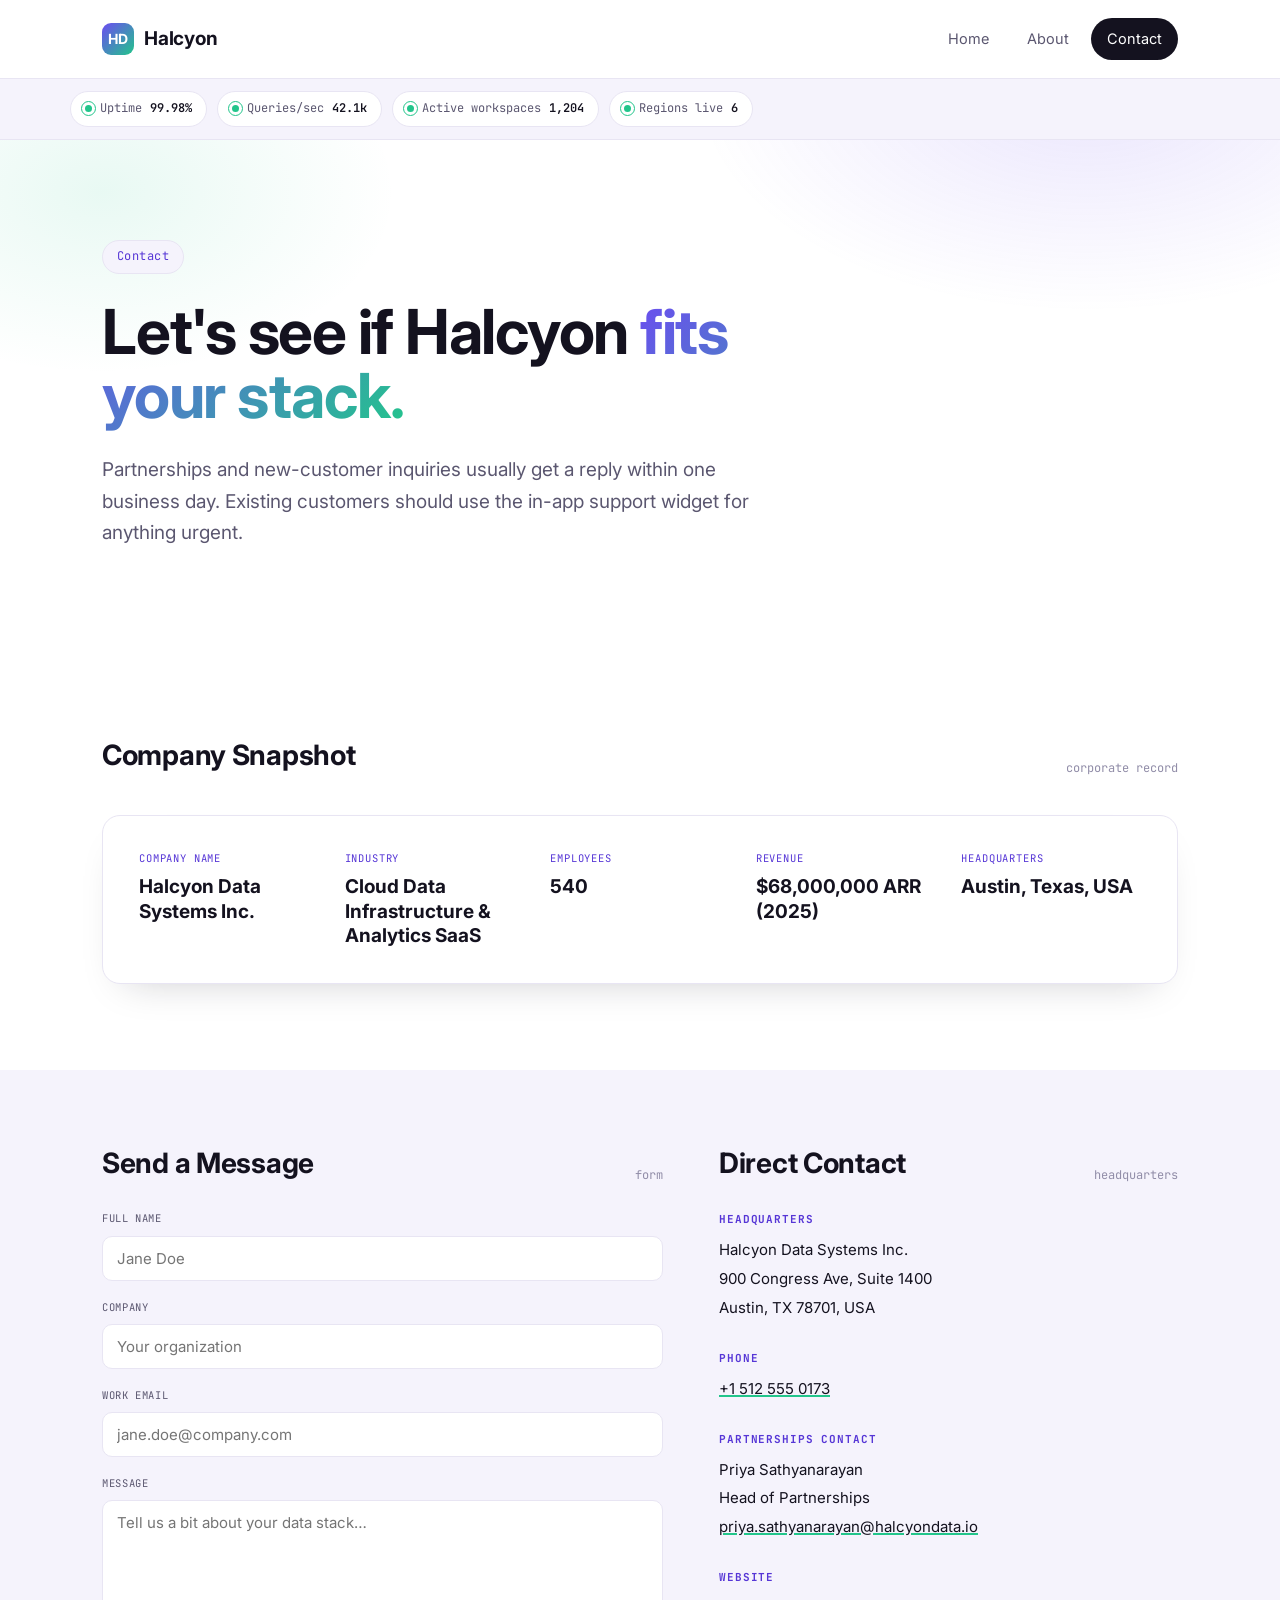
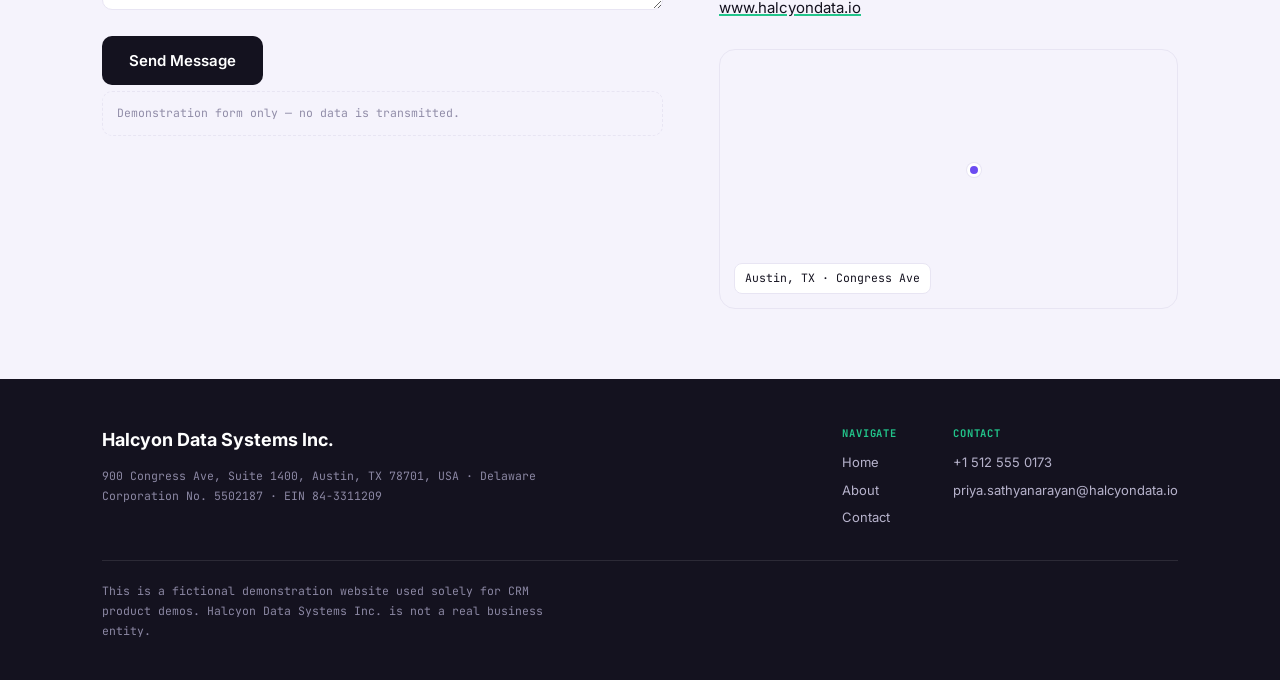
<file: Halycon/contact.html>
<!DOCTYPE html>
<html lang="en">
<head>
<meta charset="UTF-8">
<meta name="viewport" content="width=device-width, initial-scale=1.0">
<title>Contact — Halcyon Data Systems Inc.</title>
<meta name="description" content="Contact Halcyon Data Systems Inc. — headquartered in Austin, Texas.">
<link rel="preconnect" href="https://fonts.googleapis.com">
<link href="https://fonts.googleapis.com/css2?family=Inter:wght@400;500;600;700&family=JetBrains+Mono:wght@400;500;600&display=swap" rel="stylesheet">
<link rel="stylesheet" href="style.css">
</head>
<body>

<header class="site-header">
  <div class="wrap">
    <a class="brand" href="index.html">
      <span class="brand-mark">HD</span>
      <span class="brand-name">Halcyon</span>
    </a>
    <nav class="site-nav">
      <a href="index.html">Home</a>
      <a href="about.html">About</a>
      <a href="contact.html" aria-current="page">Contact</a>
    </nav>
  </div>
</header>

<div class="metrics-bar" aria-hidden="true">
  <div class="wrap metrics-track">
    <span class="pill"><span class="pulse"></span> Uptime <b>99.98%</b></span>
    <span class="pill"><span class="pulse"></span> Queries/sec <b>42.1k</b></span>
    <span class="pill"><span class="pulse"></span> Active workspaces <b>1,204</b></span>
    <span class="pill"><span class="pulse"></span> Regions live <b>6</b></span>
  </div>
</div>

<main>

  <section class="hero glow">
    <div class="wrap">
      <div class="eyebrow">Contact</div>
      <h1>Let's see if Halcyon <span class="accent">fits your stack.</span></h1>
      <p class="lede">Partnerships and new-customer inquiries usually get a reply within one business day. Existing customers should use the in-app support widget for anything urgent.</p>
    </div>
  </section>

  <section>
    <div class="wrap">
      <div class="section-head">
        <h2>Company Snapshot</h2>
        <span class="tag">corporate record</span>
      </div>
      <dl class="company-facts">
        <div class="fact">
          <dt>Company Name</dt>
          <dd data-field="nazwa-firmy">Halcyon Data Systems Inc.</dd>
        </div>
        <div class="fact">
          <dt>Industry</dt>
          <dd data-field="branza">Cloud Data Infrastructure &amp; Analytics SaaS</dd>
        </div>
        <div class="fact">
          <dt>Employees</dt>
          <dd data-field="liczba-pracownikow">540</dd>
        </div>
        <div class="fact">
          <dt>Revenue</dt>
          <dd data-field="przychod">$68,000,000 ARR (2025)</dd>
        </div>
        <div class="fact">
          <dt>Headquarters</dt>
          <dd data-field="lokalizacja-siedziby">Austin, Texas, USA</dd>
        </div>
      </dl>
    </div>
  </section>

  <section class="alt">
    <div class="wrap contact-grid">

      <div>
        <div class="section-head" style="margin-bottom:24px;">
          <h2>Send a Message</h2>
          <span class="tag">form</span>
        </div>

        <form onsubmit="return false;">
          <div class="field">
            <label for="name">Full Name</label>
            <input type="text" id="name" name="name" placeholder="Jane Doe">
          </div>
          <div class="field">
            <label for="company">Company</label>
            <input type="text" id="company" name="company" placeholder="Your organization">
          </div>
          <div class="field">
            <label for="email">Work Email</label>
            <input type="email" id="email" name="email" placeholder="jane.doe@company.com">
          </div>
          <div class="field">
            <label for="message">Message</label>
            <textarea id="message" name="message" placeholder="Tell us a bit about your data stack…"></textarea>
          </div>
          <button type="submit" class="btn btn-primary">Send Message</button>
          <p class="demo-note">Demonstration form only — no data is transmitted.</p>
        </form>
      </div>

      <div>
        <div class="section-head" style="margin-bottom:24px;">
          <h2>Direct Contact</h2>
          <span class="tag">headquarters</span>
        </div>

        <div class="contact-block">
          <h3>Headquarters</h3>
          <p>Halcyon Data Systems Inc.</p>
          <p>900 Congress Ave, Suite 1400</p>
          <p>Austin, TX 78701, USA</p>
        </div>

        <div class="contact-block">
          <h3>Phone</h3>
          <p><a href="tel:+15125550173">+1 512 555 0173</a></p>
        </div>

        <div class="contact-block">
          <h3>Partnerships Contact</h3>
          <p>Priya Sathyanarayan</p>
          <p>Head of Partnerships</p>
          <p><a href="mailto:priya.sathyanarayan@halcyondata.io">priya.sathyanarayan@halcyondata.io</a></p>
        </div>

        <div class="contact-block">
          <h3>Website</h3>
          <p><a href="https://www.halcyondata.io">www.halcyondata.io</a></p>
        </div>

        <div class="map-block" role="img" aria-label="Illustrative map of the Austin headquarters location">
          <span class="map-pin"></span>
          <span class="map-caption">Austin, TX · Congress Ave</span>
        </div>
      </div>

    </div>
  </section>

</main>

<footer>
  <div class="wrap">
    <div class="foot-top">
      <div>
        <div class="foot-brand">Halcyon Data Systems Inc.</div>
        <p class="legal">
          900 Congress Ave, Suite 1400, Austin, TX 78701, USA · Delaware Corporation No. 5502187 · EIN 84-3311209
        </p>
      </div>
      <div class="foot-cols">
        <div>
          <h5>Navigate</h5>
          <ul>
            <li><a href="index.html">Home</a></li>
            <li><a href="about.html">About</a></li>
            <li><a href="contact.html">Contact</a></li>
          </ul>
        </div>
        <div>
          <h5>Contact</h5>
          <ul>
            <li>+1 512 555 0173</li>
            <li>priya.sathyanarayan@halcyondata.io</li>
          </ul>
        </div>
      </div>
    </div>
    <p class="legal">This is a fictional demonstration website used solely for CRM product demos. Halcyon Data Systems Inc. is not a real business entity.</p>
  </div>
</footer>

</body>
</html>
</file>
<file: style.css>
/* ============================================================
   Corpo Test S.A. — demo corporate site
   Tokens
   ============================================================ */
:root{
  --ink:        #0E2233;   /* deep navy — primary text / headers */
  --steel:      #45566A;   /* secondary text */
  --steel-soft: #7E8DA0;   /* muted text / captions */
  --amber:      #C8871A;   /* signature accent — nods to the "Ambek" grid */
  --amber-deep: #9C6810;
  --teal:       #1F6F6B;   /* data / ledger accent */
  --paper:      #F4F2ED;   /* page background */
  --paper-dim:  #EAE6DC;   /* panel background */
  --line:       #D8D2C4;   /* hairline rule */
  --white:      #FFFFFF;

  --display: "Fraunces", "Iowan Old Style", Georgia, serif;
  --body:    "IBM Plex Sans", "Segoe UI", sans-serif;
  --mono:    "IBM Plex Mono", "SFMono-Regular", monospace;
}

*{ box-sizing:border-box; }
html{ scroll-behavior:smooth; }
body{
  margin:0;
  background:var(--paper);
  color:var(--ink);
  font-family:var(--body);
  font-size:16px;
  line-height:1.6;
  -webkit-font-smoothing:antialiased;
}
img{ max-width:100%; display:block; }
a{ color:inherit; }
.wrap{
  max-width:1120px;
  margin:0 auto;
  padding:0 32px;
}

/* ---------------- Grid-line texture (energy + ledger motif) ---------------- */
.gridlines{
  background-image: repeating-linear-gradient(
    to bottom,
    rgba(14,34,51,0.05) 0px,
    rgba(14,34,51,0.05) 1px,
    transparent 1px,
    transparent 48px
  );
}

/* ---------------- Header / nav ---------------- */
.site-header{
  position:sticky; top:0; z-index:40;
  background:var(--ink);
  color:var(--paper);
  border-bottom:3px solid var(--amber);
}
.site-header .wrap{
  display:flex;
  align-items:center;
  justify-content:space-between;
  padding-top:18px;
  padding-bottom:18px;
}
.brand{
  display:flex;
  align-items:baseline;
  gap:10px;
  text-decoration:none;
  color:var(--paper);
}
.brand-mark{
  font-family:var(--mono);
  font-size:12px;
  letter-spacing:0.14em;
  color:var(--amber);
  border:1px solid var(--amber);
  padding:3px 6px;
}
.brand-name{
  font-family:var(--display);
  font-weight:600;
  font-size:22px;
  letter-spacing:0.01em;
}
.site-nav{
  display:flex;
  gap:28px;
  font-size:14px;
  letter-spacing:0.03em;
}
.site-nav a{
  text-decoration:none;
  color:var(--paper-dim);
  padding-bottom:4px;
  border-bottom:2px solid transparent;
  transition:border-color .15s ease, color .15s ease;
}
.site-nav a:hover,
.site-nav a[aria-current="page"]{
  color:var(--white);
  border-bottom-color:var(--amber);
}

/* ---------------- Ledger strip — signature element ----------------
   A running register of the compliance frameworks the (fictional)
   company operates under. Reads like a ticker crossed with a
   regulatory filing stamp. */
.ledger-strip{
  background:var(--ink);
  color:var(--paper-dim);
  overflow:hidden;
  border-bottom:1px solid rgba(244,242,237,0.12);
}
.ledger-track{
  display:flex;
  gap:0;
  font-family:var(--mono);
  font-size:12px;
  letter-spacing:0.08em;
  white-space:nowrap;
  animation:ledger-scroll 38s linear infinite;
  width:max-content;
}
.ledger-track span{
  padding:10px 22px;
  border-right:1px solid rgba(244,242,237,0.14);
  color:var(--paper-dim);
}
.ledger-track span b{ color:var(--amber); font-weight:600; }
@keyframes ledger-scroll{
  from{ transform:translateX(0); }
  to{ transform:translateX(-50%); }
}
@media (prefers-reduced-motion: reduce){
  .ledger-track{ animation:none; }
}

/* ---------------- Hero ---------------- */
.hero{
  padding:96px 0 76px;
  border-bottom:1px solid var(--line);
}
.eyebrow{
  font-family:var(--mono);
  font-size:12px;
  letter-spacing:0.16em;
  text-transform:uppercase;
  color:var(--teal);
  display:flex;
  align-items:center;
  gap:10px;
  margin-bottom:22px;
}
.eyebrow::before{
  content:"";
  width:26px; height:1px;
  background:var(--teal);
  display:inline-block;
}
.hero h1{
  font-family:var(--display);
  font-weight:600;
  font-size:clamp(34px, 5vw, 58px);
  line-height:1.06;
  margin:0 0 26px;
  max-width:16ch;
  color:var(--ink);
}
.hero h1 em{
  font-style:normal;
  color:var(--amber-deep);
}
.hero p.lede{
  font-size:19px;
  color:var(--steel);
  max-width:60ch;
  margin:0 0 34px;
}
.btn-row{ display:flex; gap:16px; flex-wrap:wrap; }
.btn{
  display:inline-block;
  font-family:var(--body);
  font-size:14px;
  font-weight:600;
  letter-spacing:0.02em;
  padding:14px 26px;
  text-decoration:none;
  border:1px solid var(--ink);
}
.btn-primary{
  background:var(--ink);
  color:var(--paper);
}
.btn-primary:hover{ background:var(--amber-deep); border-color:var(--amber-deep); }
.btn-ghost{
  background:transparent;
  color:var(--ink);
}
.btn-ghost:hover{ background:var(--ink); color:var(--paper); }

/* ---------------- Section scaffolding ---------------- */
section{ padding:72px 0; }
section.alt{ background:var(--paper-dim); }
.section-head{
  display:flex;
  justify-content:space-between;
  align-items:flex-end;
  gap:24px;
  margin-bottom:40px;
  border-bottom:1px solid var(--line);
  padding-bottom:20px;
}
.section-head h2{
  font-family:var(--display);
  font-weight:600;
  font-size:30px;
  margin:0;
  color:var(--ink);
}
.section-head .num{
  font-family:var(--mono);
  font-size:13px;
  color:var(--steel-soft);
}

/* ---------------- Company facts block ----------------
   Structured, identically-marked-up on every page so a single
   parser can read it reliably. Do not change field order or
   data-field values across pages. */
.company-facts{
  background:var(--ink);
  color:var(--paper);
  padding:36px 40px;
  display:grid;
  grid-template-columns:repeat(5, 1fr);
  gap:28px;
}
.company-facts .fact dt{
  font-family:var(--mono);
  font-size:11px;
  letter-spacing:0.1em;
  text-transform:uppercase;
  color:var(--amber);
  margin:0 0 8px;
}
.company-facts .fact dd{
  margin:0;
  font-family:var(--display);
  font-size:19px;
  line-height:1.3;
  color:var(--paper);
}
@media (max-width:900px){
  .company-facts{ grid-template-columns:repeat(2,1fr); }
}

/* ---------------- Cards / grid ---------------- */
.grid-3{
  display:grid;
  grid-template-columns:repeat(3, 1fr);
  gap:1px;
  background:var(--line);
  border:1px solid var(--line);
}
.card{
  background:var(--paper);
  padding:30px 28px;
}
.card .card-index{
  font-family:var(--mono);
  font-size:12px;
  color:var(--teal);
  margin-bottom:14px;
}
.card h3{
  font-family:var(--display);
  font-size:20px;
  margin:0 0 10px;
}
.card p{ color:var(--steel); font-size:15px; margin:0; }

/* ---------------- Region strip ---------------- */
.region-list{
  display:flex;
  flex-wrap:wrap;
  gap:12px;
}
.region-list li{
  list-style:none;
  border:1px solid var(--line);
  padding:9px 16px;
  font-size:13px;
  font-family:var(--mono);
  color:var(--steel);
}

/* ---------------- Leadership ---------------- */
.person{
  display:grid;
  grid-template-columns:120px 1fr;
  gap:26px;
  align-items:start;
  padding:26px 0;
  border-top:1px solid var(--line);
}
.person:last-child{ border-bottom:1px solid var(--line); }
.person-mono{
  width:120px; height:120px;
  background:var(--paper-dim);
  border:1px solid var(--line);
  display:flex; align-items:center; justify-content:center;
  font-family:var(--display);
  font-size:34px;
  color:var(--steel-soft);
}
.person h3{
  font-family:var(--display);
  font-size:20px;
  margin:0 0 4px;
}
.person .role{
  font-family:var(--mono);
  font-size:12px;
  color:var(--teal);
  letter-spacing:0.03em;
  margin-bottom:10px;
  display:block;
}
.person p{ color:var(--steel); margin:0; font-size:15px; max-width:60ch; }

/* ---------------- Timeline (o nas) ---------------- */
.timeline{ position:relative; padding-left:26px; }
.timeline::before{
  content:"";
  position:absolute; left:0; top:6px; bottom:6px;
  width:1px; background:var(--line);
}
.tl-item{ position:relative; padding-bottom:34px; }
.tl-item:last-child{ padding-bottom:0; }
.tl-item::before{
  content:"";
  position:absolute; left:-30px; top:4px;
  width:9px; height:9px;
  background:var(--amber);
}
.tl-year{
  font-family:var(--mono);
  font-size:13px;
  color:var(--teal);
  margin-bottom:6px;
  display:block;
}
.tl-item h4{ font-family:var(--display); font-size:18px; margin:0 0 6px; }
.tl-item p{ color:var(--steel); margin:0; font-size:15px; max-width:60ch; }

/* ---------------- Contact page ---------------- */
.contact-grid{
  display:grid;
  grid-template-columns:1.1fr 0.9fr;
  gap:60px;
}
.contact-block{ margin-bottom:30px; }
.contact-block h3{
  font-family:var(--mono);
  font-size:12px;
  letter-spacing:0.1em;
  text-transform:uppercase;
  color:var(--teal);
  margin:0 0 12px;
}
.contact-block p{ margin:0 0 4px; color:var(--ink); font-size:15px; }
.contact-block a{ color:var(--ink); text-decoration:underline; text-decoration-color:var(--amber); }

.field{ margin-bottom:20px; }
.field label{
  display:block;
  font-family:var(--mono);
  font-size:11px;
  letter-spacing:0.08em;
  text-transform:uppercase;
  color:var(--steel);
  margin-bottom:8px;
}
.field input, .field textarea{
  width:100%;
  border:1px solid var(--line);
  background:var(--white);
  padding:12px 14px;
  font-family:var(--body);
  font-size:15px;
  color:var(--ink);
}
.field textarea{ resize:vertical; min-height:120px; }
.demo-note{
  font-family:var(--mono);
  font-size:12px;
  color:var(--steel-soft);
  border:1px dashed var(--line);
  padding:14px 16px;
  margin-top:6px;
}

/* ---------------- Map block ---------------- */
.map-block{
  border:1px solid var(--line);
  background:
    repeating-linear-gradient(0deg, transparent, transparent 23px, var(--line) 23px, var(--line) 24px),
    repeating-linear-gradient(90deg, transparent, transparent 23px, var(--line) 23px, var(--line) 24px),
    var(--paper-dim);
  height:280px;
  position:relative;
}
.map-pin{
  position:absolute; left:52%; top:44%;
  width:14px; height:14px;
  background:var(--amber);
  border:3px solid var(--ink);
  border-radius:50%;
}
.map-caption{
  position:absolute; bottom:14px; left:14px;
  font-family:var(--mono);
  font-size:12px;
  color:var(--steel);
  background:var(--paper);
  padding:4px 8px;
  border:1px solid var(--line);
}

/* ---------------- Footer ---------------- */
footer{
  background:var(--ink);
  color:var(--paper-dim);
  padding:48px 0 30px;
  font-size:13px;
}
footer .foot-top{
  display:flex;
  justify-content:space-between;
  gap:30px;
  flex-wrap:wrap;
  border-bottom:1px solid rgba(244,242,237,0.14);
  padding-bottom:28px;
  margin-bottom:22px;
}
footer .foot-brand{
  font-family:var(--display);
  font-size:18px;
  color:var(--paper);
  margin-bottom:8px;
}
footer .legal{
  font-family:var(--mono);
  font-size:11.5px;
  line-height:1.7;
  color:var(--steel-soft);
  max-width:70ch;
}
footer .foot-cols{
  display:flex;
  gap:60px;
}
footer .foot-cols div h5{
  font-family:var(--mono);
  font-size:11px;
  letter-spacing:0.1em;
  text-transform:uppercase;
  color:var(--amber);
  margin:0 0 10px;
}
footer .foot-cols ul{ list-style:none; margin:0; padding:0; }
footer .foot-cols li{ margin-bottom:6px; }
footer .foot-cols a{ text-decoration:none; color:var(--paper-dim); }
footer .foot-cols a:hover{ color:var(--white); }

@media (max-width:820px){
  .contact-grid{ grid-template-columns:1fr; }
  .grid-3{ grid-template-columns:1fr; }
  .person{ grid-template-columns:80px 1fr; }
  .person-mono{ width:80px; height:80px; font-size:24px; }
  footer .foot-top{ flex-direction:column; }
  .company-facts{ grid-template-columns:1fr 1fr; padding:28px 20px; }
}
</file>
<file: CorpoTest/style.css>
/* ============================================================
   Corpo Test S.A. — demo corporate site
   Tokens
   ============================================================ */
:root{
  --ink:        #0E2233;   /* deep navy — primary text / headers */
  --steel:      #45566A;   /* secondary text */
  --steel-soft: #7E8DA0;   /* muted text / captions */
  --amber:      #C8871A;   /* signature accent — nods to the "Ambek" grid */
  --amber-deep: #9C6810;
  --teal:       #1F6F6B;   /* data / ledger accent */
  --paper:      #F4F2ED;   /* page background */
  --paper-dim:  #EAE6DC;   /* panel background */
  --line:       #D8D2C4;   /* hairline rule */
  --white:      #FFFFFF;

  --display: "Fraunces", "Iowan Old Style", Georgia, serif;
  --body:    "IBM Plex Sans", "Segoe UI", sans-serif;
  --mono:    "IBM Plex Mono", "SFMono-Regular", monospace;
}

*{ box-sizing:border-box; }
html{ scroll-behavior:smooth; }
body{
  margin:0;
  background:var(--paper);
  color:var(--ink);
  font-family:var(--body);
  font-size:16px;
  line-height:1.6;
  -webkit-font-smoothing:antialiased;
}
img{ max-width:100%; display:block; }
a{ color:inherit; }
.wrap{
  max-width:1120px;
  margin:0 auto;
  padding:0 32px;
}

/* ---------------- Grid-line texture (energy + ledger motif) ---------------- */
.gridlines{
  background-image: repeating-linear-gradient(
    to bottom,
    rgba(14,34,51,0.05) 0px,
    rgba(14,34,51,0.05) 1px,
    transparent 1px,
    transparent 48px
  );
}

/* ---------------- Header / nav ---------------- */
.site-header{
  position:sticky; top:0; z-index:40;
  background:var(--ink);
  color:var(--paper);
  border-bottom:3px solid var(--amber);
}
.site-header .wrap{
  display:flex;
  align-items:center;
  justify-content:space-between;
  padding-top:18px;
  padding-bottom:18px;
}
.brand{
  display:flex;
  align-items:baseline;
  gap:10px;
  text-decoration:none;
  color:var(--paper);
}
.brand-mark{
  font-family:var(--mono);
  font-size:12px;
  letter-spacing:0.14em;
  color:var(--amber);
  border:1px solid var(--amber);
  padding:3px 6px;
}
.brand-name{
  font-family:var(--display);
  font-weight:600;
  font-size:22px;
  letter-spacing:0.01em;
}
.site-nav{
  display:flex;
  gap:28px;
  font-size:14px;
  letter-spacing:0.03em;
}
.site-nav a{
  text-decoration:none;
  color:var(--paper-dim);
  padding-bottom:4px;
  border-bottom:2px solid transparent;
  transition:border-color .15s ease, color .15s ease;
}
.site-nav a:hover,
.site-nav a[aria-current="page"]{
  color:var(--white);
  border-bottom-color:var(--amber);
}

/* ---------------- Ledger strip — signature element ----------------
   A running register of the compliance frameworks the (fictional)
   company operates under. Reads like a ticker crossed with a
   regulatory filing stamp. */
.ledger-strip{
  background:var(--ink);
  color:var(--paper-dim);
  overflow:hidden;
  border-bottom:1px solid rgba(244,242,237,0.12);
}
.ledger-track{
  display:flex;
  gap:0;
  font-family:var(--mono);
  font-size:12px;
  letter-spacing:0.08em;
  white-space:nowrap;
  animation:ledger-scroll 38s linear infinite;
  width:max-content;
}
.ledger-track span{
  padding:10px 22px;
  border-right:1px solid rgba(244,242,237,0.14);
  color:var(--paper-dim);
}
.ledger-track span b{ color:var(--amber); font-weight:600; }
@keyframes ledger-scroll{
  from{ transform:translateX(0); }
  to{ transform:translateX(-50%); }
}
@media (prefers-reduced-motion: reduce){
  .ledger-track{ animation:none; }
}

/* ---------------- Hero ---------------- */
.hero{
  padding:96px 0 76px;
  border-bottom:1px solid var(--line);
}
.eyebrow{
  font-family:var(--mono);
  font-size:12px;
  letter-spacing:0.16em;
  text-transform:uppercase;
  color:var(--teal);
  display:flex;
  align-items:center;
  gap:10px;
  margin-bottom:22px;
}
.eyebrow::before{
  content:"";
  width:26px; height:1px;
  background:var(--teal);
  display:inline-block;
}
.hero h1{
  font-family:var(--display);
  font-weight:600;
  font-size:clamp(34px, 5vw, 58px);
  line-height:1.06;
  margin:0 0 26px;
  max-width:16ch;
  color:var(--ink);
}
.hero h1 em{
  font-style:normal;
  color:var(--amber-deep);
}
.hero p.lede{
  font-size:19px;
  color:var(--steel);
  max-width:60ch;
  margin:0 0 34px;
}
.btn-row{ display:flex; gap:16px; flex-wrap:wrap; }
.btn{
  display:inline-block;
  font-family:var(--body);
  font-size:14px;
  font-weight:600;
  letter-spacing:0.02em;
  padding:14px 26px;
  text-decoration:none;
  border:1px solid var(--ink);
}
.btn-primary{
  background:var(--ink);
  color:var(--paper);
}
.btn-primary:hover{ background:var(--amber-deep); border-color:var(--amber-deep); }
.btn-ghost{
  background:transparent;
  color:var(--ink);
}
.btn-ghost:hover{ background:var(--ink); color:var(--paper); }

/* ---------------- Section scaffolding ---------------- */
section{ padding:72px 0; }
section.alt{ background:var(--paper-dim); }
.section-head{
  display:flex;
  justify-content:space-between;
  align-items:flex-end;
  gap:24px;
  margin-bottom:40px;
  border-bottom:1px solid var(--line);
  padding-bottom:20px;
}
.section-head h2{
  font-family:var(--display);
  font-weight:600;
  font-size:30px;
  margin:0;
  color:var(--ink);
}
.section-head .num{
  font-family:var(--mono);
  font-size:13px;
  color:var(--steel-soft);
}

/* ---------------- Company facts block ----------------
   Structured, identically-marked-up on every page so a single
   parser can read it reliably. Do not change field order or
   data-field values across pages. */
.company-facts{
  background:var(--ink);
  color:var(--paper);
  padding:36px 40px;
  display:grid;
  grid-template-columns:repeat(5, 1fr);
  gap:28px;
}
.company-facts .fact dt{
  font-family:var(--mono);
  font-size:11px;
  letter-spacing:0.1em;
  text-transform:uppercase;
  color:var(--amber);
  margin:0 0 8px;
}
.company-facts .fact dd{
  margin:0;
  font-family:var(--display);
  font-size:19px;
  line-height:1.3;
  color:var(--paper);
}
@media (max-width:900px){
  .company-facts{ grid-template-columns:repeat(2,1fr); }
}

/* ---------------- Cards / grid ---------------- */
.grid-3{
  display:grid;
  grid-template-columns:repeat(3, 1fr);
  gap:1px;
  background:var(--line);
  border:1px solid var(--line);
}
.card{
  background:var(--paper);
  padding:30px 28px;
}
.card .card-index{
  font-family:var(--mono);
  font-size:12px;
  color:var(--teal);
  margin-bottom:14px;
}
.card h3{
  font-family:var(--display);
  font-size:20px;
  margin:0 0 10px;
}
.card p{ color:var(--steel); font-size:15px; margin:0; }

/* ---------------- Region strip ---------------- */
.region-list{
  display:flex;
  flex-wrap:wrap;
  gap:12px;
}
.region-list li{
  list-style:none;
  border:1px solid var(--line);
  padding:9px 16px;
  font-size:13px;
  font-family:var(--mono);
  color:var(--steel);
}

/* ---------------- Leadership ---------------- */
.person{
  display:grid;
  grid-template-columns:120px 1fr;
  gap:26px;
  align-items:start;
  padding:26px 0;
  border-top:1px solid var(--line);
}
.person:last-child{ border-bottom:1px solid var(--line); }
.person-mono{
  width:120px; height:120px;
  background:var(--paper-dim);
  border:1px solid var(--line);
  display:flex; align-items:center; justify-content:center;
  font-family:var(--display);
  font-size:34px;
  color:var(--steel-soft);
}
.person h3{
  font-family:var(--display);
  font-size:20px;
  margin:0 0 4px;
}
.person .role{
  font-family:var(--mono);
  font-size:12px;
  color:var(--teal);
  letter-spacing:0.03em;
  margin-bottom:10px;
  display:block;
}
.person p{ color:var(--steel); margin:0; font-size:15px; max-width:60ch; }

/* ---------------- Timeline (o nas) ---------------- */
.timeline{ position:relative; padding-left:26px; }
.timeline::before{
  content:"";
  position:absolute; left:0; top:6px; bottom:6px;
  width:1px; background:var(--line);
}
.tl-item{ position:relative; padding-bottom:34px; }
.tl-item:last-child{ padding-bottom:0; }
.tl-item::before{
  content:"";
  position:absolute; left:-30px; top:4px;
  width:9px; height:9px;
  background:var(--amber);
}
.tl-year{
  font-family:var(--mono);
  font-size:13px;
  color:var(--teal);
  margin-bottom:6px;
  display:block;
}
.tl-item h4{ font-family:var(--display); font-size:18px; margin:0 0 6px; }
.tl-item p{ color:var(--steel); margin:0; font-size:15px; max-width:60ch; }

/* ---------------- Contact page ---------------- */
.contact-grid{
  display:grid;
  grid-template-columns:1.1fr 0.9fr;
  gap:60px;
}
.contact-block{ margin-bottom:30px; }
.contact-block h3{
  font-family:var(--mono);
  font-size:12px;
  letter-spacing:0.1em;
  text-transform:uppercase;
  color:var(--teal);
  margin:0 0 12px;
}
.contact-block p{ margin:0 0 4px; color:var(--ink); font-size:15px; }
.contact-block a{ color:var(--ink); text-decoration:underline; text-decoration-color:var(--amber); }

.field{ margin-bottom:20px; }
.field label{
  display:block;
  font-family:var(--mono);
  font-size:11px;
  letter-spacing:0.08em;
  text-transform:uppercase;
  color:var(--steel);
  margin-bottom:8px;
}
.field input, .field textarea{
  width:100%;
  border:1px solid var(--line);
  background:var(--white);
  padding:12px 14px;
  font-family:var(--body);
  font-size:15px;
  color:var(--ink);
}
.field textarea{ resize:vertical; min-height:120px; }
.demo-note{
  font-family:var(--mono);
  font-size:12px;
  color:var(--steel-soft);
  border:1px dashed var(--line);
  padding:14px 16px;
  margin-top:6px;
}

/* ---------------- Map block ---------------- */
.map-block{
  border:1px solid var(--line);
  background:
    repeating-linear-gradient(0deg, transparent, transparent 23px, var(--line) 23px, var(--line) 24px),
    repeating-linear-gradient(90deg, transparent, transparent 23px, var(--line) 23px, var(--line) 24px),
    var(--paper-dim);
  height:280px;
  position:relative;
}
.map-pin{
  position:absolute; left:52%; top:44%;
  width:14px; height:14px;
  background:var(--amber);
  border:3px solid var(--ink);
  border-radius:50%;
}
.map-caption{
  position:absolute; bottom:14px; left:14px;
  font-family:var(--mono);
  font-size:12px;
  color:var(--steel);
  background:var(--paper);
  padding:4px 8px;
  border:1px solid var(--line);
}

/* ---------------- Footer ---------------- */
footer{
  background:var(--ink);
  color:var(--paper-dim);
  padding:48px 0 30px;
  font-size:13px;
}
footer .foot-top{
  display:flex;
  justify-content:space-between;
  gap:30px;
  flex-wrap:wrap;
  border-bottom:1px solid rgba(244,242,237,0.14);
  padding-bottom:28px;
  margin-bottom:22px;
}
footer .foot-brand{
  font-family:var(--display);
  font-size:18px;
  color:var(--paper);
  margin-bottom:8px;
}
footer .legal{
  font-family:var(--mono);
  font-size:11.5px;
  line-height:1.7;
  color:var(--steel-soft);
  max-width:70ch;
}
footer .foot-cols{
  display:flex;
  gap:60px;
}
footer .foot-cols div h5{
  font-family:var(--mono);
  font-size:11px;
  letter-spacing:0.1em;
  text-transform:uppercase;
  color:var(--amber);
  margin:0 0 10px;
}
footer .foot-cols ul{ list-style:none; margin:0; padding:0; }
footer .foot-cols li{ margin-bottom:6px; }
footer .foot-cols a{ text-decoration:none; color:var(--paper-dim); }
footer .foot-cols a:hover{ color:var(--white); }

@media (max-width:820px){
  .contact-grid{ grid-template-columns:1fr; }
  .grid-3{ grid-template-columns:1fr; }
  .person{ grid-template-columns:80px 1fr; }
  .person-mono{ width:80px; height:80px; font-size:24px; }
  footer .foot-top{ flex-direction:column; }
  .company-facts{ grid-template-columns:1fr 1fr; padding:28px 20px; }
}
</file>
<file: EngineWare/style.css>
/* ============================================================
   Engineware Demo Sp. z o.o. — demo hardware/networking site
   Tokens — deliberately unlike the Corpo Test identity:
   light paper, PCB-trace texture, lime + cable-orange accents,
   geometric display face, mono used for specs/ports.
   ============================================================ */
:root{
  --ink:      #14152B;  /* near-black indigo — text */
  --paper:    #FAFAF6;  /* page background */
  --panel:    #FFFFFF;
  --panel-2:  #F0EFE6;
  --line:     #DCD9CC;
  --lime:     #B9E92C;  /* primary accent — "connected" green */
  --lime-deep:#8FBE12;
  --cable:    #FF6A2B;  /* secondary accent — cable orange */
  --steel:    #565A72;
  --steel-soft:#8B8FA3;

  --display: "Space Grotesk", "Arial Narrow", sans-serif;
  --body:    "IBM Plex Sans", "Segoe UI", sans-serif;
  --mono:    "JetBrains Mono", "IBM Plex Mono", monospace;
}

*{ box-sizing:border-box; }
body{
  margin:0;
  background:var(--paper);
  color:var(--ink);
  font-family:var(--body);
  font-size:16px;
  line-height:1.6;
}
img{ max-width:100%; display:block; }
a{ color:inherit; }
.wrap{ max-width:1140px; margin:0 auto; padding:0 32px; }

/* PCB trace texture for hero/sections that want it */
.pcb{
  background-color:var(--paper);
  background-image:
    linear-gradient(var(--line) 1px, transparent 1px),
    linear-gradient(90deg, var(--line) 1px, transparent 1px);
  background-size:34px 34px;
  background-position:-1px -1px;
  opacity:1;
}

/* ---------------- Header ---------------- */
.site-header{
  position:sticky; top:0; z-index:40;
  background:var(--paper);
  border-bottom:2px solid var(--ink);
}
.site-header .wrap{
  display:flex; align-items:center; justify-content:space-between;
  padding-top:18px; padding-bottom:18px;
}
.brand{ display:flex; align-items:center; gap:10px; text-decoration:none; color:var(--ink); }
.brand-chip{
  width:34px; height:34px;
  background:var(--ink);
  position:relative;
  flex:none;
}
.brand-chip::before, .brand-chip::after{
  content:"";
  position:absolute;
  background:var(--ink);
}
.brand-chip::before{ width:16px; height:2px; top:-6px; left:9px; box-shadow:0 20px 0 var(--ink); }
.brand-chip::after{ width:2px; height:16px; left:-6px; top:9px; box-shadow:20px 0 0 var(--ink); }
.brand-chip span{
  position:absolute; inset:6px;
  background:var(--lime);
}
.brand-name{
  font-family:var(--display);
  font-weight:600;
  font-size:20px;
  letter-spacing:-0.01em;
}
.brand-name small{
  display:block;
  font-family:var(--mono);
  font-size:10.5px;
  font-weight:400;
  letter-spacing:0.08em;
  color:var(--steel);
  text-transform:uppercase;
}
.site-nav{ display:flex; gap:8px; font-size:14px; }
.site-nav a{
  text-decoration:none;
  color:var(--ink);
  padding:8px 14px;
  border:1px solid transparent;
}
.site-nav a:hover{ border-color:var(--line); background:var(--panel-2); }
.site-nav a[aria-current="page"]{
  background:var(--ink); color:var(--paper);
}

/* ---------------- Faceplate strip — signature element ----------------
   Reads like the back panel of a switch: labeled ports with a
   blinking link light. Playful stand-in for the brand's product
   world. */
.faceplate{
  background:var(--ink);
  padding:14px 0;
}
.faceplate .wrap{
  display:flex;
  gap:10px;
  flex-wrap:wrap;
  align-items:center;
}
.port{
  display:flex;
  align-items:center;
  gap:8px;
  background:#1F2140;
  border:1px solid #33355C;
  padding:8px 12px;
  font-family:var(--mono);
  font-size:11px;
  letter-spacing:0.04em;
  color:#B7BAD6;
}
.port .led{
  width:7px; height:7px;
  background:var(--lime);
  border-radius:50%;
  box-shadow:0 0 0 0 rgba(185,233,44,0.6);
  animation:blink 2.4s ease-in-out infinite;
}
.port:nth-child(3n) .led{ animation-delay:.4s; background:var(--cable); }
.port:nth-child(3n+1) .led{ animation-delay:.8s; }
@keyframes blink{
  0%, 100%{ opacity:1; }
  50%{ opacity:.25; }
}
@media (prefers-reduced-motion: reduce){ .port .led{ animation:none; } }

/* ---------------- Hero ---------------- */
.hero{ padding:88px 0 70px; border-bottom:2px solid var(--ink); }
.eyebrow{
  display:inline-flex;
  align-items:center;
  gap:8px;
  font-family:var(--mono);
  font-size:12px;
  letter-spacing:0.06em;
  text-transform:uppercase;
  color:var(--ink);
  background:var(--lime);
  padding:6px 12px;
  margin-bottom:24px;
}
.hero h1{
  font-family:var(--display);
  font-weight:600;
  font-size:clamp(34px, 5.2vw, 60px);
  line-height:1.02;
  letter-spacing:-0.01em;
  margin:0 0 24px;
  max-width:17ch;
}
.hero h1 .accent{ color:var(--cable); }
.hero p.lede{
  font-size:19px;
  color:var(--steel);
  max-width:58ch;
  margin:0 0 32px;
}
.btn-row{ display:flex; gap:14px; flex-wrap:wrap; }
.btn{
  display:inline-block;
  font-family:var(--body);
  font-weight:600;
  font-size:14px;
  padding:14px 24px;
  text-decoration:none;
  border:2px solid var(--ink);
}
.btn-primary{ background:var(--ink); color:var(--paper); }
.btn-primary:hover{ background:var(--cable); border-color:var(--cable); }
.btn-ghost{ background:var(--paper); color:var(--ink); }
.btn-ghost:hover{ background:var(--lime); }

/* ---------------- Sections ---------------- */
section{ padding:70px 0; }
section.alt{ background:var(--panel-2); border-top:2px solid var(--ink); border-bottom:2px solid var(--ink); }
.section-head{
  display:flex; justify-content:space-between; align-items:flex-end;
  gap:20px; margin-bottom:36px;
}
.section-head h2{
  font-family:var(--display);
  font-weight:600;
  font-size:28px;
  margin:0;
}
.section-head .tag{
  font-family:var(--mono);
  font-size:12px;
  color:var(--steel-soft);
  background:var(--panel);
  border:1px solid var(--line);
  padding:5px 10px;
}

/* ---------------- Company facts ---------------- */
.company-facts{
  background:var(--panel);
  border:2px solid var(--ink);
  padding:32px;
  display:grid;
  grid-template-columns:repeat(5,1fr);
  gap:24px;
  box-shadow:8px 8px 0 var(--lime);
}
.company-facts .fact dt{
  font-family:var(--mono);
  font-size:10.5px;
  letter-spacing:0.08em;
  text-transform:uppercase;
  color:var(--cable);
  margin:0 0 8px;
}
.company-facts .fact dd{
  margin:0;
  font-family:var(--display);
  font-weight:600;
  font-size:18px;
  line-height:1.3;
}
@media (max-width:900px){
  .company-facts{ grid-template-columns:repeat(2,1fr); box-shadow:5px 5px 0 var(--lime); }
}

/* ---------------- Product / spec cards ---------------- */
.grid-3{ display:grid; grid-template-columns:repeat(3,1fr); gap:18px; }
.card{
  background:var(--panel);
  border:2px solid var(--ink);
  padding:26px;
  position:relative;
}
.card .spec-tag{
  display:inline-block;
  font-family:var(--mono);
  font-size:10.5px;
  color:var(--ink);
  background:var(--lime);
  padding:3px 8px;
  margin-bottom:14px;
}
.card h3{ font-family:var(--display); font-size:19px; margin:0 0 8px; }
.card p{ color:var(--steel); font-size:14.5px; margin:0; }

/* ---------------- Spec table strip ---------------- */
.spec-strip{
  display:flex; flex-wrap:wrap; gap:0;
  border:2px solid var(--ink);
}
.spec-strip div{
  flex:1 1 160px;
  padding:16px 18px;
  border-right:2px solid var(--ink);
  font-family:var(--mono);
  font-size:12px;
}
.spec-strip div:last-child{ border-right:none; }
.spec-strip b{ display:block; color:var(--cable); margin-bottom:4px; font-size:10.5px; letter-spacing:.06em; text-transform:uppercase; }

/* ---------------- Leadership / person ---------------- */
.person{
  display:grid; grid-template-columns:110px 1fr; gap:22px;
  padding:24px 0; border-top:2px dashed var(--line);
}
.person:last-child{ border-bottom:2px dashed var(--line); }
.person-mono{
  width:110px; height:110px;
  background:var(--ink);
  color:var(--lime);
  display:flex; align-items:center; justify-content:center;
  font-family:var(--display); font-weight:600; font-size:30px;
}
.person h3{ font-family:var(--display); font-size:19px; margin:0 0 4px; }
.person .role{
  font-family:var(--mono); font-size:11.5px; color:var(--cable);
  text-transform:uppercase; letter-spacing:.04em; display:block; margin-bottom:8px;
}
.person p{ color:var(--steel); margin:0; font-size:14.5px; max-width:58ch; }

/* ---------------- Timeline ---------------- */
.timeline{ position:relative; padding-left:24px; }
.timeline::before{ content:""; position:absolute; left:0; top:4px; bottom:4px; width:2px; background:var(--line); }
.tl-item{ position:relative; padding-bottom:30px; }
.tl-item:last-child{ padding-bottom:0; }
.tl-item::before{ content:""; position:absolute; left:-29px; top:2px; width:10px; height:10px; background:var(--cable); }
.tl-year{ font-family:var(--mono); font-size:12.5px; color:var(--cable); display:block; margin-bottom:6px; }
.tl-item h4{ font-family:var(--display); font-size:17px; margin:0 0 6px; }
.tl-item p{ color:var(--steel); margin:0; font-size:14.5px; max-width:58ch; }

/* ---------------- Contact ---------------- */
.contact-grid{ display:grid; grid-template-columns:1.1fr .9fr; gap:50px; }
.contact-block{ margin-bottom:26px; }
.contact-block h3{
  font-family:var(--mono); font-size:11px; letter-spacing:.08em; text-transform:uppercase;
  color:var(--cable); margin:0 0 10px;
}
.contact-block p{ margin:0 0 4px; font-size:15px; }
.contact-block a{ color:var(--ink); text-decoration:underline; text-decoration-color:var(--lime); text-decoration-thickness:2px; }

.field{ margin-bottom:18px; }
.field label{
  display:block; font-family:var(--mono); font-size:10.5px; letter-spacing:.06em;
  text-transform:uppercase; color:var(--steel); margin-bottom:8px;
}
.field input, .field textarea{
  width:100%; border:2px solid var(--ink); background:var(--panel);
  padding:11px 13px; font-family:var(--body); font-size:15px; color:var(--ink);
}
.field textarea{ resize:vertical; min-height:110px; }
.demo-note{
  font-family:var(--mono); font-size:11.5px; color:var(--steel-soft);
  border:2px dashed var(--line); padding:12px 14px; margin-top:4px;
}

.map-block{
  border:2px solid var(--ink);
  height:260px;
  position:relative;
  background:
    linear-gradient(var(--line) 1px, transparent 1px),
    linear-gradient(90deg, var(--line) 1px, transparent 1px),
    var(--panel-2);
  background-size:24px 24px;
}
.map-pin{
  position:absolute; left:54%; top:42%;
  width:14px; height:14px;
  background:var(--cable);
  border:3px solid var(--ink);
  border-radius:50%;
}
.map-caption{
  position:absolute; bottom:12px; left:12px;
  font-family:var(--mono); font-size:11.5px;
  background:var(--panel); border:2px solid var(--ink);
  padding:4px 8px;
}

/* ---------------- Footer ---------------- */
footer{ background:var(--ink); color:#C7C9DE; padding:44px 0 26px; font-size:13px; }
footer .foot-top{
  display:flex; justify-content:space-between; gap:26px; flex-wrap:wrap;
  border-bottom:1px solid #33355C; padding-bottom:26px; margin-bottom:20px;
}
footer .foot-brand{ font-family:var(--display); font-weight:600; font-size:18px; color:var(--paper); margin-bottom:8px; }
footer .legal{ font-family:var(--mono); font-size:11px; line-height:1.7; color:#8E92B8; max-width:68ch; }
footer .foot-cols{ display:flex; gap:56px; }
footer .foot-cols h5{
  font-family:var(--mono); font-size:10.5px; letter-spacing:.08em; text-transform:uppercase;
  color:var(--lime); margin:0 0 10px;
}
footer .foot-cols ul{ list-style:none; margin:0; padding:0; }
footer .foot-cols li{ margin-bottom:6px; }
footer .foot-cols a{ text-decoration:none; color:#C7C9DE; }
footer .foot-cols a:hover{ color:var(--paper); }
footer .quip{ margin-top:18px; font-family:var(--mono); font-size:11px; color:#6C6F94; }

@media (max-width:820px){
  .contact-grid{ grid-template-columns:1fr; }
  .grid-3{ grid-template-columns:1fr; }
  .person{ grid-template-columns:70px 1fr; }
  .person-mono{ width:70px; height:70px; font-size:22px; }
  footer .foot-top{ flex-direction:column; }
  .company-facts{ grid-template-columns:1fr 1fr; padding:22px; }
}
</file>
<file: Halycon/style.css>
/* ============================================================
   Halcyon Data Systems Inc. — demo cloud/SaaS site
   Tokens — minimalist, white space, rounded, single strong
   violet accent + mint "positive data" accent. Deliberately
   unlike Corpo Test (navy serif), Engineware (lime PCB) and
   Northfield (industrial orange/condensed).
   ============================================================ */
:root{
  --ink:      #14121F;  /* near-black, violet-tinted — text */
  --paper:    #FFFFFF;
  --panel-2:  #F5F3FC;  /* soft lavender panel */
  --line:     #E8E5F3;
  --violet:   #6C4CF1;  /* primary accent */
  --violet-deep:#5636D6;
  --mint:     #22C58B;  /* secondary accent — "positive" data green */
  --steel:    #5B5770;
  --steel-soft:#918DA8;

  --display: "Inter", "Helvetica Neue", sans-serif;
  --body:    "Inter", "Segoe UI", sans-serif;
  --mono:    "JetBrains Mono", "IBM Plex Mono", monospace;
}

*{ box-sizing:border-box; }
body{
  margin:0;
  background:var(--paper);
  color:var(--ink);
  font-family:var(--body);
  font-size:16px;
  line-height:1.65;
  -webkit-font-smoothing:antialiased;
}
img{ max-width:100%; display:block; }
a{ color:inherit; }
.wrap{ max-width:1140px; margin:0 auto; padding:0 32px; }

/* Soft radial glow used behind hero content */
.glow{
  background:
    radial-gradient(560px 320px at 85% -10%, rgba(108,76,241,0.14), transparent 70%),
    radial-gradient(420px 260px at 8% 10%, rgba(34,197,139,0.10), transparent 70%);
}

/* ---------------- Header ---------------- */
.site-header{
  position:sticky; top:0; z-index:40;
  background:rgba(255,255,255,0.86);
  backdrop-filter:blur(10px);
  border-bottom:1px solid var(--line);
}
.site-header .wrap{
  display:flex; align-items:center; justify-content:space-between;
  padding-top:18px; padding-bottom:18px;
}
.brand{ display:flex; align-items:center; gap:10px; text-decoration:none; color:var(--ink); }
.brand-mark{
  width:32px; height:32px;
  border-radius:9px;
  background:linear-gradient(135deg, var(--violet), var(--mint));
  display:flex; align-items:center; justify-content:center;
  color:#fff; font-weight:700; font-size:14px;
}
.brand-name{ font-family:var(--display); font-weight:700; font-size:19px; letter-spacing:-0.01em; }
.site-nav{ display:flex; align-items:center; gap:6px; font-size:14.5px; }
.site-nav a{
  text-decoration:none; color:var(--steel);
  padding:9px 16px; border-radius:999px;
  transition:background .15s ease, color .15s ease;
}
.site-nav a:hover{ background:var(--panel-2); color:var(--ink); }
.site-nav a[aria-current="page"]{ background:var(--ink); color:#fff; }

/* ---------------- Live metrics strip — signature element ----------------
   Reads like a SaaS status bar: rounded pill badges with a
   pulsing "live" dot, quietly implying a running platform. */
.metrics-bar{ background:var(--panel-2); border-bottom:1px solid var(--line); }
.metrics-track{
  display:flex; gap:10px; flex-wrap:wrap;
  padding:12px 0;
}
.pill{
  display:inline-flex; align-items:center; gap:8px;
  background:var(--paper);
  border:1px solid var(--line);
  border-radius:999px;
  padding:7px 14px;
  font-family:var(--mono);
  font-size:12px;
  color:var(--steel);
}
.pill .pulse{
  width:7px; height:7px; border-radius:50%;
  background:var(--mint);
  position:relative;
}
.pill .pulse::after{
  content:"";
  position:absolute; inset:-4px;
  border-radius:50%;
  border:1px solid var(--mint);
  animation:pulse-ring 2.2s ease-out infinite;
}
.pill b{ color:var(--ink); font-weight:600; }
@keyframes pulse-ring{
  0%{ transform:scale(0.4); opacity:.9; }
  100%{ transform:scale(1.6); opacity:0; }
}
@media (prefers-reduced-motion: reduce){ .pill .pulse::after{ animation:none; } }

/* ---------------- Hero ---------------- */
.hero{ padding:100px 0 80px; }
.eyebrow{
  display:inline-flex; align-items:center; gap:8px;
  font-family:var(--mono);
  font-size:12px; letter-spacing:0.04em;
  color:var(--violet-deep);
  background:var(--panel-2);
  border:1px solid var(--line);
  border-radius:999px;
  padding:6px 14px;
  margin-bottom:26px;
}
.hero h1{
  font-family:var(--display);
  font-weight:700;
  font-size:clamp(36px, 5.4vw, 62px);
  line-height:1.04;
  letter-spacing:-0.02em;
  margin:0 0 26px;
  max-width:17ch;
}
.hero h1 .accent{
  background:linear-gradient(135deg, var(--violet), var(--mint));
  -webkit-background-clip:text;
  background-clip:text;
  color:transparent;
}
.hero p.lede{
  font-size:19px;
  color:var(--steel);
  max-width:58ch;
  margin:0 0 34px;
}
.btn-row{ display:flex; gap:14px; flex-wrap:wrap; }
.btn{
  display:inline-block;
  font-family:var(--display);
  font-weight:600;
  font-size:15px;
  padding:14px 26px;
  border-radius:10px;
  text-decoration:none;
  border:1px solid transparent;
}
.btn-primary{ background:var(--ink); color:#fff; }
.btn-primary:hover{ background:var(--violet-deep); }
.btn-ghost{ background:var(--paper); color:var(--ink); border-color:var(--line); }
.btn-ghost:hover{ border-color:var(--violet); color:var(--violet-deep); }

/* ---------------- Sections ---------------- */
section{ padding:70px 0; }
section.alt{ background:var(--panel-2); }
.section-head{
  display:flex; justify-content:space-between; align-items:flex-end;
  gap:20px; margin-bottom:36px;
}
.section-head h2{ font-family:var(--display); font-weight:700; font-size:28px; letter-spacing:-0.01em; margin:0; }
.section-head .tag{
  font-family:var(--mono); font-size:12px; color:var(--steel-soft);
}

/* ---------------- Company facts ---------------- */
.company-facts{
  background:var(--paper);
  border:1px solid var(--line);
  border-radius:18px;
  padding:34px 36px;
  display:grid;
  grid-template-columns:repeat(5,1fr);
  gap:26px;
  box-shadow:0 18px 40px -24px rgba(20,18,31,0.25);
}
.company-facts .fact dt{
  font-family:var(--mono); font-size:10.5px; letter-spacing:0.08em; text-transform:uppercase;
  color:var(--violet-deep); margin:0 0 8px;
}
.company-facts .fact dd{ margin:0; font-family:var(--display); font-weight:700; font-size:19px; line-height:1.3; }
@media (max-width:900px){ .company-facts{ grid-template-columns:repeat(2,1fr); padding:26px; } }

/* ---------------- Feature cards ---------------- */
.grid-3{ display:grid; grid-template-columns:repeat(3,1fr); gap:18px; }
.card{
  background:var(--paper);
  border:1px solid var(--line);
  border-radius:16px;
  padding:28px 26px;
}
.card .icon{
  width:38px; height:38px;
  border-radius:10px;
  background:var(--panel-2);
  display:flex; align-items:center; justify-content:center;
  font-size:18px;
  margin-bottom:16px;
}
.card h3{ font-family:var(--display); font-weight:700; font-size:18px; margin:0 0 8px; letter-spacing:-0.01em; }
.card p{ color:var(--steel); font-size:14.5px; margin:0; }

/* ---------------- Stat row ---------------- */
.stat-row{ display:grid; grid-template-columns:repeat(4,1fr); gap:18px; }
.stat{
  background:var(--paper);
  border:1px solid var(--line);
  border-radius:16px;
  padding:24px;
}
.stat .num{ font-family:var(--display); font-weight:700; font-size:32px; letter-spacing:-0.02em; }
.stat .label{ font-family:var(--mono); font-size:11.5px; color:var(--steel-soft); margin-top:6px; }

/* ---------------- Leadership ---------------- */
.person{
  display:grid; grid-template-columns:104px 1fr; gap:22px;
  padding:24px 0; border-top:1px solid var(--line);
}
.person:last-child{ border-bottom:1px solid var(--line); }
.person-mono{
  width:104px; height:104px; border-radius:16px;
  background:linear-gradient(135deg, var(--panel-2), #EDEBFA);
  border:1px solid var(--line);
  display:flex; align-items:center; justify-content:center;
  font-family:var(--display); font-weight:700; font-size:28px; color:var(--violet-deep);
}
.person h3{ font-family:var(--display); font-weight:700; font-size:19px; margin:0 0 4px; }
.person .role{
  font-family:var(--mono); font-size:12px; color:var(--mint);
  letter-spacing:.02em; display:block; margin-bottom:8px;
}
.person p{ color:var(--steel); margin:0; font-size:14.5px; max-width:58ch; }

/* ---------------- Timeline ---------------- */
.timeline{ position:relative; padding-left:26px; }
.timeline::before{ content:""; position:absolute; left:0; top:6px; bottom:6px; width:2px; background:var(--line); border-radius:2px; }
.tl-item{ position:relative; padding-bottom:32px; }
.tl-item:last-child{ padding-bottom:0; }
.tl-item::before{
  content:""; position:absolute; left:-31px; top:4px;
  width:10px; height:10px; border-radius:50%;
  background:var(--violet);
}
.tl-year{ font-family:var(--mono); font-size:12.5px; color:var(--violet-deep); display:block; margin-bottom:6px; }
.tl-item h4{ font-family:var(--display); font-weight:700; font-size:18px; margin:0 0 6px; }
.tl-item p{ color:var(--steel); margin:0; font-size:14.5px; max-width:58ch; }

/* ---------------- Contact ---------------- */
.contact-grid{ display:grid; grid-template-columns:1.1fr .9fr; gap:56px; }
.contact-block{ margin-bottom:28px; }
.contact-block h3{
  font-family:var(--mono); font-size:11px; letter-spacing:.08em; text-transform:uppercase;
  color:var(--violet-deep); margin:0 0 10px;
}
.contact-block p{ margin:0 0 4px; font-size:15px; }
.contact-block a{ color:var(--ink); text-decoration:underline; text-decoration-color:var(--mint); text-decoration-thickness:2px; }

.field{ margin-bottom:18px; }
.field label{
  display:block; font-family:var(--mono); font-size:10.5px; letter-spacing:.06em;
  text-transform:uppercase; color:var(--steel); margin-bottom:8px;
}
.field input, .field textarea{
  width:100%; border:1px solid var(--line); border-radius:10px; background:var(--paper);
  padding:12px 14px; font-family:var(--body); font-size:15px; color:var(--ink);
}
.field input:focus, .field textarea:focus{ outline:2px solid var(--violet); outline-offset:1px; }
.field textarea{ resize:vertical; min-height:110px; }
.demo-note{
  font-family:var(--mono); font-size:11.5px; color:var(--steel-soft);
  border:1px dashed var(--line); border-radius:10px; padding:12px 14px; margin-top:6px;
}

.map-block{
  border:1px solid var(--line);
  border-radius:16px;
  height:260px;
  position:relative;
  overflow:hidden;
  background:var(--panel-2);
}
.map-pin{
  position:absolute; left:54%; top:44%;
  width:14px; height:14px; border-radius:50%;
  background:var(--violet);
  border:3px solid var(--paper);
  box-shadow:0 0 0 1px var(--line);
}
.map-caption{
  position:absolute; bottom:14px; left:14px;
  font-family:var(--mono); font-size:11.5px;
  background:var(--paper); border:1px solid var(--line); border-radius:8px;
  padding:5px 10px;
}

/* ---------------- Footer ---------------- */
footer{ background:var(--ink); color:#B7B3CC; padding:46px 0 28px; font-size:13px; }
footer .foot-top{
  display:flex; justify-content:space-between; gap:28px; flex-wrap:wrap;
  border-bottom:1px solid rgba(255,255,255,0.1); padding-bottom:26px; margin-bottom:20px;
}
footer .foot-brand{ font-family:var(--display); font-weight:700; font-size:18px; color:#fff; margin-bottom:8px; }
footer .legal{ font-family:var(--mono); font-size:11.5px; line-height:1.7; color:#8B87A3; max-width:68ch; }
footer .foot-cols{ display:flex; gap:56px; }
footer .foot-cols h5{
  font-family:var(--mono); font-size:10.5px; letter-spacing:.08em; text-transform:uppercase;
  color:var(--mint); margin:0 0 10px;
}
footer .foot-cols ul{ list-style:none; margin:0; padding:0; }
footer .foot-cols li{ margin-bottom:6px; }
footer .foot-cols a{ text-decoration:none; color:#B7B3CC; }
footer .foot-cols a:hover{ color:#fff; }

@media (max-width:820px){
  .contact-grid{ grid-template-columns:1fr; }
  .grid-3{ grid-template-columns:1fr; }
  .stat-row{ grid-template-columns:1fr 1fr; }
  .person{ grid-template-columns:76px 1fr; }
  .person-mono{ width:76px; height:76px; font-size:22px; }
  footer .foot-top{ flex-direction:column; }
  .company-facts{ grid-template-columns:1fr 1fr; }
}
</file>
<file: NorthField/style.css>
/* ============================================================
   Northfield Cold Chain Logistics Inc. — demo freight/logistics site
   Tokens — industrial, high-contrast, condensed display type,
   safety-orange + frost-blue accents. Deliberately unlike the
   Corpo Test (navy/amber, serif) and Engineware (lime, PCB) sites.
   ============================================================ */
:root{
  --ink:      #17181A;  /* near-black — text, panels */
  --paper:    #EFEDE6;  /* warm concrete page background */
  --panel:    #FFFFFF;
  --panel-2:  #E4E0D5;
  --line:     #C9C4B5;
  --safety:   #FF5A1F;  /* primary accent — safety orange */
  --safety-deep:#CC4113;
  --frost:    #6FC6D9;  /* secondary accent — cold chain blue */
  --steel:    #4B4E52;
  --steel-soft:#84878C;

  --display: "Barlow Condensed", "Arial Narrow", sans-serif;
  --body:    "IBM Plex Sans", "Segoe UI", sans-serif;
  --mono:    "IBM Plex Mono", "SFMono-Regular", monospace;
}

*{ box-sizing:border-box; }
body{
  margin:0;
  background:var(--paper);
  color:var(--ink);
  font-family:var(--body);
  font-size:16px;
  line-height:1.6;
}
img{ max-width:100%; display:block; }
a{ color:inherit; }
.wrap{ max-width:1160px; margin:0 auto; padding:0 32px; }

/* Diagonal hazard texture for hero */
.hazard{
  background-image: repeating-linear-gradient(
    -45deg,
    rgba(23,24,26,0.05) 0px,
    rgba(23,24,26,0.05) 14px,
    transparent 14px,
    transparent 28px
  );
}

/* ---------------- Header ---------------- */
.site-header{
  position:sticky; top:0; z-index:40;
  background:var(--ink);
  border-bottom:4px solid var(--safety);
}
.site-header .wrap{
  display:flex; align-items:center; justify-content:space-between;
  padding-top:16px; padding-bottom:16px;
}
.brand{ display:flex; align-items:center; gap:12px; text-decoration:none; color:var(--paper); }
.brand-mark{
  width:38px; height:38px;
  background:var(--safety);
  color:var(--ink);
  display:flex; align-items:center; justify-content:center;
  font-family:var(--display);
  font-weight:700;
  font-size:18px;
  clip-path:polygon(0 0, 100% 0, 100% 75%, 75% 100%, 0 100%);
}
.brand-name{
  font-family:var(--display);
  font-weight:700;
  font-size:23px;
  letter-spacing:0.01em;
  text-transform:uppercase;
  line-height:1;
}
.brand-name small{
  display:block;
  font-family:var(--mono);
  font-size:10px;
  font-weight:400;
  letter-spacing:0.1em;
  color:var(--frost);
  text-transform:uppercase;
  margin-top:3px;
}
.site-nav{ display:flex; gap:4px; font-size:14px; text-transform:uppercase; letter-spacing:0.03em; }
.site-nav a{
  text-decoration:none;
  color:var(--panel-2);
  padding:9px 16px;
  font-family:var(--display);
  font-weight:600;
  font-size:15px;
}
.site-nav a:hover{ color:var(--paper); }
.site-nav a[aria-current="page"]{ background:var(--safety); color:var(--ink); }

/* ---------------- Manifest strip — signature element ----------------
   Reads like a freight waybill / dispatch board: scrolling lanes,
   temperature zones, and a live status light. */
.manifest{
  background:#0F1011;
  border-bottom:1px solid #2A2C2F;
  overflow:hidden;
}
.manifest-track{
  display:flex;
  width:max-content;
  font-family:var(--mono);
  font-size:12px;
  letter-spacing:0.04em;
  white-space:nowrap;
  animation:manifest-scroll 42s linear infinite;
}
.manifest-track span{
  padding:9px 22px;
  border-right:1px solid #2A2C2F;
  color:#A9ADB2;
  display:flex;
  align-items:center;
  gap:8px;
}
.manifest-track .dot{
  width:6px; height:6px; border-radius:50%;
  background:var(--frost);
  box-shadow:0 0 6px var(--frost);
}
.manifest-track b{ color:var(--safety); font-weight:600; }
@keyframes manifest-scroll{
  from{ transform:translateX(0); }
  to{ transform:translateX(-50%); }
}
@media (prefers-reduced-motion: reduce){ .manifest-track{ animation:none; } }

/* ---------------- Hero ---------------- */
.hero{ padding:92px 0 74px; border-bottom:1px solid var(--line); }
.eyebrow{
  font-family:var(--mono);
  font-size:12px;
  letter-spacing:0.14em;
  text-transform:uppercase;
  color:var(--steel);
  display:flex; align-items:center; gap:10px;
  margin-bottom:22px;
}
.eyebrow::before{ content:"⬤"; color:var(--safety); font-size:8px; }
.hero h1{
  font-family:var(--display);
  font-weight:700;
  font-size:clamp(38px, 6vw, 68px);
  line-height:0.98;
  text-transform:uppercase;
  letter-spacing:0.005em;
  margin:0 0 26px;
  max-width:19ch;
}
.hero h1 .accent{ color:var(--safety-deep); }
.hero p.lede{
  font-size:19px;
  color:var(--steel);
  max-width:60ch;
  margin:0 0 34px;
}
.btn-row{ display:flex; gap:14px; flex-wrap:wrap; }
.btn{
  display:inline-block;
  font-family:var(--display);
  font-weight:600;
  font-size:16px;
  text-transform:uppercase;
  letter-spacing:0.03em;
  padding:14px 28px;
  text-decoration:none;
  border:2px solid var(--ink);
}
.btn-primary{ background:var(--ink); color:var(--paper); }
.btn-primary:hover{ background:var(--safety); border-color:var(--safety); color:var(--ink); }
.btn-ghost{ background:transparent; color:var(--ink); }
.btn-ghost:hover{ background:var(--ink); color:var(--paper); }

/* ---------------- Sections ---------------- */
section{ padding:74px 0; }
section.alt{ background:var(--panel-2); border-top:1px solid var(--line); border-bottom:1px solid var(--line); }
.section-head{
  display:flex; justify-content:space-between; align-items:flex-end;
  gap:20px; margin-bottom:38px; border-bottom:2px solid var(--ink); padding-bottom:16px;
}
.section-head h2{
  font-family:var(--display);
  font-weight:700;
  font-size:32px;
  text-transform:uppercase;
  margin:0;
}
.section-head .tag{
  font-family:var(--mono);
  font-size:12px;
  color:var(--steel-soft);
}

/* ---------------- Company facts ---------------- */
.company-facts{
  background:var(--ink);
  color:var(--paper);
  padding:34px 38px;
  display:grid;
  grid-template-columns:repeat(5,1fr);
  gap:26px;
  border-left:6px solid var(--safety);
}
.company-facts .fact dt{
  font-family:var(--mono);
  font-size:10.5px;
  letter-spacing:0.1em;
  text-transform:uppercase;
  color:var(--frost);
  margin:0 0 8px;
}
.company-facts .fact dd{
  margin:0;
  font-family:var(--display);
  font-weight:600;
  font-size:20px;
  line-height:1.25;
  text-transform:uppercase;
}
@media (max-width:900px){
  .company-facts{ grid-template-columns:repeat(2,1fr); padding:26px 22px; }
}

/* ---------------- Cards ---------------- */
.grid-3{ display:grid; grid-template-columns:repeat(3,1fr); gap:1px; background:var(--line); border:1px solid var(--line); }
.card{ background:var(--panel); padding:30px 26px; }
.card .card-index{
  font-family:var(--display); font-weight:700; font-size:38px;
  color:var(--panel-2); -webkit-text-stroke:1px var(--ink); margin-bottom:10px;
}
.card h3{ font-family:var(--display); font-weight:700; font-size:21px; text-transform:uppercase; margin:0 0 8px; }
.card p{ color:var(--steel); font-size:15px; margin:0; }

/* ---------------- Lane list ---------------- */
.lane-list{ display:flex; flex-direction:column; border:1px solid var(--line); }
.lane{
  display:grid;
  grid-template-columns:120px 1fr 160px;
  gap:16px;
  padding:14px 18px;
  border-bottom:1px solid var(--line);
  font-family:var(--mono);
  font-size:13px;
  align-items:center;
}
.lane:last-child{ border-bottom:none; }
.lane .code{ color:var(--safety-deep); font-weight:600; }
.lane .zone{ color:var(--steel); text-align:right; }

/* ---------------- Leadership ---------------- */
.person{
  display:grid; grid-template-columns:112px 1fr; gap:24px;
  padding:26px 0; border-top:1px solid var(--line);
}
.person:last-child{ border-bottom:1px solid var(--line); }
.person-mono{
  width:112px; height:112px;
  background:var(--panel-2);
  border:1px solid var(--line);
  display:flex; align-items:center; justify-content:center;
  font-family:var(--display); font-weight:700; font-size:32px;
  color:var(--steel-soft);
}
.person h3{ font-family:var(--display); font-weight:700; font-size:21px; text-transform:uppercase; margin:0 0 4px; }
.person .role{
  font-family:var(--mono); font-size:12px; color:var(--safety-deep);
  text-transform:uppercase; letter-spacing:.04em; display:block; margin-bottom:10px;
}
.person p{ color:var(--steel); margin:0; font-size:15px; max-width:60ch; }

/* ---------------- Timeline ---------------- */
.timeline{ position:relative; padding-left:26px; }
.timeline::before{ content:""; position:absolute; left:0; top:6px; bottom:6px; width:2px; background:var(--line); }
.tl-item{ position:relative; padding-bottom:34px; }
.tl-item:last-child{ padding-bottom:0; }
.tl-item::before{ content:""; position:absolute; left:-30px; top:4px; width:10px; height:10px; background:var(--safety); }
.tl-year{ font-family:var(--mono); font-size:13px; color:var(--frost); background:var(--ink); display:inline-block; padding:2px 8px; margin-bottom:8px; }
.tl-item h4{ font-family:var(--display); font-weight:700; font-size:19px; text-transform:uppercase; margin:0 0 6px; }
.tl-item p{ color:var(--steel); margin:0; font-size:15px; max-width:60ch; }

/* ---------------- Contact ---------------- */
.contact-grid{ display:grid; grid-template-columns:1.1fr .9fr; gap:60px; }
.contact-block{ margin-bottom:30px; }
.contact-block h3{
  font-family:var(--mono); font-size:11px; letter-spacing:.1em; text-transform:uppercase;
  color:var(--safety-deep); margin:0 0 12px;
}
.contact-block p{ margin:0 0 4px; font-size:15px; }
.contact-block a{ color:var(--ink); text-decoration:underline; text-decoration-color:var(--frost); text-decoration-thickness:2px; }

.field{ margin-bottom:20px; }
.field label{
  display:block; font-family:var(--mono); font-size:11px; letter-spacing:.08em;
  text-transform:uppercase; color:var(--steel); margin-bottom:8px;
}
.field input, .field textarea{
  width:100%; border:1px solid var(--line); background:var(--panel);
  padding:12px 14px; font-family:var(--body); font-size:15px; color:var(--ink);
}
.field textarea{ resize:vertical; min-height:120px; }
.demo-note{
  font-family:var(--mono); font-size:12px; color:var(--steel-soft);
  border:1px dashed var(--line); padding:14px 16px; margin-top:6px;
}

.map-block{
  border:1px solid var(--line);
  height:280px;
  position:relative;
  background:
    repeating-linear-gradient(0deg, transparent, transparent 23px, var(--line) 23px, var(--line) 24px),
    repeating-linear-gradient(90deg, transparent, transparent 23px, var(--line) 23px, var(--line) 24px),
    var(--panel-2);
}
.map-pin{
  position:absolute; left:50%; top:46%;
  width:14px; height:14px;
  background:var(--safety);
  border:3px solid var(--ink);
  border-radius:50%;
}
.map-caption{
  position:absolute; bottom:14px; left:14px;
  font-family:var(--mono); font-size:12px;
  background:var(--panel); border:1px solid var(--line);
  padding:4px 8px;
}

/* ---------------- Footer ---------------- */
footer{ background:var(--ink); color:#B7BABE; padding:48px 0 30px; font-size:13px; }
footer .foot-top{
  display:flex; justify-content:space-between; gap:30px; flex-wrap:wrap;
  border-bottom:1px solid #2A2C2F; padding-bottom:28px; margin-bottom:22px;
}
footer .foot-brand{
  font-family:var(--display); font-weight:700; font-size:19px; text-transform:uppercase;
  color:var(--paper); margin-bottom:8px;
}
footer .legal{ font-family:var(--mono); font-size:11.5px; line-height:1.7; color:#84878C; max-width:70ch; }
footer .foot-cols{ display:flex; gap:60px; }
footer .foot-cols h5{
  font-family:var(--mono); font-size:11px; letter-spacing:.1em; text-transform:uppercase;
  color:var(--safety); margin:0 0 10px;
}
footer .foot-cols ul{ list-style:none; margin:0; padding:0; }
footer .foot-cols li{ margin-bottom:6px; }
footer .foot-cols a{ text-decoration:none; color:#B7BABE; }
footer .foot-cols a:hover{ color:var(--paper); }

@media (max-width:820px){
  .contact-grid{ grid-template-columns:1fr; }
  .grid-3{ grid-template-columns:1fr; }
  .person{ grid-template-columns:80px 1fr; }
  .person-mono{ width:80px; height:80px; font-size:24px; }
  .lane{ grid-template-columns:1fr; gap:4px; }
  .lane .zone{ text-align:left; }
  footer .foot-top{ flex-direction:column; }
  .company-facts{ grid-template-columns:1fr 1fr; }
}
</file>
